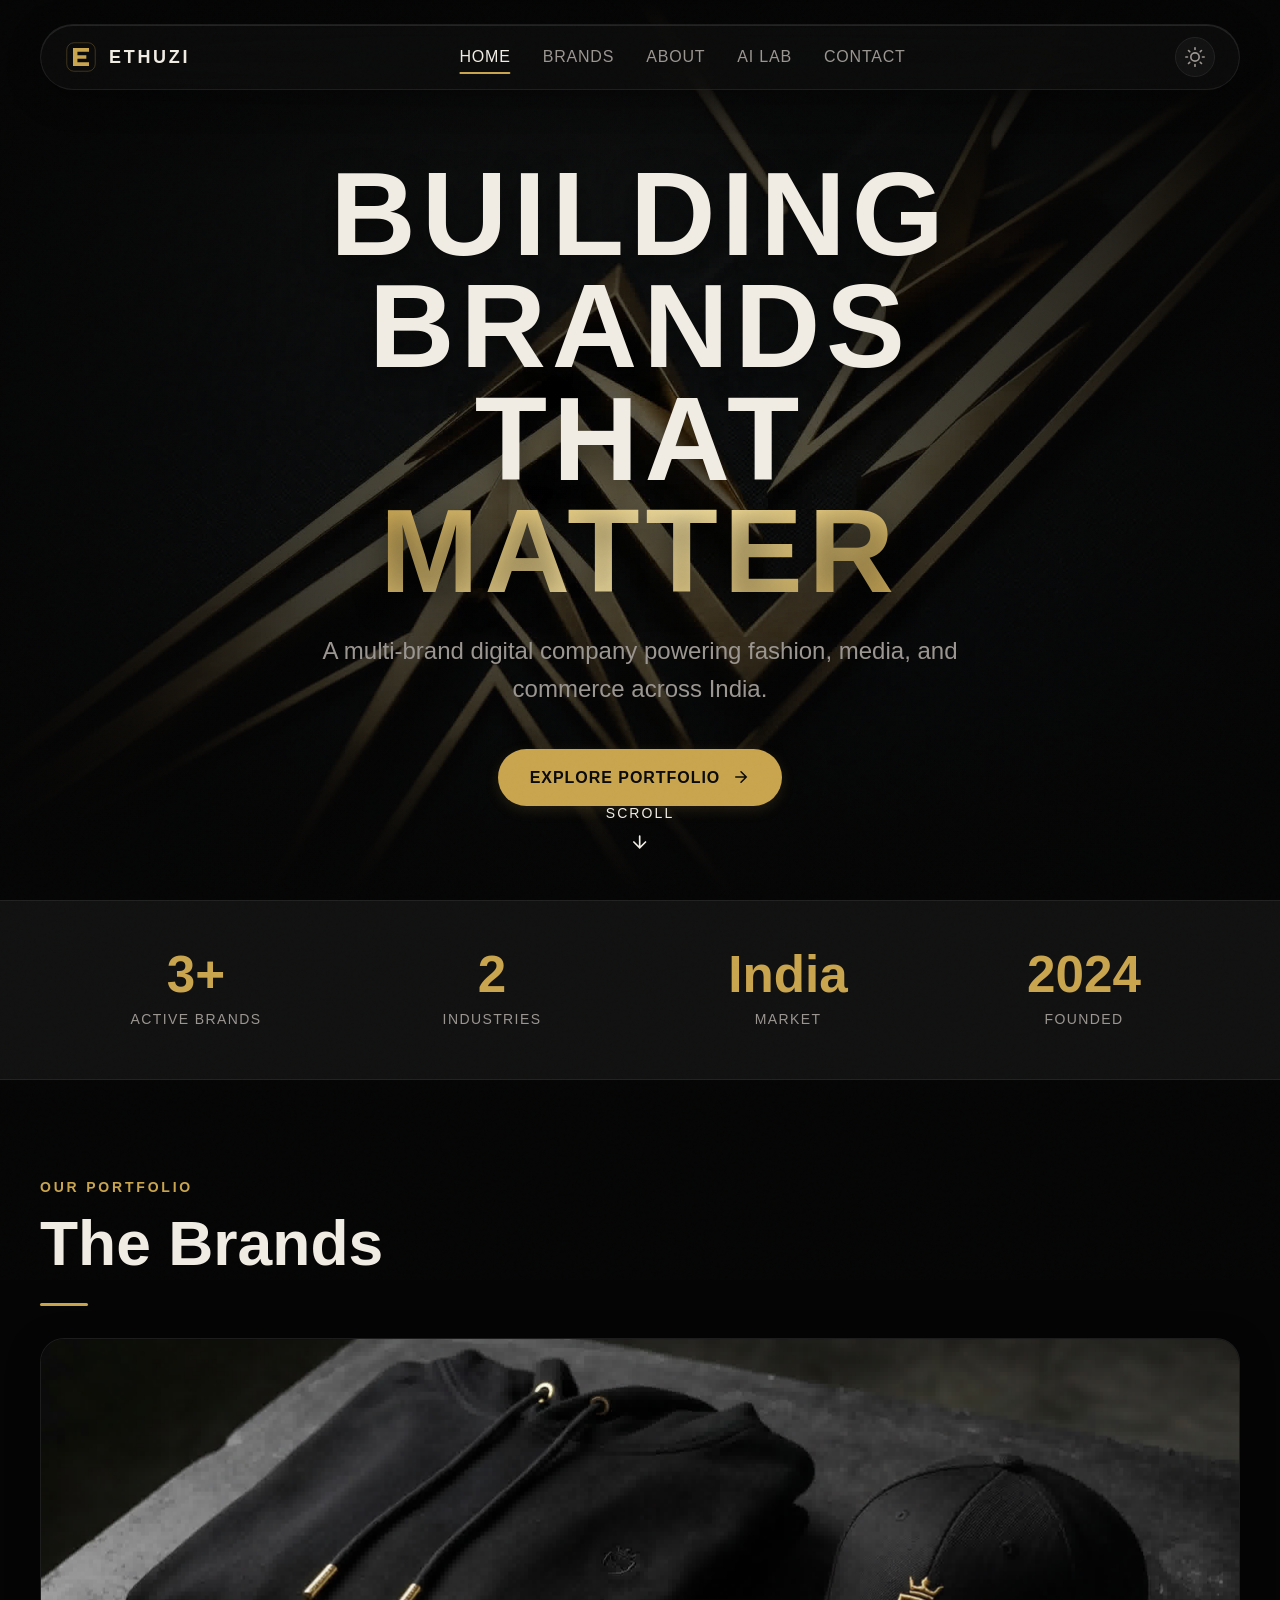
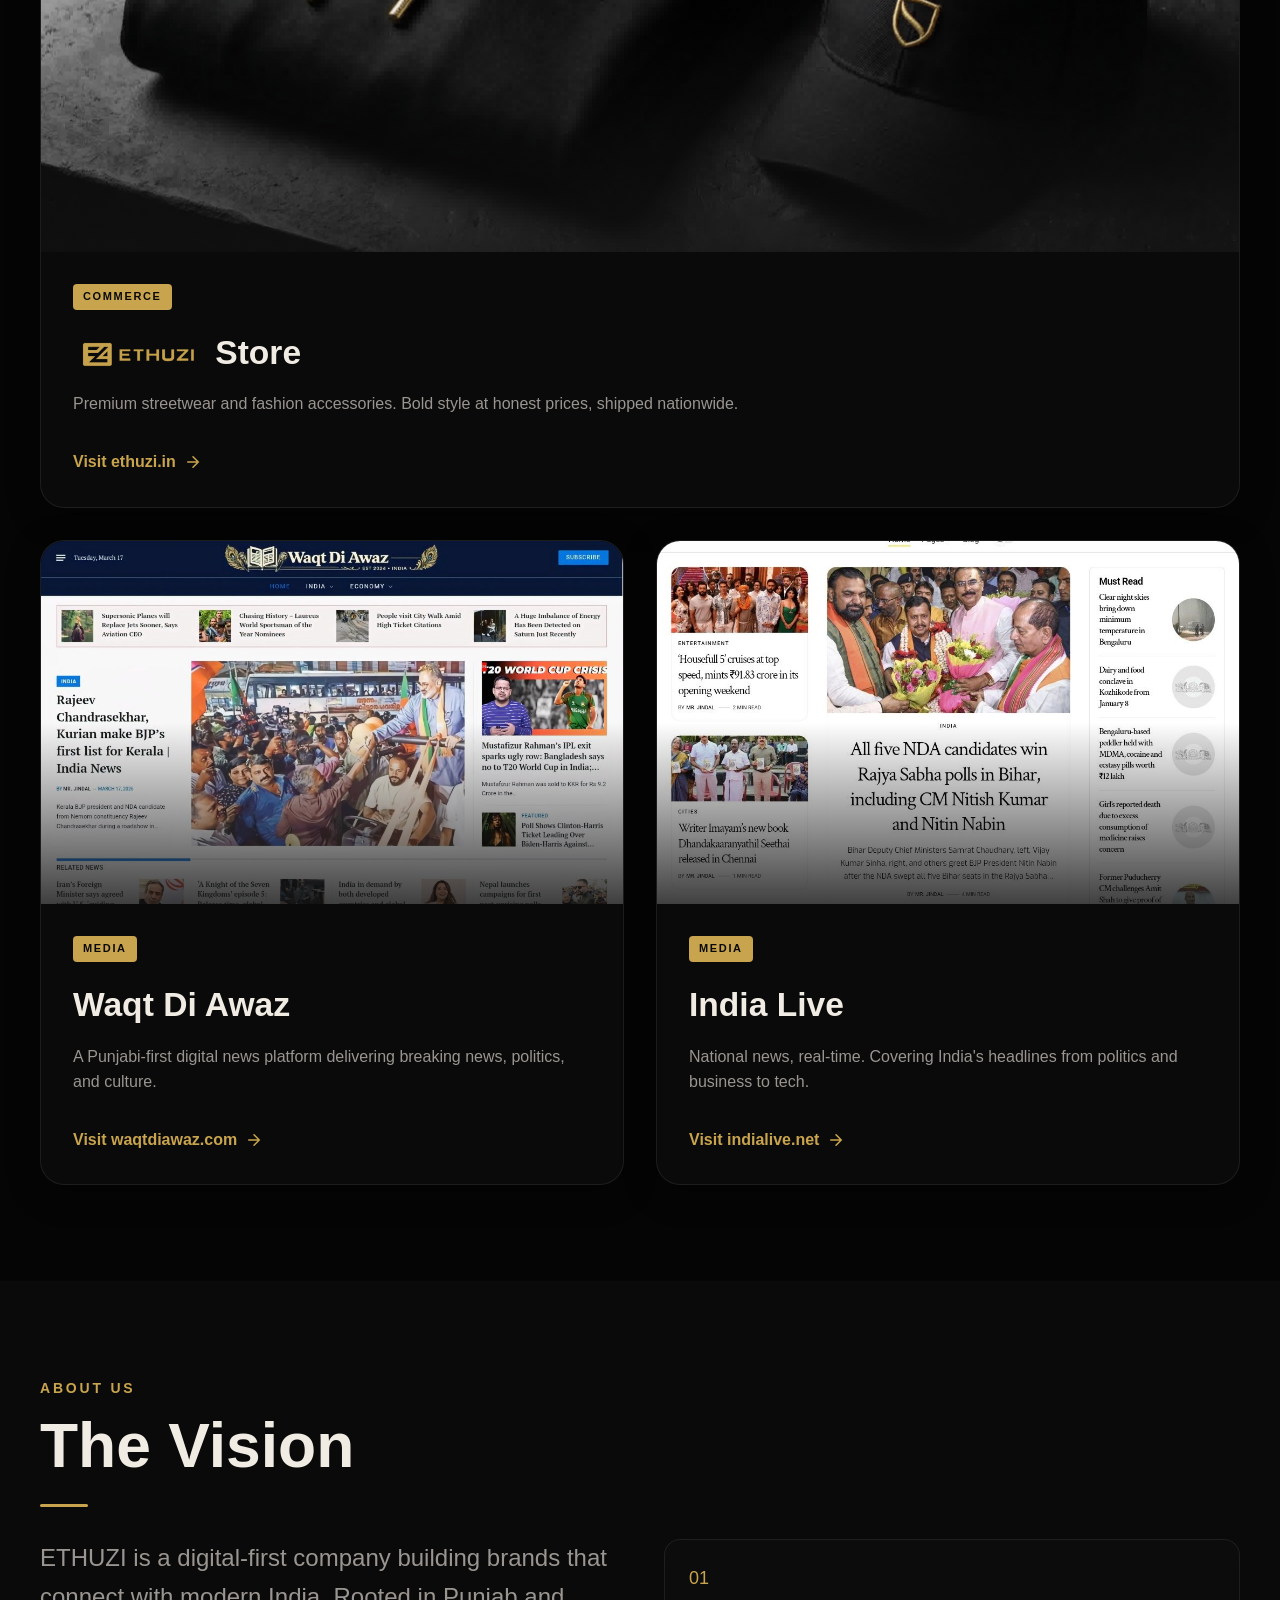
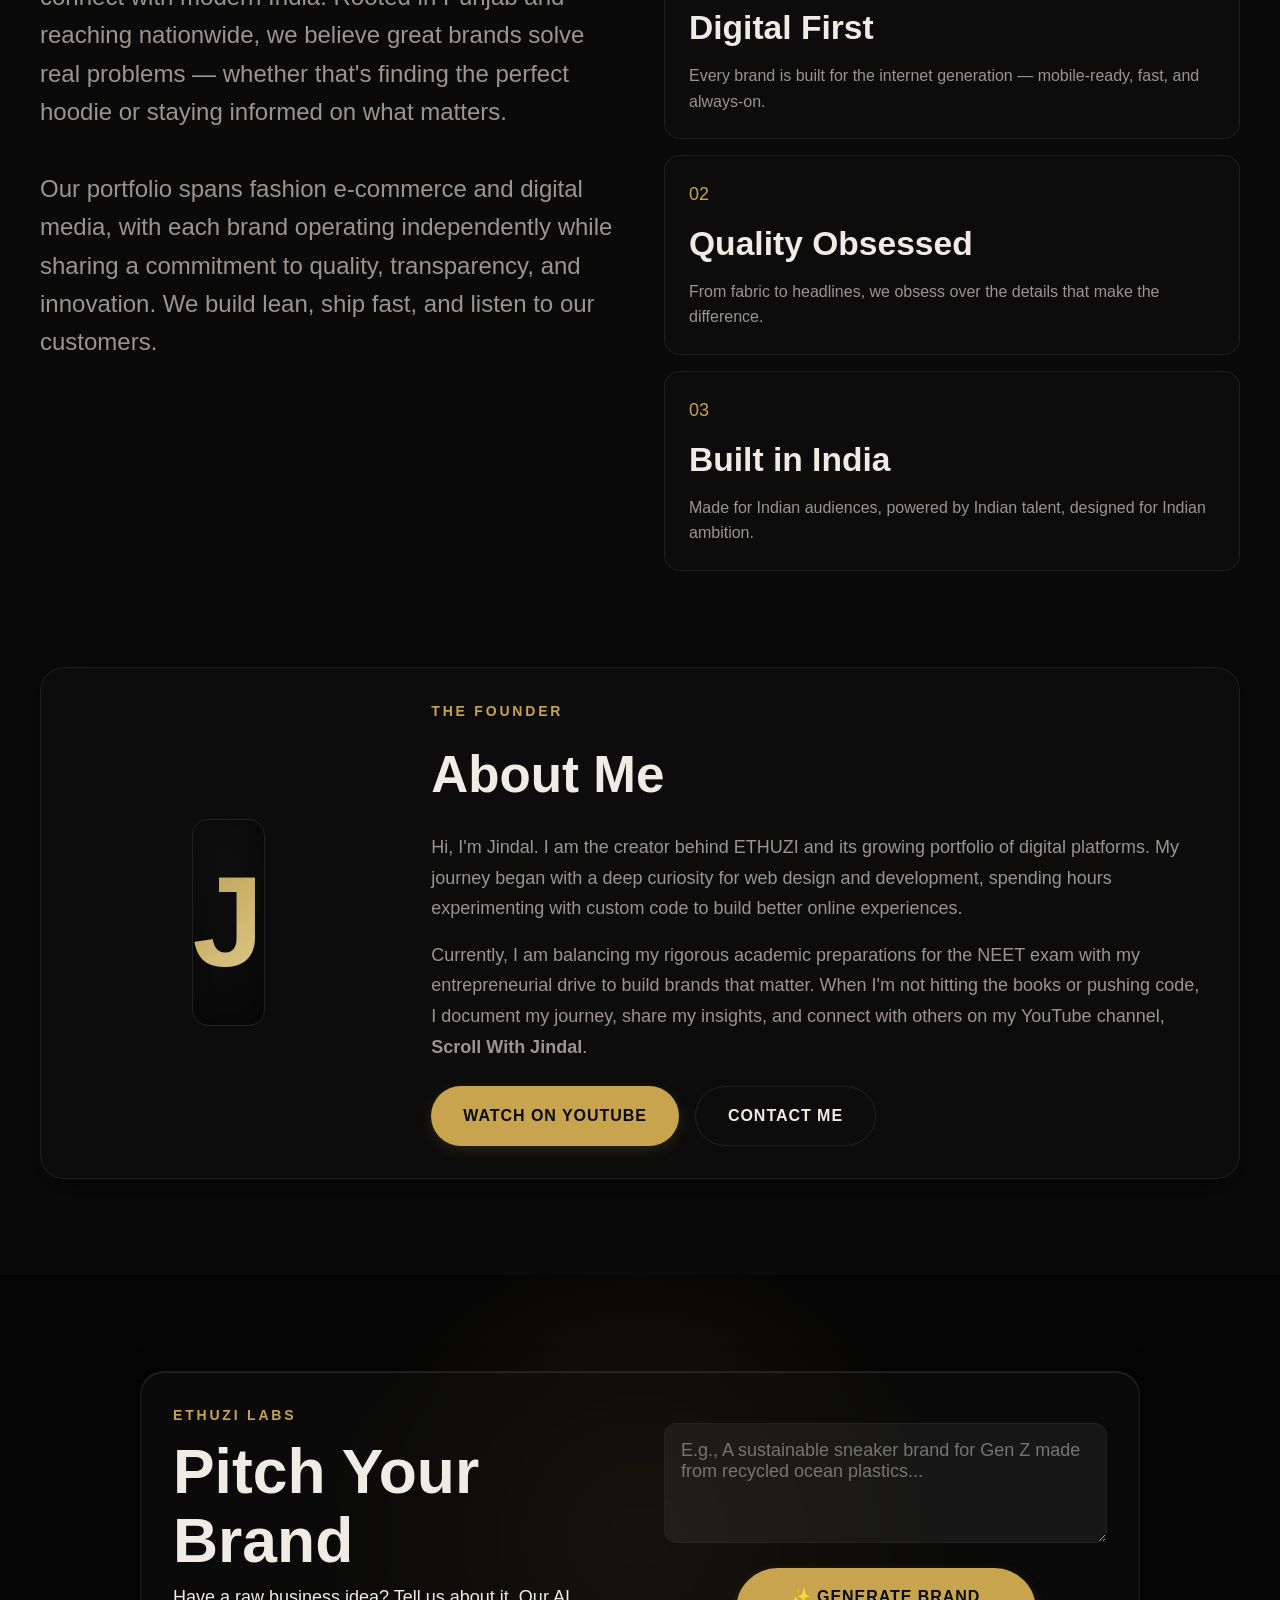
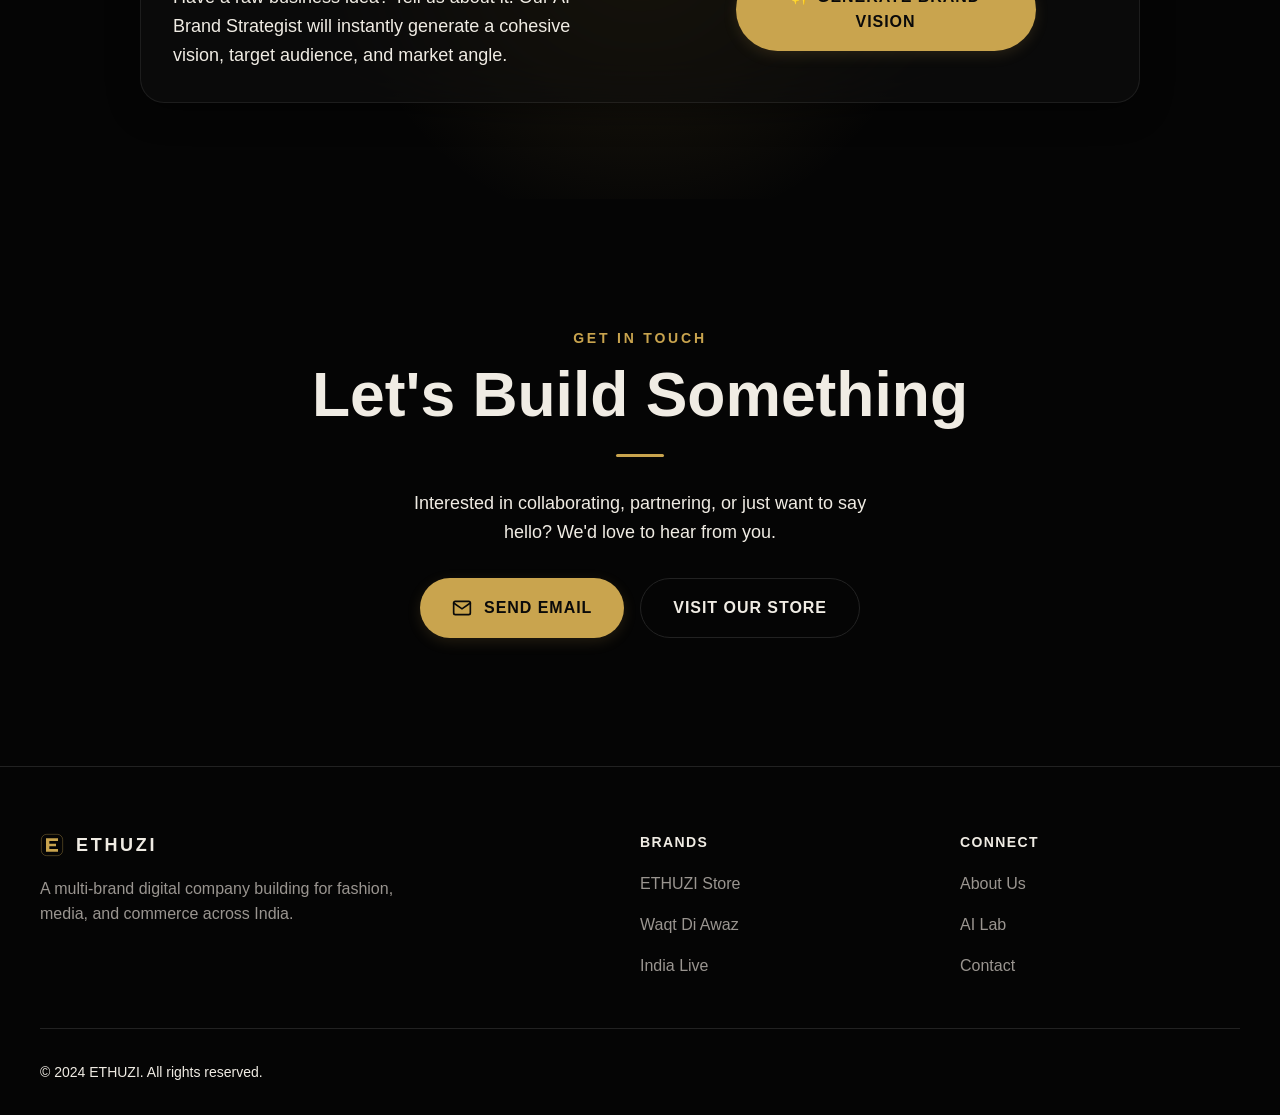
<file: index.html>
<!DOCTYPE html>
<html lang="en" data-theme="dark">
<head>
<meta charset="UTF-8">
<meta name="viewport" content="width=device-width, initial-scale=1.0, maximum-scale=1.0, user-scalable=no">
<title>ETHUZI — Building Brands That Matter</title>
<meta name="description" content="ETHUZI is a multi-brand digital company powering fashion, media, and commerce across India.">

<link href="https://api.fontshare.com/v2/css?f[]=clash-display@400,500,600,700&f[]=satoshi@300,400,500,600,700&display=swap" rel="stylesheet">
<link rel="icon" href="data:image/svg+xml,<svg xmlns='http://www.w3.org/2000/svg' viewBox='0 0 32 32'><rect width='32' height='32' rx='4' fill='%23c9a44e'/><text x='16' y='22' font-family='sans-serif' font-size='18' font-weight='700' fill='%230a0a0a' text-anchor='middle'>E</text></svg>">

<style>
/* ============================================================
   BASE & RESET
   ============================================================ */
*, *::before, *::after { box-sizing: border-box; margin: 0; padding: 0; }
html {
  -moz-text-size-adjust: none; -webkit-text-size-adjust: none; text-size-adjust: none;
  -webkit-font-smoothing: antialiased; -moz-osx-font-smoothing: grayscale;
  text-rendering: optimizeLegibility; scroll-behavior: smooth;
  scroll-padding-top: 120px; /* Offset for floating header */
}
body {
  min-height: 100dvh; line-height: 1.6;
  font-family: var(--font-body, sans-serif); font-size: var(--text-base);
  color: var(--color-text); background-color: var(--color-bg);
  overflow-x: hidden;
  /* Prevent bottom nav from overlapping footer on mobile */
  padding-bottom: 80px; 
}
@media (min-width: 769px) { body { padding-bottom: 0; } }

img, svg { display: block; max-width: 100%; height: auto; }
ul[role="list"] { list-style: none; }
button { cursor: pointer; background: none; border: none; font: inherit; color: inherit; }
a { color: inherit; transition: all var(--transition-interactive); }

::selection { background: var(--color-accent-highlight); color: var(--color-text); }
:focus-visible { outline: 2px solid var(--color-accent); outline-offset: 3px; border-radius: var(--radius-sm); }

/* ============================================================
   DESIGN TOKENS & VARIABLES
   ============================================================ */
:root {
  /* Type Scale - Adjusted clamps for better mobile view */
  --text-xs: clamp(0.75rem, 0.7rem + 0.25vw, 0.875rem);
  --text-sm: clamp(0.875rem, 0.8rem + 0.35vw, 1rem);
  --text-base: clamp(1rem, 0.95rem + 0.25vw, 1.125rem);
  --text-lg: clamp(1.125rem, 1rem + 0.75vw, 1.5rem);
  --text-xl: clamp(1.25rem, 1.1rem + 1.25vw, 2.25rem);
  --text-2xl: clamp(1.75rem, 1.2rem + 2.5vw, 3.5rem);
  --text-3xl: clamp(2rem, 1.5rem + 3vw, 4rem);
  --text-hero: clamp(2.5rem, 1rem + 8vw, 8.5rem); /* Scaled down minimum for mobile */

  /* Spacing */
  --space-1: 0.25rem; --space-2: 0.5rem; --space-3: 0.75rem; --space-4: 1rem;
  --space-6: 1.5rem; --space-8: 2rem; --space-10: 2.5rem; --space-12: 3rem;
  --space-16: 4rem; --space-24: 6rem; --space-32: 8rem;

  /* Layout */
  --content-wide: 1200px;
  
  /* Radii */
  --radius-sm: 0.375rem; --radius-md: 0.5rem; --radius-lg: 0.75rem;
  --radius-xl: 1rem; --radius-2xl: 1.5rem; --radius-full: 9999px;

  /* Transitions */
  --transition-fast: 150ms cubic-bezier(0.16, 1, 0.3, 1);
  --transition-interactive: 300ms cubic-bezier(0.16, 1, 0.3, 1);
  --transition-smooth: 500ms cubic-bezier(0.16, 1, 0.3, 1);
  --ease-out: cubic-bezier(0.16, 1, 0.3, 1);

  /* Fonts */
  --font-display: 'Clash Display', sans-serif;
  --font-body: 'Satoshi', sans-serif;
}

/* Dark Theme (Default) */
:root, [data-theme="dark"] {
  --color-bg: #050505;
  --color-surface: #111111;
  --color-surface-offset: #0a0a0a;
  --color-border: #222;
  --color-text: #f0ece4;
  --color-text-muted: #9a9590;
  --color-text-inverse: #0a0a0a;
  
  --color-accent: #c9a44e;
  --color-accent-hover: #e0bb62;
  --color-accent-highlight: rgba(201, 164, 78, 0.15);
  
  /* Liquid Glass Dark */
  --glass-bg: rgba(15, 15, 15, 0.65);
  --glass-border: rgba(255, 255, 255, 0.08);
  --glass-shadow: 0 8px 32px rgba(0, 0, 0, 0.4);
  --glass-inset: inset 0 1px 0 rgba(255, 255, 255, 0.1);
  
  --input-bg: rgba(255, 255, 255, 0.05);
}

/* Light Theme */
[data-theme="light"] {
  --color-bg: #f5f2ed;
  --color-surface: #ffffff;
  --color-surface-offset: #ece8e1;
  --color-border: #dcd7ce;
  --color-text: #1a1715;
  --color-text-muted: #6b6560;
  --color-text-inverse: #ffffff;
  
  --color-accent: #9e7c2e;
  --color-accent-hover: #8a6b25;
  --color-accent-highlight: rgba(158, 124, 46, 0.1);

  /* Liquid Glass Light */
  --glass-bg: rgba(255, 255, 255, 0.7);
  --glass-border: rgba(0, 0, 0, 0.06);
  --glass-shadow: 0 8px 32px rgba(0, 0, 0, 0.05);
  --glass-inset: inset 0 1px 0 rgba(255, 255, 255, 0.6);
  
  --input-bg: rgba(0, 0, 0, 0.03);
}

/* ============================================================
   LIQUID GLASS UTILITY
   ============================================================ */
.glass-panel {
  background: var(--glass-bg);
  backdrop-filter: blur(24px) saturate(180%);
  -webkit-backdrop-filter: blur(24px) saturate(180%);
  border: 1px solid var(--glass-border);
  box-shadow: var(--glass-shadow), var(--glass-inset);
}

/* ============================================================
   GLOBAL COMPONENTS
   ============================================================ */
.grain-overlay {
  position: fixed; inset: 0; pointer-events: none; z-index: 9999;
  opacity: 0.03; mix-blend-mode: overlay;
}
[data-theme="light"] .grain-overlay { opacity: 0.05; mix-blend-mode: multiply; }

.divider-line {
  width: 48px; height: 3px; background: var(--color-accent);
  margin-bottom: var(--space-8); border-radius: var(--radius-full);
}

.btn {
  display: inline-flex; align-items: center; justify-content: center; gap: var(--space-3);
  padding: var(--space-4) var(--space-8); border-radius: var(--radius-full);
  font-size: var(--text-sm); font-weight: 600; letter-spacing: 0.06em; text-transform: uppercase;
  text-decoration: none; transition: all var(--transition-interactive);
}
.btn:disabled {
  opacity: 0.6;
  cursor: not-allowed;
}
.btn--primary {
  background: var(--color-accent); color: var(--color-text-inverse);
  box-shadow: 0 4px 14px var(--color-accent-highlight);
}
.btn--primary:hover:not(:disabled) {
  background: var(--color-accent-hover); transform: translateY(-2px);
  box-shadow: 0 8px 24px var(--color-accent-highlight);
}
.btn--outline {
  background: transparent; color: var(--color-text);
  border: 1px solid var(--color-border);
}
.btn--outline:hover:not(:disabled) {
  border-color: var(--color-accent); color: var(--color-accent); transform: translateY(-2px);
}

/* ============================================================
   HEADER (DESKTOP)
   ============================================================ */
.header {
  position: fixed; top: var(--space-6); left: 50%; transform: translateX(-50%);
  width: calc(100% - var(--space-8)); max-width: var(--content-wide);
  border-radius: var(--radius-full); z-index: 100;
  padding: var(--space-3) var(--space-6);
  display: flex; align-items: center; justify-content: space-between;
  transition: all 0.4s var(--ease-out);
}
.header--scrolled {
  padding: var(--space-2) var(--space-5);
  width: calc(100% - var(--space-4));
}

.header__logo {
  display: flex; align-items: center; gap: var(--space-3); text-decoration: none;
}
.header__logo svg { width: 32px; height: 32px; color: var(--color-accent); }
.header__brand-name {
  font-family: var(--font-display); font-size: var(--text-base);
  font-weight: 600; letter-spacing: 0.15em; text-transform: uppercase;
}

.header__nav { display: flex; align-items: center; gap: var(--space-8); }
.header__nav a {
  font-size: var(--text-sm); font-weight: 500; letter-spacing: 0.05em; text-transform: uppercase;
  color: var(--color-text-muted); text-decoration: none; position: relative;
  padding: var(--space-1) 0;
}
.header__nav a::after {
  content: ''; position: absolute; bottom: 0; left: 50%; transform: translateX(-50%);
  width: 0; height: 2px; background: var(--color-accent); border-radius: 2px;
  transition: width var(--transition-interactive);
}
.header__nav a:hover, .header__nav a.active { color: var(--color-text); }
.header__nav a:hover::after, .header__nav a.active::after { width: 100%; }

.theme-toggle {
  width: 40px; height: 40px; border-radius: var(--radius-full);
  display: flex; align-items: center; justify-content: center;
  color: var(--color-text-muted); background: rgba(255,255,255,0.03);
  border: 1px solid var(--color-border);
  transition: all var(--transition-fast);
}
.theme-toggle:hover { color: var(--color-accent); background: var(--color-accent-highlight); border-color: transparent;}

/* ============================================================
   MOBILE HEADER & LIQUID NAV (DOCK)
   ============================================================ */
.mobile-liquid-nav { display: none; }

@media (max-width: 768px) {
  .header {
    top: var(--space-3); width: calc(100% - var(--space-4));
    padding: var(--space-2) var(--space-4);
  }
  .header__nav { display: none; } 
  .header__brand-name { font-size: 14px; }
  .header__logo svg { width: 28px; height: 28px; }
  .theme-toggle { width: 36px; height: 36px; }
  
  .mobile-liquid-nav {
    display: flex; position: fixed; bottom: var(--space-4); left: 50%; transform: translateX(-50%);
    width: max-content; max-width: 90%; z-index: 100;
    padding: var(--space-2); gap: var(--space-2);
    border-radius: var(--radius-full);
    justify-content: space-between;
    box-shadow: 0 10px 40px rgba(0,0,0,0.6), inset 0 1px 0 rgba(255,255,255,0.1);
  }
  [data-theme="light"] .mobile-liquid-nav {
    box-shadow: 0 10px 40px rgba(0,0,0,0.15), inset 0 1px 0 rgba(255,255,255,0.6);
  }

  .mobile-liquid-nav a {
    display: flex; align-items: center; justify-content: center;
    width: 44px; height: 44px; /* Larger circular touch target */
    border-radius: 50%;
    color: var(--color-text-muted); text-decoration: none;
    transition: all 0.3s cubic-bezier(0.4, 0, 0.2, 1);
  }
  .mobile-liquid-nav a svg { width: 20px; height: 20px; opacity: 0.8; }
  
  .mobile-liquid-nav a.active {
    color: var(--color-text-inverse);
    background: var(--color-accent);
    box-shadow: 0 4px 12px var(--color-accent-highlight);
    transform: translateY(-2px);
  }
  .mobile-liquid-nav a.active svg { opacity: 1; color: var(--color-text-inverse); }
}

/* ============================================================
   HERO SECTION
   ============================================================ */
.hero {
  position: relative; min-height: 100dvh; display: flex; align-items: center; justify-content: center;
  overflow: hidden; padding-top: var(--space-16);
}
.hero__bg { position: absolute; inset: 0; z-index: 0; }
.hero__bg img {
  width: 100%; height: 100%; object-fit: cover; opacity: 0.4;
  transform: scale(1.05); animation: subtleZoom 20s infinite alternate linear;
}
@keyframes subtleZoom { from { transform: scale(1.02); } to { transform: scale(1.08); } }

.hero__overlay {
  position: absolute; inset: 0; z-index: 1;
  background: radial-gradient(circle at center, transparent 0%, var(--color-bg) 100%),
              linear-gradient(to bottom, var(--color-bg) 0%, transparent 20%, transparent 80%, var(--color-bg) 100%);
}

.hero__content { position: relative; z-index: 2; text-align: center; max-width: 900px; padding: 0 var(--space-4); }
.hero__title {
  font-family: var(--font-display); font-size: var(--text-hero); font-weight: 700;
  letter-spacing: 0.05em; text-transform: uppercase; line-height: 0.95;
  margin-bottom: var(--space-6); text-shadow: 0 10px 30px rgba(0,0,0,0.5);
}
.hero__accent {
  background: linear-gradient(135deg, var(--color-accent) 0%, #ffeaa7 50%, var(--color-accent) 100%);
  -webkit-background-clip: text; -webkit-text-fill-color: transparent;
}
[data-theme="light"] .hero__accent {
  background: linear-gradient(135deg, var(--color-accent) 0%, #634b17 100%);
  -webkit-background-clip: text; -webkit-text-fill-color: transparent;
}
.hero__subtitle {
  font-size: var(--text-lg); color: var(--color-text-muted); max-width: 50ch;
  margin: 0 auto var(--space-8); font-weight: 400;
}
@media (min-width: 768px) { .hero__subtitle { margin-bottom: var(--space-10); } }

.hero__scroll-hint {
  position: absolute; bottom: calc(var(--space-12) + 60px); left: 50%; transform: translateX(-50%); z-index: 2;
  display: flex; flex-direction: column; align-items: center; gap: var(--space-2);
  font-size: var(--text-xs); letter-spacing: 0.15em; text-transform: uppercase; color: var(--color-text-faint);
}
@media (min-width: 768px) { .hero__scroll-hint { bottom: var(--space-12); } }
.hero__scroll-hint svg { animation: bounce 2s infinite; }
@keyframes bounce { 0%, 100% { transform: translateY(0); } 50% { transform: translateY(10px); } }

/* ============================================================
   SECTIONS & GRIDS
   ============================================================ */
.section { padding: var(--space-16) var(--space-4); }
@media (min-width: 768px) { .section { padding: var(--space-24) var(--space-6); } }

.section__inner { max-width: var(--content-wide); margin: 0 auto; }
.section__label {
  font-size: var(--text-xs); font-weight: 600; letter-spacing: 0.2em; text-transform: uppercase;
  color: var(--color-accent); margin-bottom: var(--space-3); display: block;
}
.section__heading {
  font-family: var(--font-display); font-size: var(--text-3xl); font-weight: 600;
  margin-bottom: var(--space-6); line-height: 1.1;
}

/* Stats */
.stats {
  border-top: 1px solid var(--color-border); border-bottom: 1px solid var(--color-border);
  background: var(--color-surface);
}
.stats__inner {
  max-width: var(--content-wide); margin: 0 auto; display: grid; grid-template-columns: repeat(2, 1fr);
  gap: var(--space-6); padding: var(--space-8) var(--space-4);
}
@media (min-width: 768px) { 
  .stats__inner { grid-template-columns: repeat(4, 1fr); gap: var(--space-8); padding: var(--space-12) var(--space-6); } 
}
.stat { text-align: center; }
.stat__number { font-family: var(--font-display); font-size: var(--text-2xl); font-weight: 700; color: var(--color-accent); line-height: 1; }
.stat__label { font-size: var(--text-xs); color: var(--color-text-muted); letter-spacing: 0.1em; text-transform: uppercase; margin-top: var(--space-2); display: block; }

/* Brands Portfolio */
.brands-grid { display: grid; gap: var(--space-4); }
@media (min-width: 768px) {
  .brands-grid { grid-template-columns: 1fr 1fr; gap: var(--space-8); }
  .brands-grid .brand-card:first-child { grid-column: 1 / -1; }
}

.brand-card {
  display: flex; flex-direction: column; border-radius: var(--radius-xl); overflow: hidden;
  text-decoration: none; position: relative;
  transition: all var(--transition-smooth);
}
@media (min-width: 768px) { .brand-card { border-radius: var(--radius-2xl); } }

.brand-card {
  background: var(--glass-bg); backdrop-filter: blur(12px); -webkit-backdrop-filter: blur(12px);
  border: 1px solid var(--glass-border); box-shadow: var(--glass-shadow);
}
.brand-card:hover {
  transform: translateY(-4px); border-color: rgba(201, 164, 78, 0.4);
  box-shadow: 0 20px 40px rgba(0,0,0,0.5), 0 0 40px var(--color-accent-highlight);
}
@media (min-width: 768px) { .brand-card:hover { transform: translateY(-8px); } }
[data-theme="light"] .brand-card:hover {
  box-shadow: 0 20px 40px rgba(0,0,0,0.1), 0 0 40px var(--color-accent-highlight);
}

.brand-card__image { aspect-ratio: 16/10; overflow: hidden; position: relative; }
.brand-card:first-child .brand-card__image { aspect-ratio: 21/9; }
@media (max-width: 768px) { .brand-card:first-child .brand-card__image { aspect-ratio: 16/10; } }

.brand-card__image::after {
  content: ''; position: absolute; inset: 0;
  background: linear-gradient(to top, var(--color-surface) 0%, transparent 50%); opacity: 0.8;
}
.brand-card__image img { width: 100%; height: 100%; object-fit: cover; transition: transform 0.8s var(--ease-out); }
.brand-card:hover .brand-card__image img { transform: scale(1.05); }

.brand-card__body { padding: var(--space-6); flex: 1; display: flex; flex-direction: column; position: relative; z-index: 2; }
@media (min-width: 768px) { .brand-card__body { padding: var(--space-8); } }

.brand-card__tag {
  align-self: flex-start; font-size: 11px; font-weight: 700; letter-spacing: 0.15em; text-transform: uppercase;
  color: var(--color-text-inverse); background: var(--color-accent); padding: 4px 10px; border-radius: 4px;
  margin-bottom: var(--space-4);
}
.brand-card__name {
  font-family: var(--font-display); font-size: var(--text-xl); font-weight: 600; margin-bottom: var(--space-3);
  display: flex; align-items: center; gap: var(--space-3);
}
.brand-card__logo-img { height: 28px; width: auto; object-fit: contain; }
@media (min-width: 768px) { .brand-card__logo-img { height: 32px; } }
.brand-card__logo-img--light { display: none; }
[data-theme="dark"] .brand-card__logo-img--dark { display: inline-block; }
[data-theme="light"] .brand-card__logo-img--light { display: inline-block; }
[data-theme="light"] .brand-card__logo-img--dark { display: none; }

.brand-card__desc { font-size: var(--text-sm); color: var(--color-text-muted); margin-bottom: var(--space-6); flex: 1; }
@media (min-width: 768px) { .brand-card__desc { margin-bottom: var(--space-8); } }

.brand-card__link {
  display: inline-flex; align-items: center; gap: var(--space-2); font-size: var(--text-sm); font-weight: 600;
  color: var(--color-accent); transition: gap var(--transition-interactive);
}
.brand-card:hover .brand-card__link { gap: var(--space-4); }

/* About & Founder Block */
.about-section { background: var(--color-surface-offset); }
.about-grid { display: grid; gap: var(--space-8); }
@media (min-width: 768px) { .about-grid { grid-template-columns: 1fr 1fr; gap: var(--space-12); } }
.about__text { font-size: var(--text-base); color: var(--color-text-muted); line-height: 1.6; }
@media (min-width: 768px) { .about__text { font-size: var(--text-lg); } }

.values-list { display: grid; gap: var(--space-4); }
.value-item {
  padding: var(--space-6); border-radius: var(--radius-xl); transition: all var(--transition-interactive);
}
.value-item {
  background: var(--glass-bg); backdrop-filter: blur(12px); border: 1px solid var(--glass-border);
}
.value-item:hover { border-color: var(--color-accent); transform: translateX(8px); }
.value-item__number { font-family: var(--font-display); font-size: var(--text-base); color: var(--color-accent); margin-bottom: var(--space-2); }
.value-item__title { font-family: var(--font-display); font-size: var(--text-lg); font-weight: 600; margin-bottom: var(--space-2); }
@media (min-width: 768px) { .value-item__title { font-size: var(--text-xl); } }
.value-item__desc { color: var(--color-text-muted); font-size: var(--text-sm); }

/* Founder Layout Enhancements */
.founder-block {
  margin-top: var(--space-12); padding: var(--space-6); border-radius: var(--radius-xl); 
  border: 1px solid var(--glass-border); background: var(--glass-bg); 
  backdrop-filter: blur(12px); box-shadow: var(--glass-shadow);
}
@media (min-width: 768px) {
  .founder-block { margin-top: var(--space-24); padding: var(--space-8); border-radius: var(--radius-2xl); }
}

.founder-grid { display: grid; gap: var(--space-6); align-items: center; text-align: center; }
@media (min-width: 768px) {
  .founder-grid { grid-template-columns: 1fr 2.5fr; gap: var(--space-12); text-align: left; }
}
.founder-monogram {
  aspect-ratio: 1; border-radius: var(--radius-xl);
  background: linear-gradient(135deg, var(--color-surface), var(--color-surface-offset));
  border: 1px solid var(--color-border);
  display: flex; align-items: center; justify-content: center;
  box-shadow: inset 0 0 40px rgba(0,0,0,0.5);
  max-width: 160px; margin: 0 auto; width: 100%;
}
@media (min-width: 768px) {
  .founder-monogram { max-width: none; width: auto; }
}
.founder-monogram span {
  font-family: var(--font-display); font-size: 5rem; font-weight: 700;
  background: linear-gradient(135deg, var(--color-accent) 0%, #ffeaa7 100%);
  -webkit-background-clip: text; -webkit-text-fill-color: transparent;
  opacity: 0.9;
}
@media (min-width: 768px) {
  .founder-monogram span { font-size: 8rem; }
}
[data-theme="light"] .founder-monogram {
  background: linear-gradient(135deg, var(--color-surface), var(--color-bg));
  box-shadow: inset 0 0 40px rgba(0,0,0,0.05);
}
.founder-content-wrapper { flex: 1; max-width: 800px; margin: 0 auto; }
.founder-btns { display: flex; gap: var(--space-3); flex-wrap: wrap; justify-content: center; margin-top: var(--space-6); }
@media (min-width: 768px) {
  .founder-btns { justify-content: flex-start; gap: var(--space-4); }
}

/* ============================================================
   AI BRAND SIMULATOR
   ============================================================ */
.ai-section {
  position: relative;
  overflow: hidden;
}
.ai-section::before {
  content: '';
  position: absolute;
  top: 50%;
  left: 50%;
  width: 600px;
  height: 600px;
  transform: translate(-50%, -50%);
  background: radial-gradient(circle, var(--color-accent-highlight) 0%, transparent 70%);
  z-index: 0;
  pointer-events: none;
}
.ai-container {
  position: relative;
  z-index: 2;
  max-width: 800px;
  margin: 0 auto;
  padding: var(--space-6);
  border-radius: var(--radius-xl);
}
@media (min-width: 768px) { .ai-container { padding: var(--space-8); border-radius: var(--radius-2xl); } }

.ai-header-content { text-align: center; margin-bottom: var(--space-6); }
@media (min-width: 768px) { .ai-header-content { margin-bottom: var(--space-8); } }
.ai-header-content .section__label { text-align: center; }
.ai-header-content .section__heading { text-align: center; margin-bottom: var(--space-2); }
.ai-header-content .section__description { margin: 0 auto; max-width: 60ch; }
.ai-interactive-content { text-align: center; }

@media (min-width: 992px) {
  .ai-container { 
    max-width: 1000px; display: grid; grid-template-columns: 1fr 1fr; 
    gap: var(--space-12); align-items: center;
  }
  .ai-header-content { text-align: left; margin-bottom: 0; }
  .ai-header-content .section__label { text-align: left; }
  .ai-header-content .section__heading { text-align: left; }
  .ai-header-content .section__description { margin: 0; }
  .ai-interactive-content { text-align: left; }
  .ai-btn-wrapper { display: flex; justify-content: flex-start; }
}

.ai-textarea {
  width: 100%;
  min-height: 100px;
  padding: var(--space-3);
  border-radius: var(--radius-md);
  background: var(--input-bg);
  border: 1px solid var(--color-border);
  color: var(--color-text);
  font-family: var(--font-body);
  font-size: var(--text-sm);
  resize: vertical;
  margin-bottom: var(--space-4);
  transition: border-color var(--transition-interactive);
}
@media (min-width: 768px) {
  .ai-textarea { min-height: 120px; padding: var(--space-4); border-radius: var(--radius-lg); font-size: var(--text-base); }
}
.ai-textarea:focus {
  outline: none;
  border-color: var(--color-accent);
}
.ai-output-container {
  margin-top: var(--space-6);
  text-align: left;
  display: none;
  animation: slideUp 0.5s var(--ease-out) forwards;
}
@keyframes slideUp {
  from { opacity: 0; transform: translateY(20px); }
  to { opacity: 1; transform: translateY(0); }
}
.ai-card {
  padding: var(--space-4);
  border-radius: var(--radius-lg);
  background: var(--input-bg);
  border: 1px solid var(--color-border);
  border-left: 4px solid var(--color-accent);
}
@media (min-width: 768px) { .ai-card { padding: var(--space-6); border-radius: var(--radius-xl); } }

.ai-card-title {
  font-family: var(--font-display);
  font-size: var(--text-base);
  font-weight: 600;
  color: var(--color-accent);
  margin-bottom: var(--space-2);
}
@media (min-width: 768px) { .ai-card-title { font-size: var(--text-lg); } }

.ai-card-text {
  font-size: var(--text-sm);
  color: var(--color-text);
  margin-bottom: var(--space-3);
  line-height: 1.5;
}
@media (min-width: 768px) { .ai-card-text { font-size: var(--text-base); margin-bottom: var(--space-4); } }

.ai-card-label {
  font-size: var(--text-xs);
  font-weight: 700;
  letter-spacing: 0.1em;
  text-transform: uppercase;
  color: var(--color-text-muted);
  margin-bottom: var(--space-1);
}

.spinner {
  display: none;
  width: 20px;
  height: 20px;
  border: 3px solid rgba(255,255,255,0.3);
  border-radius: 50%;
  border-top-color: #fff;
  animation: spin 1s ease-in-out infinite;
  margin: 0 auto;
}
@media (min-width: 768px) { .spinner { width: 24px; height: 24px; } }
@keyframes spin { to { transform: rotate(360deg); } }

/* Contact */
.cta-section { text-align: center; padding: var(--space-24) var(--space-4); }
@media (min-width: 768px) { .cta-section { padding: var(--space-32) var(--space-6); } }
.cta-section .divider-line { margin-inline: auto; }
.cta-section .section__description { margin: 0 auto var(--space-6); max-width: 50ch; }
@media (min-width: 768px) { .cta-section .section__description { margin-bottom: var(--space-8); } }
.cta-buttons { display: flex; justify-content: center; gap: var(--space-3); flex-wrap: wrap; }
@media (min-width: 768px) { .cta-buttons { gap: var(--space-4); } }

/* Footer */
.footer { padding: var(--space-10) var(--space-4) var(--space-6); border-top: 1px solid var(--color-border); }
@media (min-width: 768px) { .footer { padding: var(--space-16) var(--space-6) var(--space-8); } }

.footer__inner { max-width: var(--content-wide); margin: 0 auto; }
.footer__top { display: grid; gap: var(--space-8); margin-bottom: var(--space-8); text-align: center; }
@media (min-width: 768px) { .footer__top { grid-template-columns: 2fr 1fr 1fr; gap: var(--space-10); margin-bottom: var(--space-12); text-align: left; } }

.footer__top > div:first-child p { margin: 0 auto; }
@media (min-width: 768px) { .footer__top > div:first-child p { margin: 0; } }
.header__logo { justify-content: center; }
@media (min-width: 768px) { .header__logo { justify-content: flex-start; } }

.footer__col-title { font-size: var(--text-xs); font-weight: 600; letter-spacing: 0.1em; text-transform: uppercase; color: var(--color-text-faint); margin-bottom: var(--space-3); }
@media (min-width: 768px) { .footer__col-title { margin-bottom: var(--space-4); } }

.footer__links { display: flex; flex-direction: column; gap: var(--space-2); }
@media (min-width: 768px) { .footer__links { gap: var(--space-3); } }
.footer__links a { color: var(--color-text-muted); text-decoration: none; transition: color var(--transition-fast); font-size: var(--text-sm); }
.footer__links a:hover { color: var(--color-accent); }

.footer__bottom { display: flex; flex-direction: column; align-items: center; justify-content: center; gap: var(--space-3); padding-top: var(--space-6); border-top: 1px solid var(--color-border); font-size: var(--text-xs); color: var(--color-text-faint); }
@media (min-width: 768px) { .footer__bottom { flex-direction: row; justify-content: space-between; padding-top: var(--space-8); gap: var(--space-4); } }

/* Animation Utils */
.reveal { opacity: 0; transform: translateY(30px); transition: all 0.8s var(--ease-out); }
.reveal.visible { opacity: 1; transform: translateY(0); }
.reveal-stagger > .reveal:nth-child(2) { transition-delay: 100ms; }
.reveal-stagger > .reveal:nth-child(3) { transition-delay: 200ms; }
.reveal-stagger > .reveal:nth-child(4) { transition-delay: 300ms; }
</style>
</head>
<body>

<svg class="grain-overlay" viewBox="0 0 400 400" preserveAspectRatio="none" aria-hidden="true">
  <filter id="grain"><feTurbulence type="fractalNoise" baseFrequency="0.9" numOctaves="4" stitchTiles="stitch"/></filter>
  <rect width="100%" height="100%" filter="url(#grain)"/>
</svg>

<header class="header glass-panel" id="header">
  <a href="#home" class="header__logo" aria-label="ETHUZI Home">
    <svg viewBox="0 0 72 72" fill="none" xmlns="http://www.w3.org/2000/svg">
      <rect x="4" y="4" width="64" height="64" rx="16" stroke="currentColor" stroke-width="2" fill="none" opacity="0.3"/>
      <path d="M18 16 L54 16 L54 24 L28 24 L28 32 L48 32 L48 40 L28 40 L28 48 L54 48 L54 56 L18 56 Z" fill="currentColor"/>
    </svg>
    <span class="header__brand-name">Ethuzi</span>
  </a>

  <nav class="header__nav" aria-label="Main navigation">
    <a href="#home" class="nav-link">Home</a>
    <a href="#brands" class="nav-link">Brands</a>
    <a href="#about" class="nav-link">About</a>
    <a href="#ailab" class="nav-link">AI Lab</a>
    <a href="#contact" class="nav-link">Contact</a>
  </nav>

  <button class="theme-toggle" data-theme-toggle aria-label="Toggle Theme">
    <svg width="20" height="20" viewBox="0 0 24 24" fill="none" stroke="currentColor" stroke-width="2" stroke-linecap="round" stroke-linejoin="round">
      <circle cx="12" cy="12" r="5"/><path d="M12 1v2M12 21v2M4.22 4.22l1.42 1.42M18.36 18.36l1.42 1.42M1 12h2M21 12h2M4.22 19.78l1.42-1.42M18.36 5.64l1.42-1.42"/>
    </svg>
  </button>
</header>

<main>
  <section class="hero" id="home">
    <div class="hero__bg">
      <img src="./assets/hero-bg.jpg" alt="Abstract dark geometric background" loading="eager" decoding="async">
    </div>
    <div class="hero__overlay"></div>
    <div class="hero__content reveal visible">
      <h1 class="hero__title">Building<br>Brands That<br><span class="hero__accent">Matter</span></h1>
      <p class="hero__subtitle">A multi-brand digital company powering fashion, media, and commerce across India.</p>
      <a href="#brands" class="btn btn--primary">
        Explore Portfolio
        <svg width="18" height="18" viewBox="0 0 24 24" fill="none" stroke="currentColor" stroke-width="2" stroke-linecap="round"><path d="M5 12h14M12 5l7 7-7 7"/></svg>
      </a>
    </div>
    <div class="hero__scroll-hint" aria-hidden="true">
      <span>Scroll</span>
      <svg width="20" height="20" viewBox="0 0 24 24" fill="none" stroke="currentColor" stroke-width="2" stroke-linecap="round"><path d="M12 5v14M19 12l-7 7-7-7"/></svg>
    </div>
  </section>

  <section class="stats">
    <div class="stats__inner reveal-stagger">
      <div class="stat reveal"><div class="stat__number">3+</div><div class="stat__label">Active Brands</div></div>
      <div class="stat reveal"><div class="stat__number">2</div><div class="stat__label">Industries</div></div>
      <div class="stat reveal"><div class="stat__number">India</div><div class="stat__label">Market</div></div>
      <div class="stat reveal"><div class="stat__number">2024</div><div class="stat__label">Founded</div></div>
    </div>
  </section>

  <section class="section" id="brands">
    <div class="section__inner">
      <div class="reveal">
        <span class="section__label">Our Portfolio</span>
        <h2 class="section__heading">The Brands</h2>
        <div class="divider-line"></div>
      </div>

      <div class="brands-grid reveal-stagger">
        <a href="https://ethuzi.in" target="_blank" rel="noopener" class="brand-card reveal">
          <div class="brand-card__image">
            <img src="./assets/brand-ecommerce.jpg" alt="ETHUZI hoodie and cap" loading="lazy">
          </div>
          <div class="brand-card__body">
            <span class="brand-card__tag">Commerce</span>
            <h3 class="brand-card__name">
              <img src="./assets/logo-clothing-gold.png" alt="ETHUZI Store" class="brand-card__logo-img brand-card__logo-img--dark" loading="lazy">
              <img src="./assets/logo-clothing-black.png" alt="ETHUZI Store" class="brand-card__logo-img brand-card__logo-img--light" loading="lazy">
              Store
            </h3>
            <p class="brand-card__desc">Premium streetwear and fashion accessories. Bold style at honest prices, shipped nationwide.</p>
            <span class="brand-card__link">Visit ethuzi.in <svg width="18" height="18" viewBox="0 0 24 24" fill="none" stroke="currentColor" stroke-width="2" stroke-linecap="round"><path d="M5 12h14M12 5l7 7-7 7"/></svg></span>
          </div>
        </a>

        <a href="https://waqtdiawaz.com" target="_blank" rel="noopener" class="brand-card reveal">
          <div class="brand-card__image">
            <img src="./assets/brand-waqtdiawaz.jpg" alt="Waqt Di Awaz screenshot" loading="lazy">
          </div>
          <div class="brand-card__body">
            <span class="brand-card__tag">Media</span>
            <h3 class="brand-card__name">Waqt Di Awaz</h3>
            <p class="brand-card__desc">A Punjabi-first digital news platform delivering breaking news, politics, and culture.</p>
            <span class="brand-card__link">Visit waqtdiawaz.com <svg width="18" height="18" viewBox="0 0 24 24" fill="none" stroke="currentColor" stroke-width="2" stroke-linecap="round"><path d="M5 12h14M12 5l7 7-7 7"/></svg></span>
          </div>
        </a>

        <a href="https://indialive.net" target="_blank" rel="noopener" class="brand-card reveal">
          <div class="brand-card__image">
            <img src="./assets/brand-indialive.jpg" alt="India Live screenshot" loading="lazy">
          </div>
          <div class="brand-card__body">
            <span class="brand-card__tag">Media</span>
            <h3 class="brand-card__name">India Live</h3>
            <p class="brand-card__desc">National news, real-time. Covering India's headlines from politics and business to tech.</p>
            <span class="brand-card__link">Visit indialive.net <svg width="18" height="18" viewBox="0 0 24 24" fill="none" stroke="currentColor" stroke-width="2" stroke-linecap="round"><path d="M5 12h14M12 5l7 7-7 7"/></svg></span>
          </div>
        </a>
      </div>
    </div>
  </section>

  <section class="section about-section" id="about">
    <div class="section__inner">
      <div class="reveal">
        <span class="section__label">About Us</span>
        <h2 class="section__heading">The Vision</h2>
        <div class="divider-line"></div>
      </div>

      <div class="about-grid">
        <div class="about__text reveal">
          <p>ETHUZI is a digital-first company building brands that connect with modern India. Rooted in Punjab and reaching nationwide, we believe great brands solve real problems — whether that's finding the perfect hoodie or staying informed on what matters.</p>
          <br>
          <p>Our portfolio spans fashion e-commerce and digital media, with each brand operating independently while sharing a commitment to quality, transparency, and innovation. We build lean, ship fast, and listen to our customers.</p>
        </div>

        <div class="values-list reveal-stagger">
          <div class="value-item reveal">
            <div class="value-item__number">01</div>
            <h3 class="value-item__title">Digital First</h3>
            <p class="value-item__desc">Every brand is built for the internet generation — mobile-ready, fast, and always-on.</p>
          </div>
          <div class="value-item reveal">
            <div class="value-item__number">02</div>
            <h3 class="value-item__title">Quality Obsessed</h3>
            <p class="value-item__desc">From fabric to headlines, we obsess over the details that make the difference.</p>
          </div>
          <div class="value-item reveal">
            <div class="value-item__number">03</div>
            <h3 class="value-item__title">Built in India</h3>
            <p class="value-item__desc">Made for Indian audiences, powered by Indian talent, designed for Indian ambition.</p>
          </div>
        </div>
      </div>

      <div class="founder-block reveal">
        <div class="founder-grid">
          <div class="founder-monogram">
            <span>J</span>
          </div>
          <div class="founder-content-wrapper">
            <span class="section__label">The Founder</span>
            <h3 style="font-family: var(--font-display); font-size: var(--text-2xl); font-weight: 600; margin-bottom: var(--space-4); color: var(--color-text);">About Me</h3>
            <p style="font-size: var(--text-base); color: var(--color-text-muted); line-height: 1.7; margin-bottom: var(--space-4);">
              Hi, I'm Jindal. I am the creator behind ETHUZI and its growing portfolio of digital platforms. My journey began with a deep curiosity for web design and development, spending hours experimenting with custom code to build better online experiences.
            </p>
            <p style="font-size: var(--text-base); color: var(--color-text-muted); line-height: 1.7; margin-bottom: var(--space-2);">
              Currently, I am balancing my rigorous academic preparations for the NEET exam with my entrepreneurial drive to build brands that matter. When I'm not hitting the books or pushing code, I document my journey, share my insights, and connect with others on my YouTube channel, <strong>Scroll With Jindal</strong>. 
            </p>
            <div class="founder-btns">
                <a href="https://youtube.com/@ScrollWithJindal" target="_blank" class="btn btn--primary">Watch on YouTube</a>
                <a href="mailto:jindalsaab.bhd@gmail.com" class="btn btn--outline">Contact Me</a>
            </div>
          </div>
        </div>
      </div>
    </div>
  </section>
  
  <section class="section ai-section" id="ailab">
    <div class="section__inner">
      <div class="ai-container glass-panel reveal">
        <div class="ai-header-content">
          <span class="section__label">ETHUZI Labs</span>
          <h2 class="section__heading">Pitch Your Brand</h2>
          <p class="section__description">
            Have a raw business idea? Tell us about it. Our AI Brand Strategist will instantly generate a cohesive vision, target audience, and market angle.
          </p>
        </div>
        
        <div class="ai-interactive-content">
          <textarea id="ai-input" class="ai-textarea" placeholder="E.g., A sustainable sneaker brand for Gen Z made from recycled ocean plastics..."></textarea>
          
          <div class="ai-btn-wrapper" style="display: flex; justify-content: center;">
            <button id="ai-btn" class="btn btn--primary" style="width: 100%; max-width: 300px;">
              <span id="ai-btn-text">✨ Generate Brand Vision</span>
              <div id="ai-spinner" class="spinner"></div>
            </button>
          </div>
          <p id="ai-error" style="color: #ff5e5e; font-size: var(--text-sm); margin-top: var(--space-3); display: none; text-align: center;"></p>

          <div id="ai-output" class="ai-output-container">
            <div class="ai-card">
              <div class="ai-card-label">Tagline / Hook</div>
              <div id="ai-tagline" class="ai-card-title"></div>
              
              <div class="ai-card-label" style="margin-top: var(--space-4);">Target Audience</div>
              <div id="ai-audience" class="ai-card-text"></div>
              
              <div class="ai-card-label">Market Strategy</div>
              <div id="ai-strategy" class="ai-card-text" style="margin-bottom: 0;"></div>
            </div>
          </div>
        </div>
      </div>
    </div>
  </section>

  <section class="section cta-section" id="contact">
    <div class="section__inner reveal">
      <span class="section__label">Get In Touch</span>
      <h2 class="section__heading">Let's Build Something</h2>
      <div class="divider-line"></div>
      <p class="section__description">Interested in collaborating, partnering, or just want to say hello? We'd love to hear from you.</p>
      <div class="cta-buttons">
        <a href="mailto:jindalsaab.bhd@gmail.com" class="btn btn--primary">
          <svg width="20" height="20" viewBox="0 0 24 24" fill="none" stroke="currentColor" stroke-width="2" stroke-linecap="round"><path d="M4 4h16c1.1 0 2 .9 2 2v12c0 1.1-.9 2-2 2H4c-1.1 0-2-.9-2-2V6c0-1.1.9-2 2-2z"/><polyline points="22,6 12,13 2,6"/></svg>
          Send Email
        </a>
        <a href="https://ethuzi.in" target="_blank" rel="noopener" class="btn btn--outline">Visit Our Store</a>
      </div>
    </div>
  </section>
</main>

<footer class="footer">
  <div class="footer__inner">
    <div class="footer__top">
      <div>
        <a href="#home" class="header__logo" style="margin-bottom: var(--space-4)">
          <svg viewBox="0 0 72 72" fill="none" xmlns="http://www.w3.org/2000/svg" style="width:24px; height:24px;">
            <rect x="4" y="4" width="64" height="64" rx="16" stroke="var(--color-accent)" stroke-width="2" fill="none" opacity="0.5"/>
            <path d="M18 16 L54 16 L54 24 L28 24 L28 32 L48 32 L48 40 L28 40 L28 48 L54 48 L54 56 L18 56 Z" fill="var(--color-accent)"/>
          </svg>
          <span class="header__brand-name">Ethuzi</span>
        </a>
        <p style="font-size: var(--text-sm); color: var(--color-text-muted); max-width: 40ch;">A multi-brand digital company building for fashion, media, and commerce across India.</p>
      </div>
      <div>
        <h3 class="footer__col-title">Brands</h3>
        <ul class="footer__links" role="list">
          <li><a href="https://ethuzi.in" target="_blank">ETHUZI Store</a></li>
          <li><a href="https://waqtdiawaz.com" target="_blank">Waqt Di Awaz</a></li>
          <li><a href="https://indialive.net" target="_blank">India Live</a></li>
        </ul>
      </div>
      <div>
        <h3 class="footer__col-title">Connect</h3>
        <ul class="footer__links" role="list">
          <li><a href="#about">About Us</a></li>
          <li><a href="#ailab">AI Lab</a></li>
          <li><a href="mailto:jindalsaab.bhd@gmail.com">Contact</a></li>
        </ul>
      </div>
    </div>
    <div class="footer__bottom">
      <span>&copy; 2024 ETHUZI. All rights reserved.</span>
    </div>
  </div>
</footer>

<nav class="mobile-liquid-nav glass-panel" aria-label="Mobile Navigation">
  <a href="#home" class="nav-link">
    <svg viewBox="0 0 24 24" fill="none" stroke="currentColor" stroke-width="2" stroke-linecap="round" stroke-linejoin="round"><path d="M3 9l9-7 9 7v11a2 2 0 0 1-2 2H5a2 2 0 0 1-2-2z"/><polyline points="9 22 9 12 15 12 15 22"/></svg>
  </a>
  <a href="#brands" class="nav-link">
    <svg viewBox="0 0 24 24" fill="none" stroke="currentColor" stroke-width="2" stroke-linecap="round" stroke-linejoin="round"><rect x="3" y="3" width="7" height="7"/><rect x="14" y="3" width="7" height="7"/><rect x="14" y="14" width="7" height="7"/><rect x="3" y="14" width="7" height="7"/></svg>
  </a>
  <a href="#about" class="nav-link">
    <svg viewBox="0 0 24 24" fill="none" stroke="currentColor" stroke-width="2" stroke-linecap="round" stroke-linejoin="round"><circle cx="12" cy="12" r="10"/><line x1="12" y1="16" x2="12" y2="12"/><line x1="12" y1="8" x2="12.01" y2="8"/></svg>
  </a>
  <a href="#ailab" class="nav-link">
    <svg viewBox="0 0 24 24" fill="none" stroke="currentColor" stroke-width="2" stroke-linecap="round" stroke-linejoin="round"><path d="M12 2l3.09 6.26L22 9.27l-5 4.87 1.18 6.88L12 17.77l-6.18 3.25L7 14.14 2 9.27l6.91-1.01L12 2z"/></svg>
  </a>
  <a href="#contact" class="nav-link">
    <svg viewBox="0 0 24 24" fill="none" stroke="currentColor" stroke-width="2" stroke-linecap="round" stroke-linejoin="round"><path d="M4 4h16c1.1 0 2 .9 2 2v12c0 1.1-.9 2-2 2H4c-1.1 0-2-.9-2-2V6c0-1.1.9-2 2-2z"/><polyline points="22,6 12,13 2,6"/></svg>
  </a>
</nav>

<script>
  // Intersection Observer for scroll animations
  const observer = new IntersectionObserver((entries) => {
    entries.forEach(entry => {
      if (entry.isIntersecting) {
        entry.target.classList.add('visible');
        observer.unobserve(entry.target);
      }
    });
  }, { threshold: 0.1, rootMargin: '0px 0px -50px 0px' });
  
  document.querySelectorAll('.reveal').forEach(el => observer.observe(el));

  // Theme Toggler
  const themeToggle = document.querySelector('[data-theme-toggle]');
  const html = document.documentElement;
  const darkIcon = '<svg width="20" height="20" viewBox="0 0 24 24" fill="none" stroke="currentColor" stroke-width="2" stroke-linecap="round" stroke-linejoin="round"><circle cx="12" cy="12" r="5"/><path d="M12 1v2M12 21v2M4.22 4.22l1.42 1.42M18.36 18.36l1.42 1.42M1 12h2M21 12h2M4.22 19.78l1.42-1.42M18.36 5.64l1.42-1.42"/></svg>';
  const lightIcon = '<svg width="20" height="20" viewBox="0 0 24 24" fill="none" stroke="currentColor" stroke-width="2" stroke-linecap="round" stroke-linejoin="round"><path d="M21 12.79A9 9 0 1 1 11.21 3 7 7 0 0 0 21 12.79z"/></svg>';

  themeToggle.addEventListener('click', () => {
    const isDark = html.getAttribute('data-theme') === 'dark';
    html.setAttribute('data-theme', isDark ? 'light' : 'dark');
    themeToggle.innerHTML = isDark ? lightIcon : darkIcon;
  });

  // Desktop Header Scroll Shrink
  const header = document.getElementById('header');
  window.addEventListener('scroll', () => {
    if (window.scrollY > 50) header.classList.add('header--scrolled');
    else header.classList.remove('header--scrolled');
  });

  // Scroll Spy for Navigation Links (Updates Desktop and Mobile Dock)
  const sections = document.querySelectorAll('section');
  const navLinks = document.querySelectorAll('.nav-link');

  window.addEventListener('scroll', () => {
    let current = '';
    sections.forEach(section => {
      const sectionTop = section.offsetTop;
      const sectionHeight = section.clientHeight;
      if (scrollY >= (sectionTop - sectionHeight / 3)) {
        current = section.getAttribute('id');
      }
    });

    navLinks.forEach(link => {
      link.classList.remove('active');
      if (link.getAttribute('href') === `#${current}`) {
        link.classList.add('active');
      }
    });
  });

  // ==========================================
  // GEMINI API INTEGRATION: AI BRAND EVALUATOR
  // ==========================================
  const apiKey = ""; // API key is populated by the environment

  const aiInput = document.getElementById('ai-input');
  const aiBtn = document.getElementById('ai-btn');
  const aiBtnText = document.getElementById('ai-btn-text');
  const aiSpinner = document.getElementById('ai-spinner');
  const aiError = document.getElementById('ai-error');
  const aiOutput = document.getElementById('ai-output');
  const aiTagline = document.getElementById('ai-tagline');
  const aiAudience = document.getElementById('ai-audience');
  const aiStrategy = document.getElementById('ai-strategy');

  const systemInstruction = `You are a world-class brand strategist and VC evaluator working for ETHUZI. The user will provide a raw idea for a brand or business. Your job is to analyze the idea and instantly generate a cohesive brand vision. Return the response in strictly structured JSON format with three fields:
  1. "tagline": A catchy, punchy, 3-7 word tagline or hook for the brand.
  2. "audience": A specific 1-sentence description of the ideal target demographic.
  3. "strategy": A brief 2-sentence market angle or go-to-market strategy.
  Be creative, professional, and slightly edgy/fashion-forward.`;

  const fetchWithExponentialBackoff = async (url, options, maxRetries = 5) => {
    const baseDelay = 1000;
    for (let i = 0; i < maxRetries; i++) {
      try {
        const response = await fetch(url, options);
        if (!response.ok) {
           if (response.status === 429 || response.status >= 500) {
              throw new Error(`HTTP error! status: ${response.status}`);
           } else {
              // Client error, don't retry
              const errText = await response.text();
              throw new Error(`Client error: ${response.status} - ${errText}`);
           }
        }
        return await response.json();
      } catch (error) {
        if (i === maxRetries - 1) throw error;
        const delay = baseDelay * Math.pow(2, i);
        await new Promise(resolve => setTimeout(resolve, delay));
      }
    }
  };

  aiBtn.addEventListener('click', async () => {
    const userIdea = aiInput.value.trim();
    if (!userIdea) {
      aiError.innerText = "Please pitch an idea first!";
      aiError.style.display = "block";
      return;
    }

    // Set Loading State
    aiError.style.display = "none";
    aiOutput.style.display = "none";
    aiBtn.disabled = true;
    aiBtnText.style.display = "none";
    aiSpinner.style.display = "block";

    const payload = {
      contents: [{ parts: [{ text: userIdea }] }],
      systemInstruction: { parts: [{ text: systemInstruction }] },
      generationConfig: {
        responseMimeType: "application/json",
        responseSchema: {
          type: "OBJECT",
          properties: {
            tagline: { type: "STRING" },
            audience: { type: "STRING" },
            strategy: { type: "STRING" }
          }
        }
      }
    };

    try {
      const url = `https://generativelanguage.googleapis.com/v1beta/models/gemini-2.5-flash-preview-09-2025:generateContent?key=${apiKey}`;
      const data = await fetchWithExponentialBackoff(url, {
        method: 'POST',
        headers: { 'Content-Type': 'application/json' },
        body: JSON.stringify(payload)
      });

      const responseText = data.candidates?.[0]?.content?.parts?.[0]?.text;
      if (!responseText) throw new Error("Invalid response format from API.");

      const result = JSON.parse(responseText);

      // Populate output
      aiTagline.innerText = `"${result.tagline}"`;
      aiAudience.innerText = result.audience;
      aiStrategy.innerText = result.strategy;

      // Show output
      aiOutput.style.display = "block";

    } catch (err) {
      aiError.innerText = "Sorry, our AI strategist is busy right now. Please try again later.";
      aiError.style.display = "block";
    } finally {
      // Reset button state
      aiBtn.disabled = false;
      aiBtnText.style.display = "inline";
      aiSpinner.style.display = "none";
    }
  });
</script>
</body>
</html>
</file>
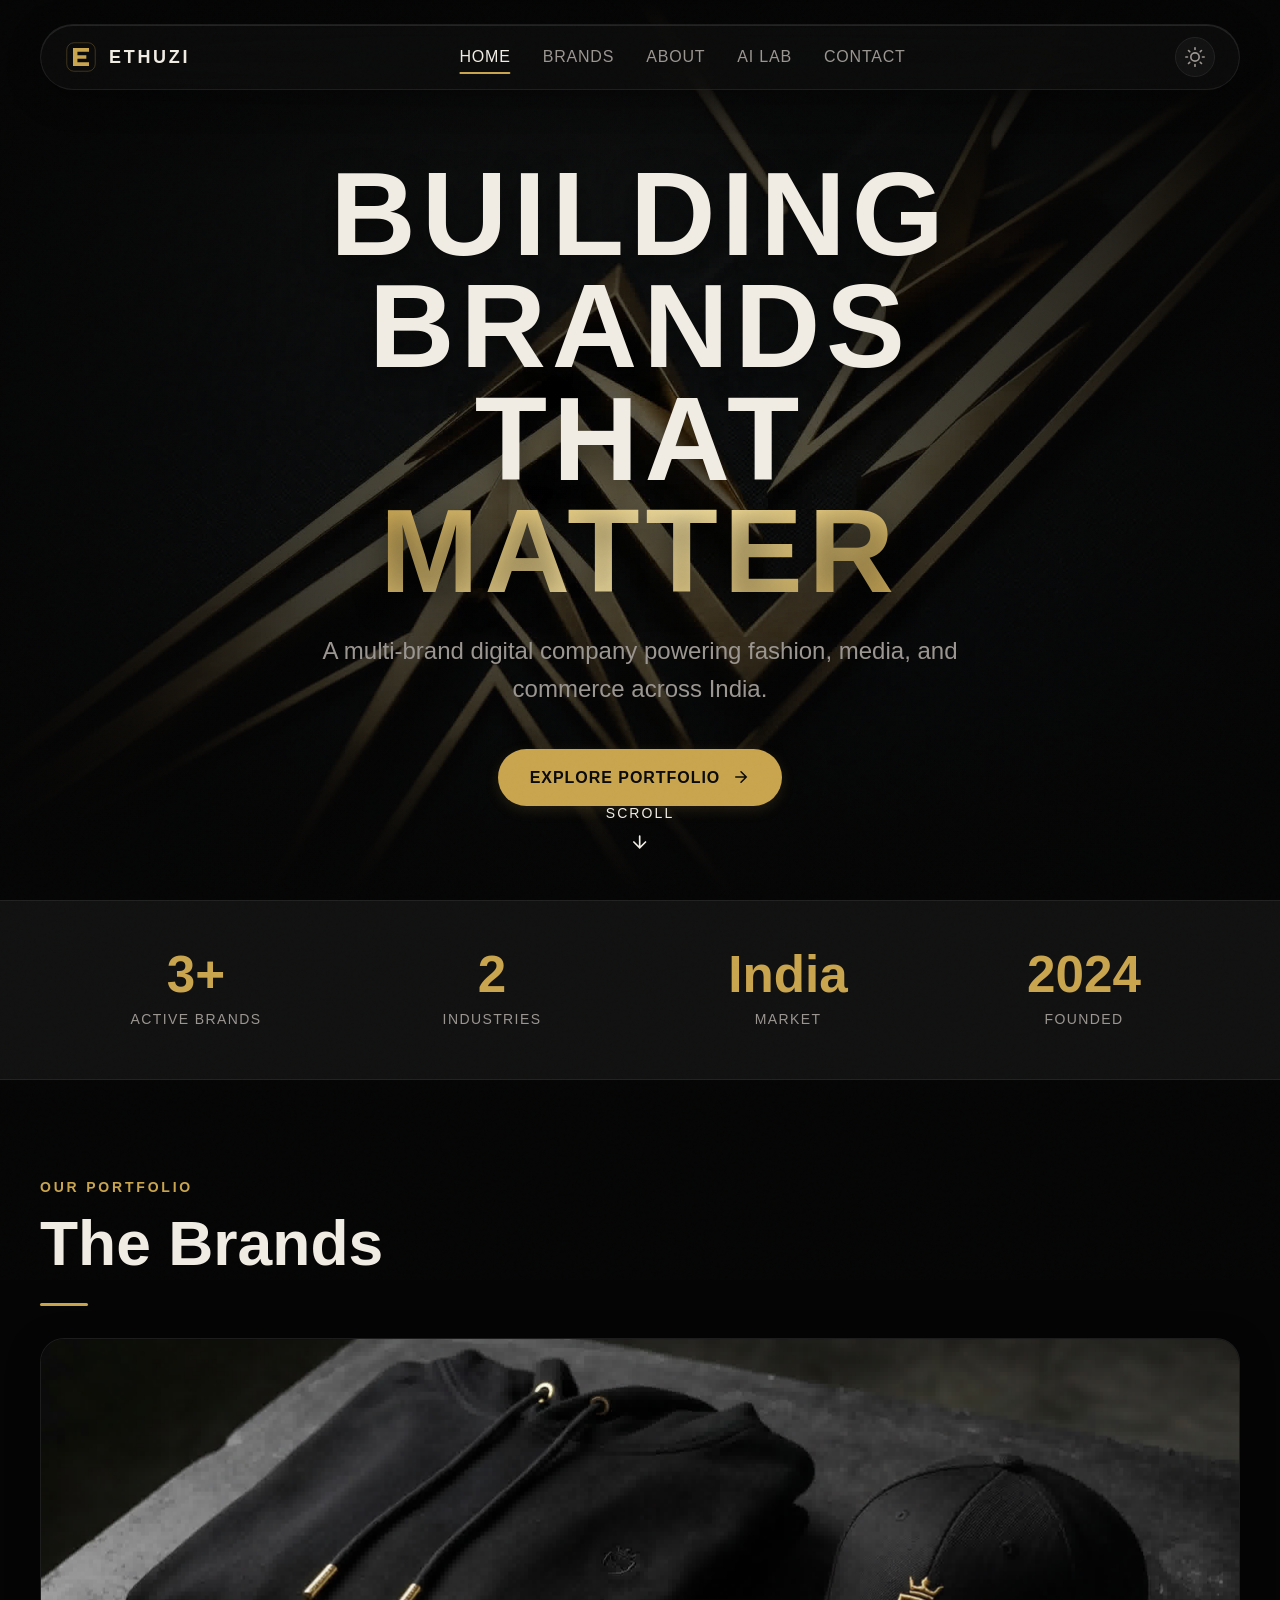
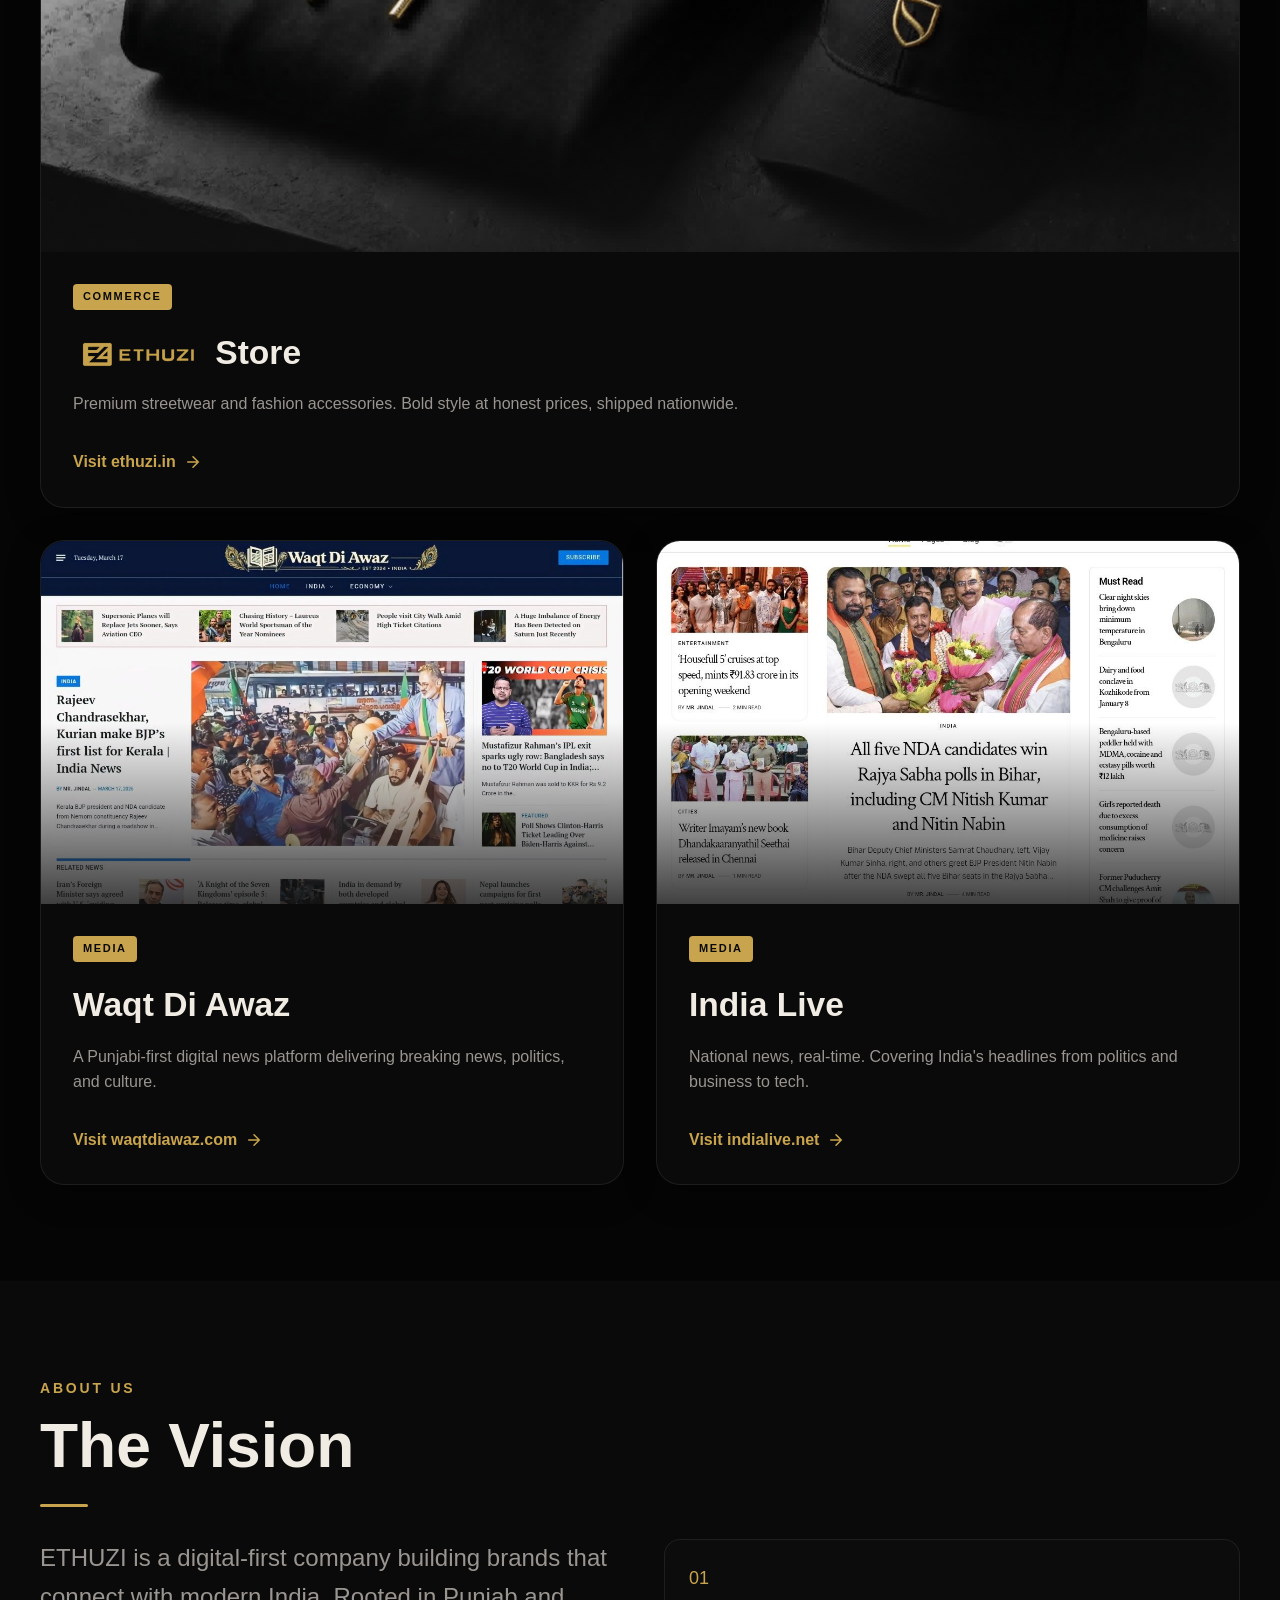
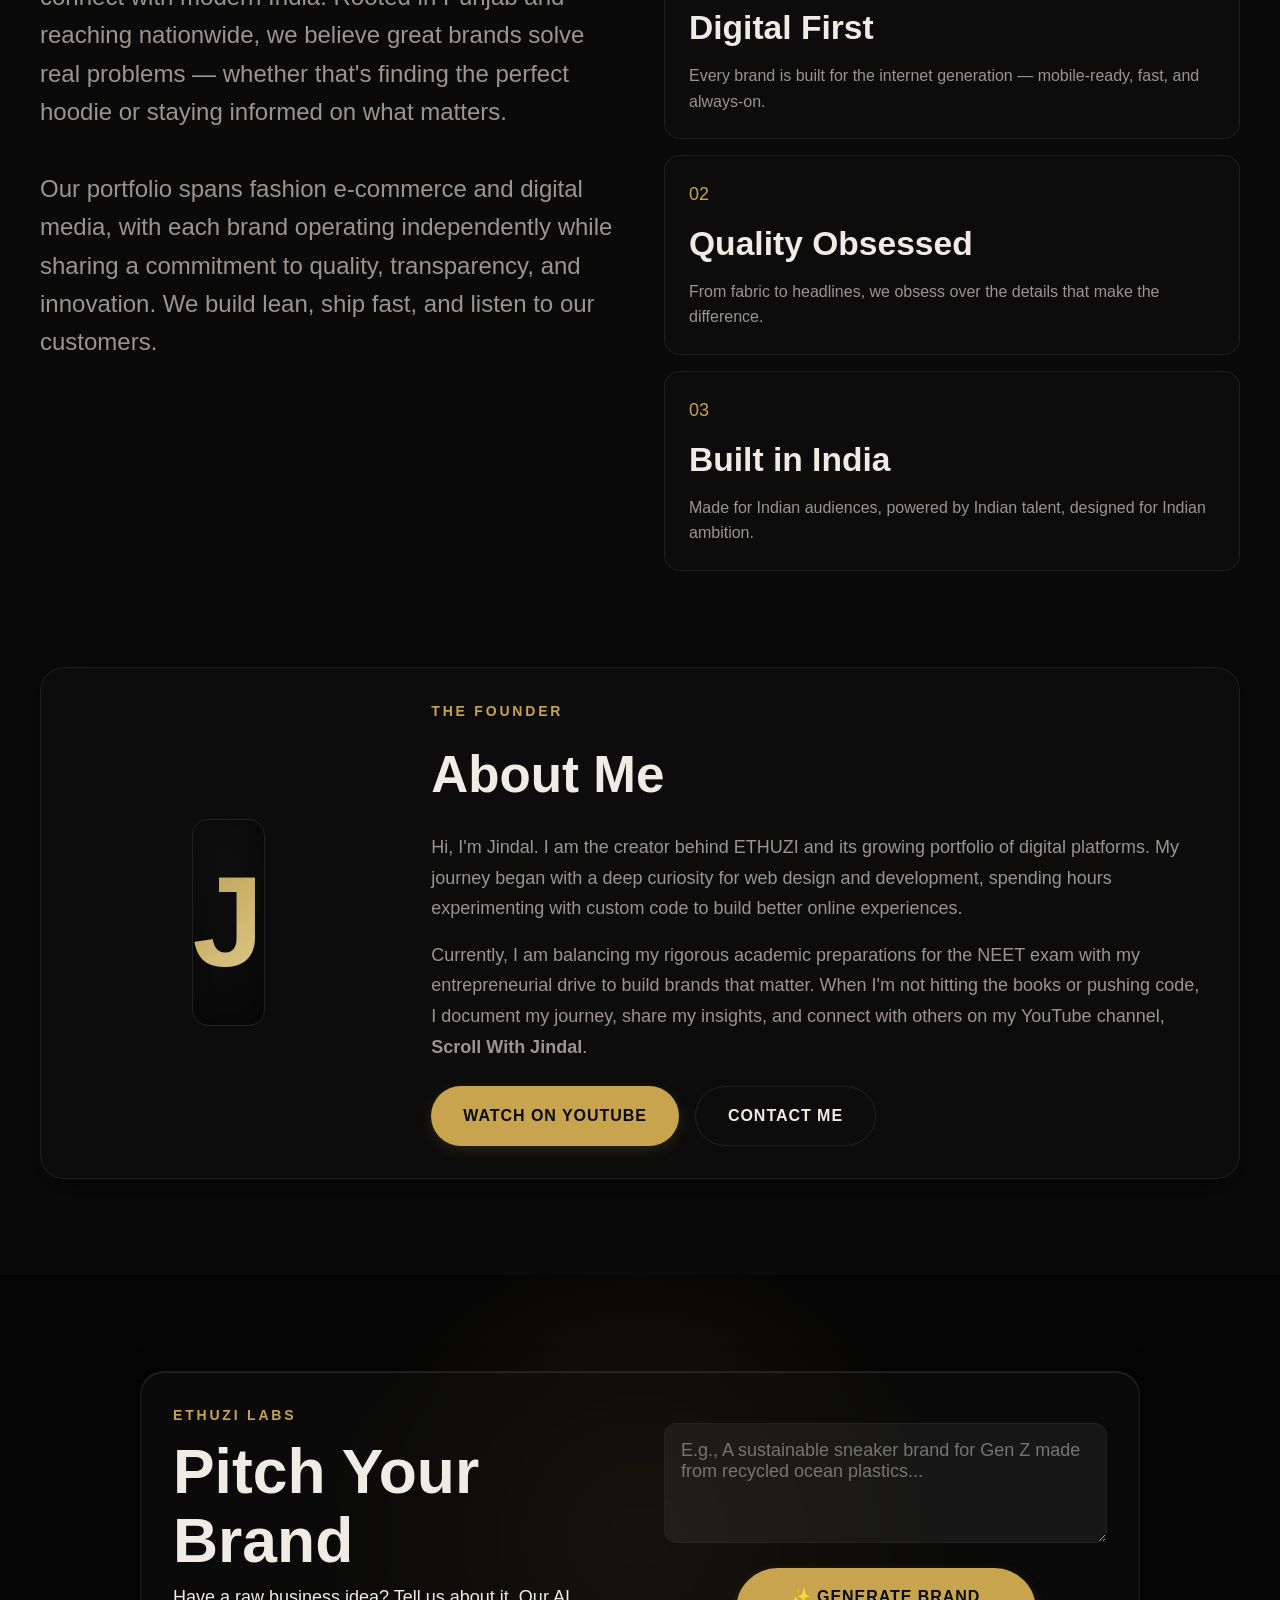
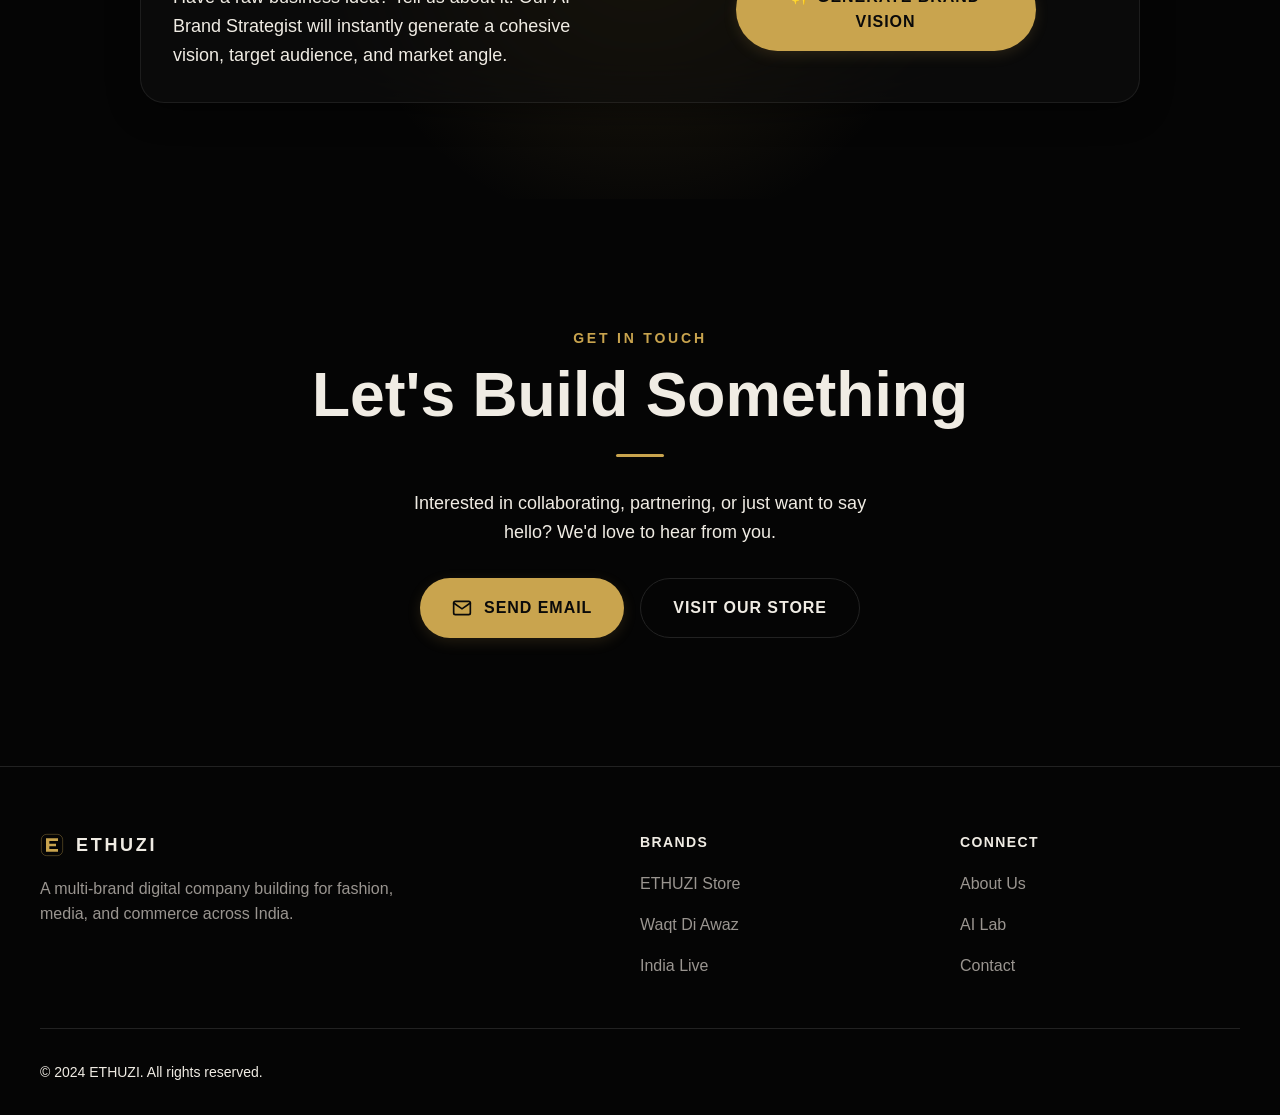
<file: ETHUZI Portfolio.html>
<!DOCTYPE html>
<html lang="en" data-theme="dark">
<head>
<meta charset="UTF-8">
<meta name="viewport" content="width=device-width, initial-scale=1.0, maximum-scale=1.0, user-scalable=no">
<title>ETHUZI — Building Brands That Matter</title>
<meta name="description" content="ETHUZI is a multi-brand digital company powering fashion, media, and commerce across India.">

<link href="https://api.fontshare.com/v2/css?f[]=clash-display@400,500,600,700&f[]=satoshi@300,400,500,600,700&display=swap" rel="stylesheet">
<link rel="icon" href="data:image/svg+xml,<svg xmlns='http://www.w3.org/2000/svg' viewBox='0 0 32 32'><rect width='32' height='32' rx='4' fill='%23c9a44e'/><text x='16' y='22' font-family='sans-serif' font-size='18' font-weight='700' fill='%230a0a0a' text-anchor='middle'>E</text></svg>">

<style>
/* ============================================================
   BASE & RESET
   ============================================================ */
*, *::before, *::after { box-sizing: border-box; margin: 0; padding: 0; }
html {
  -moz-text-size-adjust: none; -webkit-text-size-adjust: none; text-size-adjust: none;
  -webkit-font-smoothing: antialiased; -moz-osx-font-smoothing: grayscale;
  text-rendering: optimizeLegibility; scroll-behavior: smooth;
  scroll-padding-top: 120px; /* Offset for floating header */
}
body {
  min-height: 100dvh; line-height: 1.6;
  font-family: var(--font-body, sans-serif); font-size: var(--text-base);
  color: var(--color-text); background-color: var(--color-bg);
  overflow-x: hidden;
  /* Prevent bottom nav from overlapping footer on mobile */
  padding-bottom: 80px; 
}
@media (min-width: 769px) { body { padding-bottom: 0; } }

img, svg { display: block; max-width: 100%; height: auto; }
ul[role="list"] { list-style: none; }
button { cursor: pointer; background: none; border: none; font: inherit; color: inherit; }
a { color: inherit; transition: all var(--transition-interactive); }

::selection { background: var(--color-accent-highlight); color: var(--color-text); }
:focus-visible { outline: 2px solid var(--color-accent); outline-offset: 3px; border-radius: var(--radius-sm); }

/* ============================================================
   DESIGN TOKENS & VARIABLES
   ============================================================ */
:root {
  /* Type Scale - Adjusted clamps for better mobile view */
  --text-xs: clamp(0.75rem, 0.7rem + 0.25vw, 0.875rem);
  --text-sm: clamp(0.875rem, 0.8rem + 0.35vw, 1rem);
  --text-base: clamp(1rem, 0.95rem + 0.25vw, 1.125rem);
  --text-lg: clamp(1.125rem, 1rem + 0.75vw, 1.5rem);
  --text-xl: clamp(1.25rem, 1.1rem + 1.25vw, 2.25rem);
  --text-2xl: clamp(1.75rem, 1.2rem + 2.5vw, 3.5rem);
  --text-3xl: clamp(2rem, 1.5rem + 3vw, 4rem);
  --text-hero: clamp(2.5rem, 1rem + 8vw, 8.5rem); /* Scaled down minimum for mobile */

  /* Spacing */
  --space-1: 0.25rem; --space-2: 0.5rem; --space-3: 0.75rem; --space-4: 1rem;
  --space-6: 1.5rem; --space-8: 2rem; --space-10: 2.5rem; --space-12: 3rem;
  --space-16: 4rem; --space-24: 6rem; --space-32: 8rem;

  /* Layout */
  --content-wide: 1200px;
  
  /* Radii */
  --radius-sm: 0.375rem; --radius-md: 0.5rem; --radius-lg: 0.75rem;
  --radius-xl: 1rem; --radius-2xl: 1.5rem; --radius-full: 9999px;

  /* Transitions */
  --transition-fast: 150ms cubic-bezier(0.16, 1, 0.3, 1);
  --transition-interactive: 300ms cubic-bezier(0.16, 1, 0.3, 1);
  --transition-smooth: 500ms cubic-bezier(0.16, 1, 0.3, 1);
  --ease-out: cubic-bezier(0.16, 1, 0.3, 1);

  /* Fonts */
  --font-display: 'Clash Display', sans-serif;
  --font-body: 'Satoshi', sans-serif;
}

/* Dark Theme (Default) */
:root, [data-theme="dark"] {
  --color-bg: #050505;
  --color-surface: #111111;
  --color-surface-offset: #0a0a0a;
  --color-border: #222;
  --color-text: #f0ece4;
  --color-text-muted: #9a9590;
  --color-text-inverse: #0a0a0a;
  
  --color-accent: #c9a44e;
  --color-accent-hover: #e0bb62;
  --color-accent-highlight: rgba(201, 164, 78, 0.15);
  
  /* Liquid Glass Dark */
  --glass-bg: rgba(15, 15, 15, 0.65);
  --glass-border: rgba(255, 255, 255, 0.08);
  --glass-shadow: 0 8px 32px rgba(0, 0, 0, 0.4);
  --glass-inset: inset 0 1px 0 rgba(255, 255, 255, 0.1);
  
  --input-bg: rgba(255, 255, 255, 0.05);
}

/* Light Theme */
[data-theme="light"] {
  --color-bg: #f5f2ed;
  --color-surface: #ffffff;
  --color-surface-offset: #ece8e1;
  --color-border: #dcd7ce;
  --color-text: #1a1715;
  --color-text-muted: #6b6560;
  --color-text-inverse: #ffffff;
  
  --color-accent: #9e7c2e;
  --color-accent-hover: #8a6b25;
  --color-accent-highlight: rgba(158, 124, 46, 0.1);

  /* Liquid Glass Light */
  --glass-bg: rgba(255, 255, 255, 0.7);
  --glass-border: rgba(0, 0, 0, 0.06);
  --glass-shadow: 0 8px 32px rgba(0, 0, 0, 0.05);
  --glass-inset: inset 0 1px 0 rgba(255, 255, 255, 0.6);
  
  --input-bg: rgba(0, 0, 0, 0.03);
}

/* ============================================================
   LIQUID GLASS UTILITY
   ============================================================ */
.glass-panel {
  background: var(--glass-bg);
  backdrop-filter: blur(24px) saturate(180%);
  -webkit-backdrop-filter: blur(24px) saturate(180%);
  border: 1px solid var(--glass-border);
  box-shadow: var(--glass-shadow), var(--glass-inset);
}

/* ============================================================
   GLOBAL COMPONENTS
   ============================================================ */
.grain-overlay {
  position: fixed; inset: 0; pointer-events: none; z-index: 9999;
  opacity: 0.03; mix-blend-mode: overlay;
}
[data-theme="light"] .grain-overlay { opacity: 0.05; mix-blend-mode: multiply; }

.divider-line {
  width: 48px; height: 3px; background: var(--color-accent);
  margin-bottom: var(--space-8); border-radius: var(--radius-full);
}

.btn {
  display: inline-flex; align-items: center; justify-content: center; gap: var(--space-3);
  padding: var(--space-4) var(--space-8); border-radius: var(--radius-full);
  font-size: var(--text-sm); font-weight: 600; letter-spacing: 0.06em; text-transform: uppercase;
  text-decoration: none; transition: all var(--transition-interactive);
}
.btn:disabled {
  opacity: 0.6;
  cursor: not-allowed;
}
.btn--primary {
  background: var(--color-accent); color: var(--color-text-inverse);
  box-shadow: 0 4px 14px var(--color-accent-highlight);
}
.btn--primary:hover:not(:disabled) {
  background: var(--color-accent-hover); transform: translateY(-2px);
  box-shadow: 0 8px 24px var(--color-accent-highlight);
}
.btn--outline {
  background: transparent; color: var(--color-text);
  border: 1px solid var(--color-border);
}
.btn--outline:hover:not(:disabled) {
  border-color: var(--color-accent); color: var(--color-accent); transform: translateY(-2px);
}

/* ============================================================
   HEADER (DESKTOP)
   ============================================================ */
.header {
  position: fixed; top: var(--space-6); left: 50%; transform: translateX(-50%);
  width: calc(100% - var(--space-8)); max-width: var(--content-wide);
  border-radius: var(--radius-full); z-index: 100;
  padding: var(--space-3) var(--space-6);
  display: flex; align-items: center; justify-content: space-between;
  transition: all 0.4s var(--ease-out);
}
.header--scrolled {
  padding: var(--space-2) var(--space-5);
  width: calc(100% - var(--space-4));
}

.header__logo {
  display: flex; align-items: center; gap: var(--space-3); text-decoration: none;
}
.header__logo svg { width: 32px; height: 32px; color: var(--color-accent); }
.header__brand-name {
  font-family: var(--font-display); font-size: var(--text-base);
  font-weight: 600; letter-spacing: 0.15em; text-transform: uppercase;
}

.header__nav { display: flex; align-items: center; gap: var(--space-8); }
.header__nav a {
  font-size: var(--text-sm); font-weight: 500; letter-spacing: 0.05em; text-transform: uppercase;
  color: var(--color-text-muted); text-decoration: none; position: relative;
  padding: var(--space-1) 0;
}
.header__nav a::after {
  content: ''; position: absolute; bottom: 0; left: 50%; transform: translateX(-50%);
  width: 0; height: 2px; background: var(--color-accent); border-radius: 2px;
  transition: width var(--transition-interactive);
}
.header__nav a:hover, .header__nav a.active { color: var(--color-text); }
.header__nav a:hover::after, .header__nav a.active::after { width: 100%; }

.theme-toggle {
  width: 40px; height: 40px; border-radius: var(--radius-full);
  display: flex; align-items: center; justify-content: center;
  color: var(--color-text-muted); background: rgba(255,255,255,0.03);
  border: 1px solid var(--color-border);
  transition: all var(--transition-fast);
}
.theme-toggle:hover { color: var(--color-accent); background: var(--color-accent-highlight); border-color: transparent;}

/* ============================================================
   MOBILE HEADER & LIQUID NAV (DOCK)
   ============================================================ */
.mobile-liquid-nav { display: none; }

@media (max-width: 768px) {
  .header {
    top: var(--space-3); width: calc(100% - var(--space-4));
    padding: var(--space-2) var(--space-4);
  }
  .header__nav { display: none; } 
  .header__brand-name { font-size: 14px; }
  .header__logo svg { width: 28px; height: 28px; }
  .theme-toggle { width: 36px; height: 36px; }
  
  .mobile-liquid-nav {
    display: flex; position: fixed; bottom: var(--space-4); left: 50%; transform: translateX(-50%);
    width: max-content; max-width: 90%; z-index: 100;
    padding: var(--space-2); gap: var(--space-2);
    border-radius: var(--radius-full);
    justify-content: space-between;
    box-shadow: 0 10px 40px rgba(0,0,0,0.6), inset 0 1px 0 rgba(255,255,255,0.1);
  }
  [data-theme="light"] .mobile-liquid-nav {
    box-shadow: 0 10px 40px rgba(0,0,0,0.15), inset 0 1px 0 rgba(255,255,255,0.6);
  }

  .mobile-liquid-nav a {
    display: flex; align-items: center; justify-content: center;
    width: 44px; height: 44px; /* Larger circular touch target */
    border-radius: 50%;
    color: var(--color-text-muted); text-decoration: none;
    transition: all 0.3s cubic-bezier(0.4, 0, 0.2, 1);
  }
  .mobile-liquid-nav a svg { width: 20px; height: 20px; opacity: 0.8; }
  
  .mobile-liquid-nav a.active {
    color: var(--color-text-inverse);
    background: var(--color-accent);
    box-shadow: 0 4px 12px var(--color-accent-highlight);
    transform: translateY(-2px);
  }
  .mobile-liquid-nav a.active svg { opacity: 1; color: var(--color-text-inverse); }
}

/* ============================================================
   HERO SECTION
   ============================================================ */
.hero {
  position: relative; min-height: 100dvh; display: flex; align-items: center; justify-content: center;
  overflow: hidden; padding-top: var(--space-16);
}
.hero__bg { position: absolute; inset: 0; z-index: 0; }
.hero__bg img {
  width: 100%; height: 100%; object-fit: cover; opacity: 0.4;
  transform: scale(1.05); animation: subtleZoom 20s infinite alternate linear;
}
@keyframes subtleZoom { from { transform: scale(1.02); } to { transform: scale(1.08); } }

.hero__overlay {
  position: absolute; inset: 0; z-index: 1;
  background: radial-gradient(circle at center, transparent 0%, var(--color-bg) 100%),
              linear-gradient(to bottom, var(--color-bg) 0%, transparent 20%, transparent 80%, var(--color-bg) 100%);
}

.hero__content { position: relative; z-index: 2; text-align: center; max-width: 900px; padding: 0 var(--space-4); }
.hero__title {
  font-family: var(--font-display); font-size: var(--text-hero); font-weight: 700;
  letter-spacing: 0.05em; text-transform: uppercase; line-height: 0.95;
  margin-bottom: var(--space-6); text-shadow: 0 10px 30px rgba(0,0,0,0.5);
}
.hero__accent {
  background: linear-gradient(135deg, var(--color-accent) 0%, #ffeaa7 50%, var(--color-accent) 100%);
  -webkit-background-clip: text; -webkit-text-fill-color: transparent;
}
[data-theme="light"] .hero__accent {
  background: linear-gradient(135deg, var(--color-accent) 0%, #634b17 100%);
  -webkit-background-clip: text; -webkit-text-fill-color: transparent;
}
.hero__subtitle {
  font-size: var(--text-lg); color: var(--color-text-muted); max-width: 50ch;
  margin: 0 auto var(--space-8); font-weight: 400;
}
@media (min-width: 768px) { .hero__subtitle { margin-bottom: var(--space-10); } }

.hero__scroll-hint {
  position: absolute; bottom: calc(var(--space-12) + 60px); left: 50%; transform: translateX(-50%); z-index: 2;
  display: flex; flex-direction: column; align-items: center; gap: var(--space-2);
  font-size: var(--text-xs); letter-spacing: 0.15em; text-transform: uppercase; color: var(--color-text-faint);
}
@media (min-width: 768px) { .hero__scroll-hint { bottom: var(--space-12); } }
.hero__scroll-hint svg { animation: bounce 2s infinite; }
@keyframes bounce { 0%, 100% { transform: translateY(0); } 50% { transform: translateY(10px); } }

/* ============================================================
   SECTIONS & GRIDS
   ============================================================ */
.section { padding: var(--space-16) var(--space-4); }
@media (min-width: 768px) { .section { padding: var(--space-24) var(--space-6); } }

.section__inner { max-width: var(--content-wide); margin: 0 auto; }
.section__label {
  font-size: var(--text-xs); font-weight: 600; letter-spacing: 0.2em; text-transform: uppercase;
  color: var(--color-accent); margin-bottom: var(--space-3); display: block;
}
.section__heading {
  font-family: var(--font-display); font-size: var(--text-3xl); font-weight: 600;
  margin-bottom: var(--space-6); line-height: 1.1;
}

/* Stats */
.stats {
  border-top: 1px solid var(--color-border); border-bottom: 1px solid var(--color-border);
  background: var(--color-surface);
}
.stats__inner {
  max-width: var(--content-wide); margin: 0 auto; display: grid; grid-template-columns: repeat(2, 1fr);
  gap: var(--space-6); padding: var(--space-8) var(--space-4);
}
@media (min-width: 768px) { 
  .stats__inner { grid-template-columns: repeat(4, 1fr); gap: var(--space-8); padding: var(--space-12) var(--space-6); } 
}
.stat { text-align: center; }
.stat__number { font-family: var(--font-display); font-size: var(--text-2xl); font-weight: 700; color: var(--color-accent); line-height: 1; }
.stat__label { font-size: var(--text-xs); color: var(--color-text-muted); letter-spacing: 0.1em; text-transform: uppercase; margin-top: var(--space-2); display: block; }

/* Brands Portfolio */
.brands-grid { display: grid; gap: var(--space-4); }
@media (min-width: 768px) {
  .brands-grid { grid-template-columns: 1fr 1fr; gap: var(--space-8); }
  .brands-grid .brand-card:first-child { grid-column: 1 / -1; }
}

.brand-card {
  display: flex; flex-direction: column; border-radius: var(--radius-xl); overflow: hidden;
  text-decoration: none; position: relative;
  transition: all var(--transition-smooth);
}
@media (min-width: 768px) { .brand-card { border-radius: var(--radius-2xl); } }

.brand-card {
  background: var(--glass-bg); backdrop-filter: blur(12px); -webkit-backdrop-filter: blur(12px);
  border: 1px solid var(--glass-border); box-shadow: var(--glass-shadow);
}
.brand-card:hover {
  transform: translateY(-4px); border-color: rgba(201, 164, 78, 0.4);
  box-shadow: 0 20px 40px rgba(0,0,0,0.5), 0 0 40px var(--color-accent-highlight);
}
@media (min-width: 768px) { .brand-card:hover { transform: translateY(-8px); } }
[data-theme="light"] .brand-card:hover {
  box-shadow: 0 20px 40px rgba(0,0,0,0.1), 0 0 40px var(--color-accent-highlight);
}

.brand-card__image { aspect-ratio: 16/10; overflow: hidden; position: relative; }
.brand-card:first-child .brand-card__image { aspect-ratio: 21/9; }
@media (max-width: 768px) { .brand-card:first-child .brand-card__image { aspect-ratio: 16/10; } }

.brand-card__image::after {
  content: ''; position: absolute; inset: 0;
  background: linear-gradient(to top, var(--color-surface) 0%, transparent 50%); opacity: 0.8;
}
.brand-card__image img { width: 100%; height: 100%; object-fit: cover; transition: transform 0.8s var(--ease-out); }
.brand-card:hover .brand-card__image img { transform: scale(1.05); }

.brand-card__body { padding: var(--space-6); flex: 1; display: flex; flex-direction: column; position: relative; z-index: 2; }
@media (min-width: 768px) { .brand-card__body { padding: var(--space-8); } }

.brand-card__tag {
  align-self: flex-start; font-size: 11px; font-weight: 700; letter-spacing: 0.15em; text-transform: uppercase;
  color: var(--color-text-inverse); background: var(--color-accent); padding: 4px 10px; border-radius: 4px;
  margin-bottom: var(--space-4);
}
.brand-card__name {
  font-family: var(--font-display); font-size: var(--text-xl); font-weight: 600; margin-bottom: var(--space-3);
  display: flex; align-items: center; gap: var(--space-3);
}
.brand-card__logo-img { height: 28px; width: auto; object-fit: contain; }
@media (min-width: 768px) { .brand-card__logo-img { height: 32px; } }
.brand-card__logo-img--light { display: none; }
[data-theme="dark"] .brand-card__logo-img--dark { display: inline-block; }
[data-theme="light"] .brand-card__logo-img--light { display: inline-block; }
[data-theme="light"] .brand-card__logo-img--dark { display: none; }

.brand-card__desc { font-size: var(--text-sm); color: var(--color-text-muted); margin-bottom: var(--space-6); flex: 1; }
@media (min-width: 768px) { .brand-card__desc { margin-bottom: var(--space-8); } }

.brand-card__link {
  display: inline-flex; align-items: center; gap: var(--space-2); font-size: var(--text-sm); font-weight: 600;
  color: var(--color-accent); transition: gap var(--transition-interactive);
}
.brand-card:hover .brand-card__link { gap: var(--space-4); }

/* About & Founder Block */
.about-section { background: var(--color-surface-offset); }
.about-grid { display: grid; gap: var(--space-8); }
@media (min-width: 768px) { .about-grid { grid-template-columns: 1fr 1fr; gap: var(--space-12); } }
.about__text { font-size: var(--text-base); color: var(--color-text-muted); line-height: 1.6; }
@media (min-width: 768px) { .about__text { font-size: var(--text-lg); } }

.values-list { display: grid; gap: var(--space-4); }
.value-item {
  padding: var(--space-6); border-radius: var(--radius-xl); transition: all var(--transition-interactive);
}
.value-item {
  background: var(--glass-bg); backdrop-filter: blur(12px); border: 1px solid var(--glass-border);
}
.value-item:hover { border-color: var(--color-accent); transform: translateX(8px); }
.value-item__number { font-family: var(--font-display); font-size: var(--text-base); color: var(--color-accent); margin-bottom: var(--space-2); }
.value-item__title { font-family: var(--font-display); font-size: var(--text-lg); font-weight: 600; margin-bottom: var(--space-2); }
@media (min-width: 768px) { .value-item__title { font-size: var(--text-xl); } }
.value-item__desc { color: var(--color-text-muted); font-size: var(--text-sm); }

/* Founder Layout Enhancements */
.founder-block {
  margin-top: var(--space-12); padding: var(--space-6); border-radius: var(--radius-xl); 
  border: 1px solid var(--glass-border); background: var(--glass-bg); 
  backdrop-filter: blur(12px); box-shadow: var(--glass-shadow);
}
@media (min-width: 768px) {
  .founder-block { margin-top: var(--space-24); padding: var(--space-8); border-radius: var(--radius-2xl); }
}

.founder-grid { display: grid; gap: var(--space-6); align-items: center; text-align: center; }
@media (min-width: 768px) {
  .founder-grid { grid-template-columns: 1fr 2.5fr; gap: var(--space-12); text-align: left; }
}
.founder-monogram {
  aspect-ratio: 1; border-radius: var(--radius-xl);
  background: linear-gradient(135deg, var(--color-surface), var(--color-surface-offset));
  border: 1px solid var(--color-border);
  display: flex; align-items: center; justify-content: center;
  box-shadow: inset 0 0 40px rgba(0,0,0,0.5);
  max-width: 160px; margin: 0 auto; width: 100%;
}
@media (min-width: 768px) {
  .founder-monogram { max-width: none; width: auto; }
}
.founder-monogram span {
  font-family: var(--font-display); font-size: 5rem; font-weight: 700;
  background: linear-gradient(135deg, var(--color-accent) 0%, #ffeaa7 100%);
  -webkit-background-clip: text; -webkit-text-fill-color: transparent;
  opacity: 0.9;
}
@media (min-width: 768px) {
  .founder-monogram span { font-size: 8rem; }
}
[data-theme="light"] .founder-monogram {
  background: linear-gradient(135deg, var(--color-surface), var(--color-bg));
  box-shadow: inset 0 0 40px rgba(0,0,0,0.05);
}
.founder-content-wrapper { flex: 1; max-width: 800px; margin: 0 auto; }
.founder-btns { display: flex; gap: var(--space-3); flex-wrap: wrap; justify-content: center; margin-top: var(--space-6); }
@media (min-width: 768px) {
  .founder-btns { justify-content: flex-start; gap: var(--space-4); }
}

/* ============================================================
   AI BRAND SIMULATOR
   ============================================================ */
.ai-section {
  position: relative;
  overflow: hidden;
}
.ai-section::before {
  content: '';
  position: absolute;
  top: 50%;
  left: 50%;
  width: 600px;
  height: 600px;
  transform: translate(-50%, -50%);
  background: radial-gradient(circle, var(--color-accent-highlight) 0%, transparent 70%);
  z-index: 0;
  pointer-events: none;
}
.ai-container {
  position: relative;
  z-index: 2;
  max-width: 800px;
  margin: 0 auto;
  padding: var(--space-6);
  border-radius: var(--radius-xl);
}
@media (min-width: 768px) { .ai-container { padding: var(--space-8); border-radius: var(--radius-2xl); } }

.ai-header-content { text-align: center; margin-bottom: var(--space-6); }
@media (min-width: 768px) { .ai-header-content { margin-bottom: var(--space-8); } }
.ai-header-content .section__label { text-align: center; }
.ai-header-content .section__heading { text-align: center; margin-bottom: var(--space-2); }
.ai-header-content .section__description { margin: 0 auto; max-width: 60ch; }
.ai-interactive-content { text-align: center; }

@media (min-width: 992px) {
  .ai-container { 
    max-width: 1000px; display: grid; grid-template-columns: 1fr 1fr; 
    gap: var(--space-12); align-items: center;
  }
  .ai-header-content { text-align: left; margin-bottom: 0; }
  .ai-header-content .section__label { text-align: left; }
  .ai-header-content .section__heading { text-align: left; }
  .ai-header-content .section__description { margin: 0; }
  .ai-interactive-content { text-align: left; }
  .ai-btn-wrapper { display: flex; justify-content: flex-start; }
}

.ai-textarea {
  width: 100%;
  min-height: 100px;
  padding: var(--space-3);
  border-radius: var(--radius-md);
  background: var(--input-bg);
  border: 1px solid var(--color-border);
  color: var(--color-text);
  font-family: var(--font-body);
  font-size: var(--text-sm);
  resize: vertical;
  margin-bottom: var(--space-4);
  transition: border-color var(--transition-interactive);
}
@media (min-width: 768px) {
  .ai-textarea { min-height: 120px; padding: var(--space-4); border-radius: var(--radius-lg); font-size: var(--text-base); }
}
.ai-textarea:focus {
  outline: none;
  border-color: var(--color-accent);
}
.ai-output-container {
  margin-top: var(--space-6);
  text-align: left;
  display: none;
  animation: slideUp 0.5s var(--ease-out) forwards;
}
@keyframes slideUp {
  from { opacity: 0; transform: translateY(20px); }
  to { opacity: 1; transform: translateY(0); }
}
.ai-card {
  padding: var(--space-4);
  border-radius: var(--radius-lg);
  background: var(--input-bg);
  border: 1px solid var(--color-border);
  border-left: 4px solid var(--color-accent);
}
@media (min-width: 768px) { .ai-card { padding: var(--space-6); border-radius: var(--radius-xl); } }

.ai-card-title {
  font-family: var(--font-display);
  font-size: var(--text-base);
  font-weight: 600;
  color: var(--color-accent);
  margin-bottom: var(--space-2);
}
@media (min-width: 768px) { .ai-card-title { font-size: var(--text-lg); } }

.ai-card-text {
  font-size: var(--text-sm);
  color: var(--color-text);
  margin-bottom: var(--space-3);
  line-height: 1.5;
}
@media (min-width: 768px) { .ai-card-text { font-size: var(--text-base); margin-bottom: var(--space-4); } }

.ai-card-label {
  font-size: var(--text-xs);
  font-weight: 700;
  letter-spacing: 0.1em;
  text-transform: uppercase;
  color: var(--color-text-muted);
  margin-bottom: var(--space-1);
}

.spinner {
  display: none;
  width: 20px;
  height: 20px;
  border: 3px solid rgba(255,255,255,0.3);
  border-radius: 50%;
  border-top-color: #fff;
  animation: spin 1s ease-in-out infinite;
  margin: 0 auto;
}
@media (min-width: 768px) { .spinner { width: 24px; height: 24px; } }
@keyframes spin { to { transform: rotate(360deg); } }

/* Contact */
.cta-section { text-align: center; padding: var(--space-24) var(--space-4); }
@media (min-width: 768px) { .cta-section { padding: var(--space-32) var(--space-6); } }
.cta-section .divider-line { margin-inline: auto; }
.cta-section .section__description { margin: 0 auto var(--space-6); max-width: 50ch; }
@media (min-width: 768px) { .cta-section .section__description { margin-bottom: var(--space-8); } }
.cta-buttons { display: flex; justify-content: center; gap: var(--space-3); flex-wrap: wrap; }
@media (min-width: 768px) { .cta-buttons { gap: var(--space-4); } }

/* Footer */
.footer { padding: var(--space-10) var(--space-4) var(--space-6); border-top: 1px solid var(--color-border); }
@media (min-width: 768px) { .footer { padding: var(--space-16) var(--space-6) var(--space-8); } }

.footer__inner { max-width: var(--content-wide); margin: 0 auto; }
.footer__top { display: grid; gap: var(--space-8); margin-bottom: var(--space-8); text-align: center; }
@media (min-width: 768px) { .footer__top { grid-template-columns: 2fr 1fr 1fr; gap: var(--space-10); margin-bottom: var(--space-12); text-align: left; } }

.footer__top > div:first-child p { margin: 0 auto; }
@media (min-width: 768px) { .footer__top > div:first-child p { margin: 0; } }
.header__logo { justify-content: center; }
@media (min-width: 768px) { .header__logo { justify-content: flex-start; } }

.footer__col-title { font-size: var(--text-xs); font-weight: 600; letter-spacing: 0.1em; text-transform: uppercase; color: var(--color-text-faint); margin-bottom: var(--space-3); }
@media (min-width: 768px) { .footer__col-title { margin-bottom: var(--space-4); } }

.footer__links { display: flex; flex-direction: column; gap: var(--space-2); }
@media (min-width: 768px) { .footer__links { gap: var(--space-3); } }
.footer__links a { color: var(--color-text-muted); text-decoration: none; transition: color var(--transition-fast); font-size: var(--text-sm); }
.footer__links a:hover { color: var(--color-accent); }

.footer__bottom { display: flex; flex-direction: column; align-items: center; justify-content: center; gap: var(--space-3); padding-top: var(--space-6); border-top: 1px solid var(--color-border); font-size: var(--text-xs); color: var(--color-text-faint); }
@media (min-width: 768px) { .footer__bottom { flex-direction: row; justify-content: space-between; padding-top: var(--space-8); gap: var(--space-4); } }

/* Animation Utils */
.reveal { opacity: 0; transform: translateY(30px); transition: all 0.8s var(--ease-out); }
.reveal.visible { opacity: 1; transform: translateY(0); }
.reveal-stagger > .reveal:nth-child(2) { transition-delay: 100ms; }
.reveal-stagger > .reveal:nth-child(3) { transition-delay: 200ms; }
.reveal-stagger > .reveal:nth-child(4) { transition-delay: 300ms; }
</style>
</head>
<body>

<svg class="grain-overlay" viewBox="0 0 400 400" preserveAspectRatio="none" aria-hidden="true">
  <filter id="grain"><feTurbulence type="fractalNoise" baseFrequency="0.9" numOctaves="4" stitchTiles="stitch"/></filter>
  <rect width="100%" height="100%" filter="url(#grain)"/>
</svg>

<header class="header glass-panel" id="header">
  <a href="#home" class="header__logo" aria-label="ETHUZI Home">
    <svg viewBox="0 0 72 72" fill="none" xmlns="http://www.w3.org/2000/svg">
      <rect x="4" y="4" width="64" height="64" rx="16" stroke="currentColor" stroke-width="2" fill="none" opacity="0.3"/>
      <path d="M18 16 L54 16 L54 24 L28 24 L28 32 L48 32 L48 40 L28 40 L28 48 L54 48 L54 56 L18 56 Z" fill="currentColor"/>
    </svg>
    <span class="header__brand-name">Ethuzi</span>
  </a>

  <nav class="header__nav" aria-label="Main navigation">
    <a href="#home" class="nav-link">Home</a>
    <a href="#brands" class="nav-link">Brands</a>
    <a href="#about" class="nav-link">About</a>
    <a href="#ailab" class="nav-link">AI Lab</a>
    <a href="#contact" class="nav-link">Contact</a>
  </nav>

  <button class="theme-toggle" data-theme-toggle aria-label="Toggle Theme">
    <svg width="20" height="20" viewBox="0 0 24 24" fill="none" stroke="currentColor" stroke-width="2" stroke-linecap="round" stroke-linejoin="round">
      <circle cx="12" cy="12" r="5"/><path d="M12 1v2M12 21v2M4.22 4.22l1.42 1.42M18.36 18.36l1.42 1.42M1 12h2M21 12h2M4.22 19.78l1.42-1.42M18.36 5.64l1.42-1.42"/>
    </svg>
  </button>
</header>

<main>
  <section class="hero" id="home">
    <div class="hero__bg">
      <img src="./assets/hero-bg.jpg" alt="Abstract dark geometric background" loading="eager" decoding="async">
    </div>
    <div class="hero__overlay"></div>
    <div class="hero__content reveal visible">
      <h1 class="hero__title">Building<br>Brands That<br><span class="hero__accent">Matter</span></h1>
      <p class="hero__subtitle">A multi-brand digital company powering fashion, media, and commerce across India.</p>
      <a href="#brands" class="btn btn--primary">
        Explore Portfolio
        <svg width="18" height="18" viewBox="0 0 24 24" fill="none" stroke="currentColor" stroke-width="2" stroke-linecap="round"><path d="M5 12h14M12 5l7 7-7 7"/></svg>
      </a>
    </div>
    <div class="hero__scroll-hint" aria-hidden="true">
      <span>Scroll</span>
      <svg width="20" height="20" viewBox="0 0 24 24" fill="none" stroke="currentColor" stroke-width="2" stroke-linecap="round"><path d="M12 5v14M19 12l-7 7-7-7"/></svg>
    </div>
  </section>

  <section class="stats">
    <div class="stats__inner reveal-stagger">
      <div class="stat reveal"><div class="stat__number">3+</div><div class="stat__label">Active Brands</div></div>
      <div class="stat reveal"><div class="stat__number">2</div><div class="stat__label">Industries</div></div>
      <div class="stat reveal"><div class="stat__number">India</div><div class="stat__label">Market</div></div>
      <div class="stat reveal"><div class="stat__number">2024</div><div class="stat__label">Founded</div></div>
    </div>
  </section>

  <section class="section" id="brands">
    <div class="section__inner">
      <div class="reveal">
        <span class="section__label">Our Portfolio</span>
        <h2 class="section__heading">The Brands</h2>
        <div class="divider-line"></div>
      </div>

      <div class="brands-grid reveal-stagger">
        <a href="https://ethuzi.in" target="_blank" rel="noopener" class="brand-card reveal">
          <div class="brand-card__image">
            <img src="./assets/brand-ecommerce.jpg" alt="ETHUZI hoodie and cap" loading="lazy">
          </div>
          <div class="brand-card__body">
            <span class="brand-card__tag">Commerce</span>
            <h3 class="brand-card__name">
              <img src="./assets/logo-clothing-gold.png" alt="ETHUZI Store" class="brand-card__logo-img brand-card__logo-img--dark" loading="lazy">
              <img src="./assets/logo-clothing-black.png" alt="ETHUZI Store" class="brand-card__logo-img brand-card__logo-img--light" loading="lazy">
              Store
            </h3>
            <p class="brand-card__desc">Premium streetwear and fashion accessories. Bold style at honest prices, shipped nationwide.</p>
            <span class="brand-card__link">Visit ethuzi.in <svg width="18" height="18" viewBox="0 0 24 24" fill="none" stroke="currentColor" stroke-width="2" stroke-linecap="round"><path d="M5 12h14M12 5l7 7-7 7"/></svg></span>
          </div>
        </a>

        <a href="https://waqtdiawaz.com" target="_blank" rel="noopener" class="brand-card reveal">
          <div class="brand-card__image">
            <img src="./assets/brand-waqtdiawaz.jpg" alt="Waqt Di Awaz screenshot" loading="lazy">
          </div>
          <div class="brand-card__body">
            <span class="brand-card__tag">Media</span>
            <h3 class="brand-card__name">Waqt Di Awaz</h3>
            <p class="brand-card__desc">A Punjabi-first digital news platform delivering breaking news, politics, and culture.</p>
            <span class="brand-card__link">Visit waqtdiawaz.com <svg width="18" height="18" viewBox="0 0 24 24" fill="none" stroke="currentColor" stroke-width="2" stroke-linecap="round"><path d="M5 12h14M12 5l7 7-7 7"/></svg></span>
          </div>
        </a>

        <a href="https://indialive.net" target="_blank" rel="noopener" class="brand-card reveal">
          <div class="brand-card__image">
            <img src="./assets/brand-indialive.jpg" alt="India Live screenshot" loading="lazy">
          </div>
          <div class="brand-card__body">
            <span class="brand-card__tag">Media</span>
            <h3 class="brand-card__name">India Live</h3>
            <p class="brand-card__desc">National news, real-time. Covering India's headlines from politics and business to tech.</p>
            <span class="brand-card__link">Visit indialive.net <svg width="18" height="18" viewBox="0 0 24 24" fill="none" stroke="currentColor" stroke-width="2" stroke-linecap="round"><path d="M5 12h14M12 5l7 7-7 7"/></svg></span>
          </div>
        </a>
      </div>
    </div>
  </section>

  <section class="section about-section" id="about">
    <div class="section__inner">
      <div class="reveal">
        <span class="section__label">About Us</span>
        <h2 class="section__heading">The Vision</h2>
        <div class="divider-line"></div>
      </div>

      <div class="about-grid">
        <div class="about__text reveal">
          <p>ETHUZI is a digital-first company building brands that connect with modern India. Rooted in Punjab and reaching nationwide, we believe great brands solve real problems — whether that's finding the perfect hoodie or staying informed on what matters.</p>
          <br>
          <p>Our portfolio spans fashion e-commerce and digital media, with each brand operating independently while sharing a commitment to quality, transparency, and innovation. We build lean, ship fast, and listen to our customers.</p>
        </div>

        <div class="values-list reveal-stagger">
          <div class="value-item reveal">
            <div class="value-item__number">01</div>
            <h3 class="value-item__title">Digital First</h3>
            <p class="value-item__desc">Every brand is built for the internet generation — mobile-ready, fast, and always-on.</p>
          </div>
          <div class="value-item reveal">
            <div class="value-item__number">02</div>
            <h3 class="value-item__title">Quality Obsessed</h3>
            <p class="value-item__desc">From fabric to headlines, we obsess over the details that make the difference.</p>
          </div>
          <div class="value-item reveal">
            <div class="value-item__number">03</div>
            <h3 class="value-item__title">Built in India</h3>
            <p class="value-item__desc">Made for Indian audiences, powered by Indian talent, designed for Indian ambition.</p>
          </div>
        </div>
      </div>

      <div class="founder-block reveal">
        <div class="founder-grid">
          <div class="founder-monogram">
            <span>J</span>
          </div>
          <div class="founder-content-wrapper">
            <span class="section__label">The Founder</span>
            <h3 style="font-family: var(--font-display); font-size: var(--text-2xl); font-weight: 600; margin-bottom: var(--space-4); color: var(--color-text);">About Me</h3>
            <p style="font-size: var(--text-base); color: var(--color-text-muted); line-height: 1.7; margin-bottom: var(--space-4);">
              Hi, I'm Jindal. I am the creator behind ETHUZI and its growing portfolio of digital platforms. My journey began with a deep curiosity for web design and development, spending hours experimenting with custom code to build better online experiences.
            </p>
            <p style="font-size: var(--text-base); color: var(--color-text-muted); line-height: 1.7; margin-bottom: var(--space-2);">
              Currently, I am balancing my rigorous academic preparations for the NEET exam with my entrepreneurial drive to build brands that matter. When I'm not hitting the books or pushing code, I document my journey, share my insights, and connect with others on my YouTube channel, <strong>Scroll With Jindal</strong>. 
            </p>
            <div class="founder-btns">
                <a href="https://youtube.com/@ScrollWithJindal" target="_blank" class="btn btn--primary">Watch on YouTube</a>
                <a href="mailto:jindalsaab.bhd@gmail.com" class="btn btn--outline">Contact Me</a>
            </div>
          </div>
        </div>
      </div>
    </div>
  </section>
  
  <section class="section ai-section" id="ailab">
    <div class="section__inner">
      <div class="ai-container glass-panel reveal">
        <div class="ai-header-content">
          <span class="section__label">ETHUZI Labs</span>
          <h2 class="section__heading">Pitch Your Brand</h2>
          <p class="section__description">
            Have a raw business idea? Tell us about it. Our AI Brand Strategist will instantly generate a cohesive vision, target audience, and market angle.
          </p>
        </div>
        
        <div class="ai-interactive-content">
          <textarea id="ai-input" class="ai-textarea" placeholder="E.g., A sustainable sneaker brand for Gen Z made from recycled ocean plastics..."></textarea>
          
          <div class="ai-btn-wrapper" style="display: flex; justify-content: center;">
            <button id="ai-btn" class="btn btn--primary" style="width: 100%; max-width: 300px;">
              <span id="ai-btn-text">✨ Generate Brand Vision</span>
              <div id="ai-spinner" class="spinner"></div>
            </button>
          </div>
          <p id="ai-error" style="color: #ff5e5e; font-size: var(--text-sm); margin-top: var(--space-3); display: none; text-align: center;"></p>

          <div id="ai-output" class="ai-output-container">
            <div class="ai-card">
              <div class="ai-card-label">Tagline / Hook</div>
              <div id="ai-tagline" class="ai-card-title"></div>
              
              <div class="ai-card-label" style="margin-top: var(--space-4);">Target Audience</div>
              <div id="ai-audience" class="ai-card-text"></div>
              
              <div class="ai-card-label">Market Strategy</div>
              <div id="ai-strategy" class="ai-card-text" style="margin-bottom: 0;"></div>
            </div>
          </div>
        </div>
      </div>
    </div>
  </section>

  <section class="section cta-section" id="contact">
    <div class="section__inner reveal">
      <span class="section__label">Get In Touch</span>
      <h2 class="section__heading">Let's Build Something</h2>
      <div class="divider-line"></div>
      <p class="section__description">Interested in collaborating, partnering, or just want to say hello? We'd love to hear from you.</p>
      <div class="cta-buttons">
        <a href="mailto:jindalsaab.bhd@gmail.com" class="btn btn--primary">
          <svg width="20" height="20" viewBox="0 0 24 24" fill="none" stroke="currentColor" stroke-width="2" stroke-linecap="round"><path d="M4 4h16c1.1 0 2 .9 2 2v12c0 1.1-.9 2-2 2H4c-1.1 0-2-.9-2-2V6c0-1.1.9-2 2-2z"/><polyline points="22,6 12,13 2,6"/></svg>
          Send Email
        </a>
        <a href="https://ethuzi.in" target="_blank" rel="noopener" class="btn btn--outline">Visit Our Store</a>
      </div>
    </div>
  </section>
</main>

<footer class="footer">
  <div class="footer__inner">
    <div class="footer__top">
      <div>
        <a href="#home" class="header__logo" style="margin-bottom: var(--space-4)">
          <svg viewBox="0 0 72 72" fill="none" xmlns="http://www.w3.org/2000/svg" style="width:24px; height:24px;">
            <rect x="4" y="4" width="64" height="64" rx="16" stroke="var(--color-accent)" stroke-width="2" fill="none" opacity="0.5"/>
            <path d="M18 16 L54 16 L54 24 L28 24 L28 32 L48 32 L48 40 L28 40 L28 48 L54 48 L54 56 L18 56 Z" fill="var(--color-accent)"/>
          </svg>
          <span class="header__brand-name">Ethuzi</span>
        </a>
        <p style="font-size: var(--text-sm); color: var(--color-text-muted); max-width: 40ch;">A multi-brand digital company building for fashion, media, and commerce across India.</p>
      </div>
      <div>
        <h3 class="footer__col-title">Brands</h3>
        <ul class="footer__links" role="list">
          <li><a href="https://ethuzi.in" target="_blank">ETHUZI Store</a></li>
          <li><a href="https://waqtdiawaz.com" target="_blank">Waqt Di Awaz</a></li>
          <li><a href="https://indialive.net" target="_blank">India Live</a></li>
        </ul>
      </div>
      <div>
        <h3 class="footer__col-title">Connect</h3>
        <ul class="footer__links" role="list">
          <li><a href="#about">About Us</a></li>
          <li><a href="#ailab">AI Lab</a></li>
          <li><a href="mailto:jindalsaab.bhd@gmail.com">Contact</a></li>
        </ul>
      </div>
    </div>
    <div class="footer__bottom">
      <span>&copy; 2024 ETHUZI. All rights reserved.</span>
    </div>
  </div>
</footer>

<nav class="mobile-liquid-nav glass-panel" aria-label="Mobile Navigation">
  <a href="#home" class="nav-link">
    <svg viewBox="0 0 24 24" fill="none" stroke="currentColor" stroke-width="2" stroke-linecap="round" stroke-linejoin="round"><path d="M3 9l9-7 9 7v11a2 2 0 0 1-2 2H5a2 2 0 0 1-2-2z"/><polyline points="9 22 9 12 15 12 15 22"/></svg>
  </a>
  <a href="#brands" class="nav-link">
    <svg viewBox="0 0 24 24" fill="none" stroke="currentColor" stroke-width="2" stroke-linecap="round" stroke-linejoin="round"><rect x="3" y="3" width="7" height="7"/><rect x="14" y="3" width="7" height="7"/><rect x="14" y="14" width="7" height="7"/><rect x="3" y="14" width="7" height="7"/></svg>
  </a>
  <a href="#about" class="nav-link">
    <svg viewBox="0 0 24 24" fill="none" stroke="currentColor" stroke-width="2" stroke-linecap="round" stroke-linejoin="round"><circle cx="12" cy="12" r="10"/><line x1="12" y1="16" x2="12" y2="12"/><line x1="12" y1="8" x2="12.01" y2="8"/></svg>
  </a>
  <a href="#ailab" class="nav-link">
    <svg viewBox="0 0 24 24" fill="none" stroke="currentColor" stroke-width="2" stroke-linecap="round" stroke-linejoin="round"><path d="M12 2l3.09 6.26L22 9.27l-5 4.87 1.18 6.88L12 17.77l-6.18 3.25L7 14.14 2 9.27l6.91-1.01L12 2z"/></svg>
  </a>
  <a href="#contact" class="nav-link">
    <svg viewBox="0 0 24 24" fill="none" stroke="currentColor" stroke-width="2" stroke-linecap="round" stroke-linejoin="round"><path d="M4 4h16c1.1 0 2 .9 2 2v12c0 1.1-.9 2-2 2H4c-1.1 0-2-.9-2-2V6c0-1.1.9-2 2-2z"/><polyline points="22,6 12,13 2,6"/></svg>
  </a>
</nav>

<script>
  // Intersection Observer for scroll animations
  const observer = new IntersectionObserver((entries) => {
    entries.forEach(entry => {
      if (entry.isIntersecting) {
        entry.target.classList.add('visible');
        observer.unobserve(entry.target);
      }
    });
  }, { threshold: 0.1, rootMargin: '0px 0px -50px 0px' });
  
  document.querySelectorAll('.reveal').forEach(el => observer.observe(el));

  // Theme Toggler
  const themeToggle = document.querySelector('[data-theme-toggle]');
  const html = document.documentElement;
  const darkIcon = '<svg width="20" height="20" viewBox="0 0 24 24" fill="none" stroke="currentColor" stroke-width="2" stroke-linecap="round" stroke-linejoin="round"><circle cx="12" cy="12" r="5"/><path d="M12 1v2M12 21v2M4.22 4.22l1.42 1.42M18.36 18.36l1.42 1.42M1 12h2M21 12h2M4.22 19.78l1.42-1.42M18.36 5.64l1.42-1.42"/></svg>';
  const lightIcon = '<svg width="20" height="20" viewBox="0 0 24 24" fill="none" stroke="currentColor" stroke-width="2" stroke-linecap="round" stroke-linejoin="round"><path d="M21 12.79A9 9 0 1 1 11.21 3 7 7 0 0 0 21 12.79z"/></svg>';

  themeToggle.addEventListener('click', () => {
    const isDark = html.getAttribute('data-theme') === 'dark';
    html.setAttribute('data-theme', isDark ? 'light' : 'dark');
    themeToggle.innerHTML = isDark ? lightIcon : darkIcon;
  });

  // Desktop Header Scroll Shrink
  const header = document.getElementById('header');
  window.addEventListener('scroll', () => {
    if (window.scrollY > 50) header.classList.add('header--scrolled');
    else header.classList.remove('header--scrolled');
  });

  // Scroll Spy for Navigation Links (Updates Desktop and Mobile Dock)
  const sections = document.querySelectorAll('section');
  const navLinks = document.querySelectorAll('.nav-link');

  window.addEventListener('scroll', () => {
    let current = '';
    sections.forEach(section => {
      const sectionTop = section.offsetTop;
      const sectionHeight = section.clientHeight;
      if (scrollY >= (sectionTop - sectionHeight / 3)) {
        current = section.getAttribute('id');
      }
    });

    navLinks.forEach(link => {
      link.classList.remove('active');
      if (link.getAttribute('href') === `#${current}`) {
        link.classList.add('active');
      }
    });
  });

  // ==========================================
  // GEMINI API INTEGRATION: AI BRAND EVALUATOR
  // ==========================================
  const apiKey = ""; // API key is populated by the environment

  const aiInput = document.getElementById('ai-input');
  const aiBtn = document.getElementById('ai-btn');
  const aiBtnText = document.getElementById('ai-btn-text');
  const aiSpinner = document.getElementById('ai-spinner');
  const aiError = document.getElementById('ai-error');
  const aiOutput = document.getElementById('ai-output');
  const aiTagline = document.getElementById('ai-tagline');
  const aiAudience = document.getElementById('ai-audience');
  const aiStrategy = document.getElementById('ai-strategy');

  const systemInstruction = `You are a world-class brand strategist and VC evaluator working for ETHUZI. The user will provide a raw idea for a brand or business. Your job is to analyze the idea and instantly generate a cohesive brand vision. Return the response in strictly structured JSON format with three fields:
  1. "tagline": A catchy, punchy, 3-7 word tagline or hook for the brand.
  2. "audience": A specific 1-sentence description of the ideal target demographic.
  3. "strategy": A brief 2-sentence market angle or go-to-market strategy.
  Be creative, professional, and slightly edgy/fashion-forward.`;

  const fetchWithExponentialBackoff = async (url, options, maxRetries = 5) => {
    const baseDelay = 1000;
    for (let i = 0; i < maxRetries; i++) {
      try {
        const response = await fetch(url, options);
        if (!response.ok) {
           if (response.status === 429 || response.status >= 500) {
              throw new Error(`HTTP error! status: ${response.status}`);
           } else {
              // Client error, don't retry
              const errText = await response.text();
              throw new Error(`Client error: ${response.status} - ${errText}`);
           }
        }
        return await response.json();
      } catch (error) {
        if (i === maxRetries - 1) throw error;
        const delay = baseDelay * Math.pow(2, i);
        await new Promise(resolve => setTimeout(resolve, delay));
      }
    }
  };

  aiBtn.addEventListener('click', async () => {
    const userIdea = aiInput.value.trim();
    if (!userIdea) {
      aiError.innerText = "Please pitch an idea first!";
      aiError.style.display = "block";
      return;
    }

    // Set Loading State
    aiError.style.display = "none";
    aiOutput.style.display = "none";
    aiBtn.disabled = true;
    aiBtnText.style.display = "none";
    aiSpinner.style.display = "block";

    const payload = {
      contents: [{ parts: [{ text: userIdea }] }],
      systemInstruction: { parts: [{ text: systemInstruction }] },
      generationConfig: {
        responseMimeType: "application/json",
        responseSchema: {
          type: "OBJECT",
          properties: {
            tagline: { type: "STRING" },
            audience: { type: "STRING" },
            strategy: { type: "STRING" }
          }
        }
      }
    };

    try {
      const url = `https://generativelanguage.googleapis.com/v1beta/models/gemini-2.5-flash-preview-09-2025:generateContent?key=${apiKey}`;
      const data = await fetchWithExponentialBackoff(url, {
        method: 'POST',
        headers: { 'Content-Type': 'application/json' },
        body: JSON.stringify(payload)
      });

      const responseText = data.candidates?.[0]?.content?.parts?.[0]?.text;
      if (!responseText) throw new Error("Invalid response format from API.");

      const result = JSON.parse(responseText);

      // Populate output
      aiTagline.innerText = `"${result.tagline}"`;
      aiAudience.innerText = result.audience;
      aiStrategy.innerText = result.strategy;

      // Show output
      aiOutput.style.display = "block";

    } catch (err) {
      aiError.innerText = "Sorry, our AI strategist is busy right now. Please try again later.";
      aiError.style.display = "block";
    } finally {
      // Reset button state
      aiBtn.disabled = false;
      aiBtnText.style.display = "inline";
      aiSpinner.style.display = "none";
    }
  });
</script>
</body>
</html>
</file>
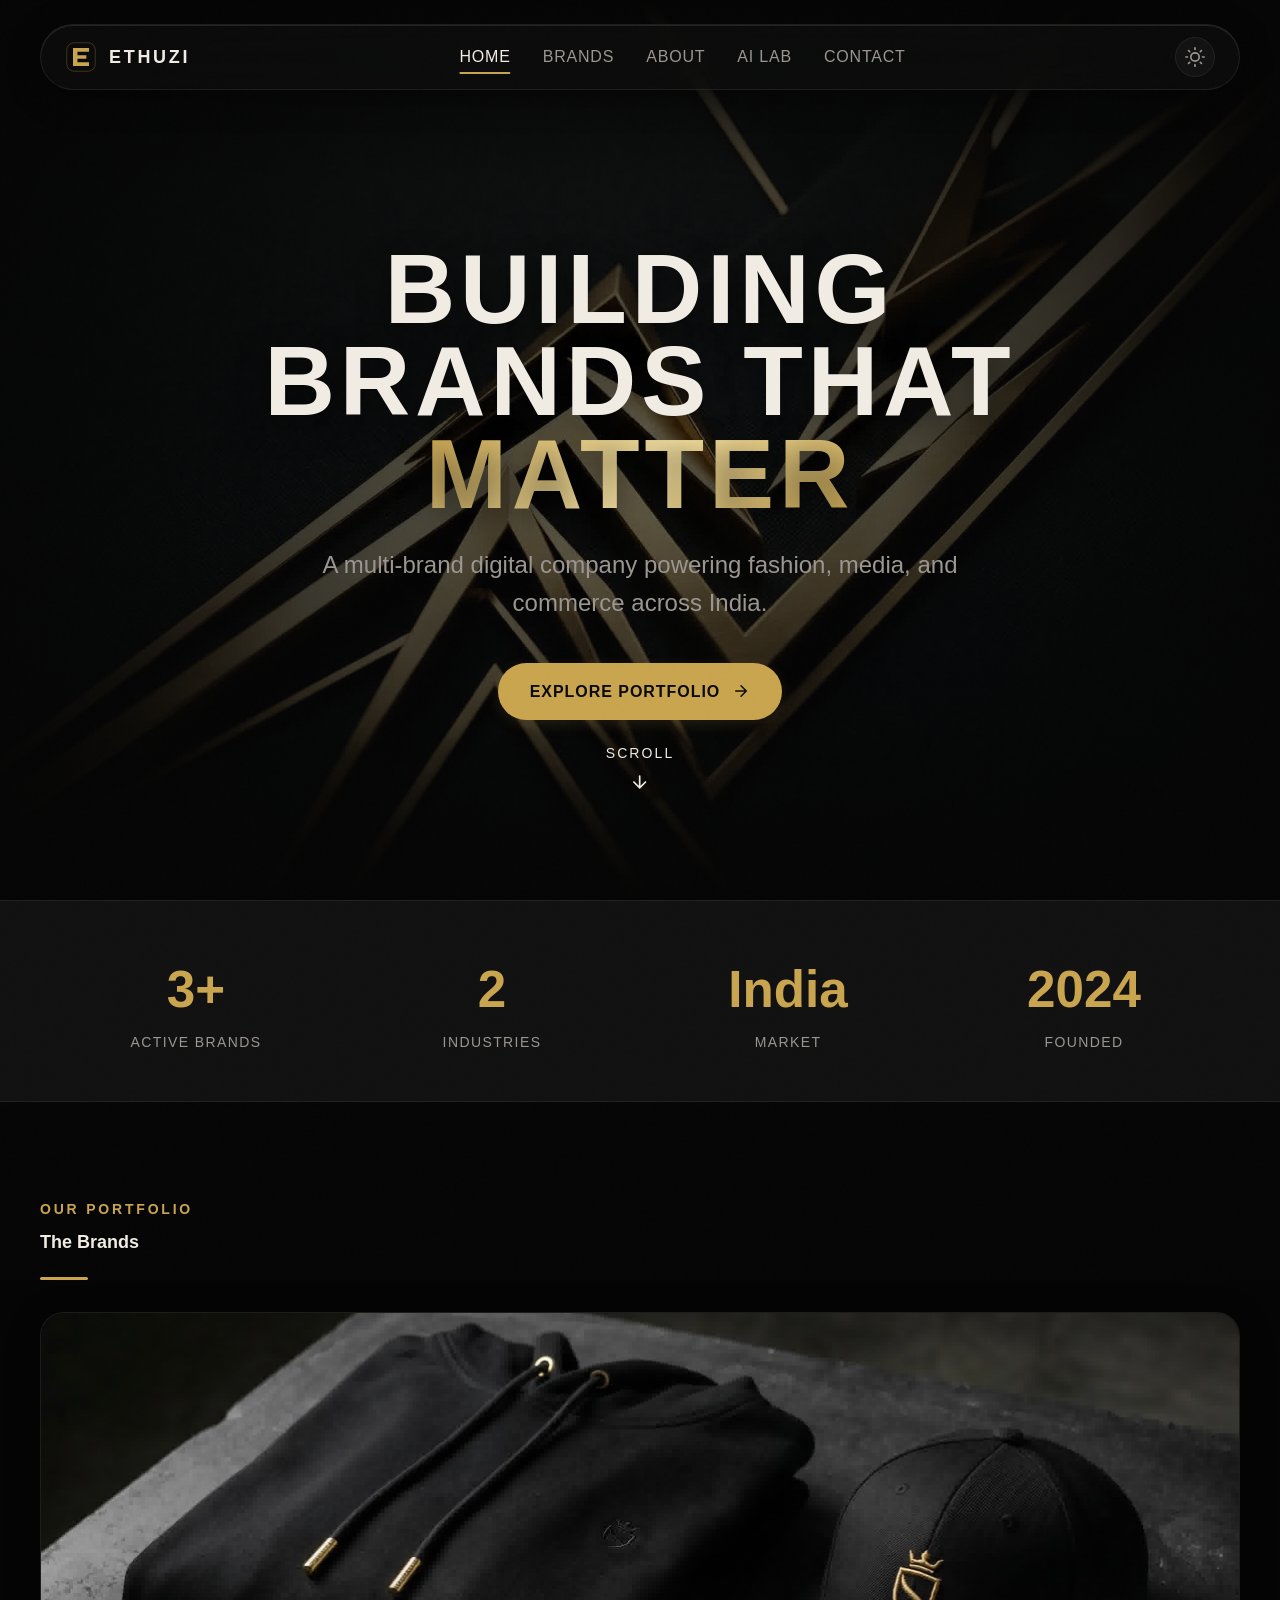
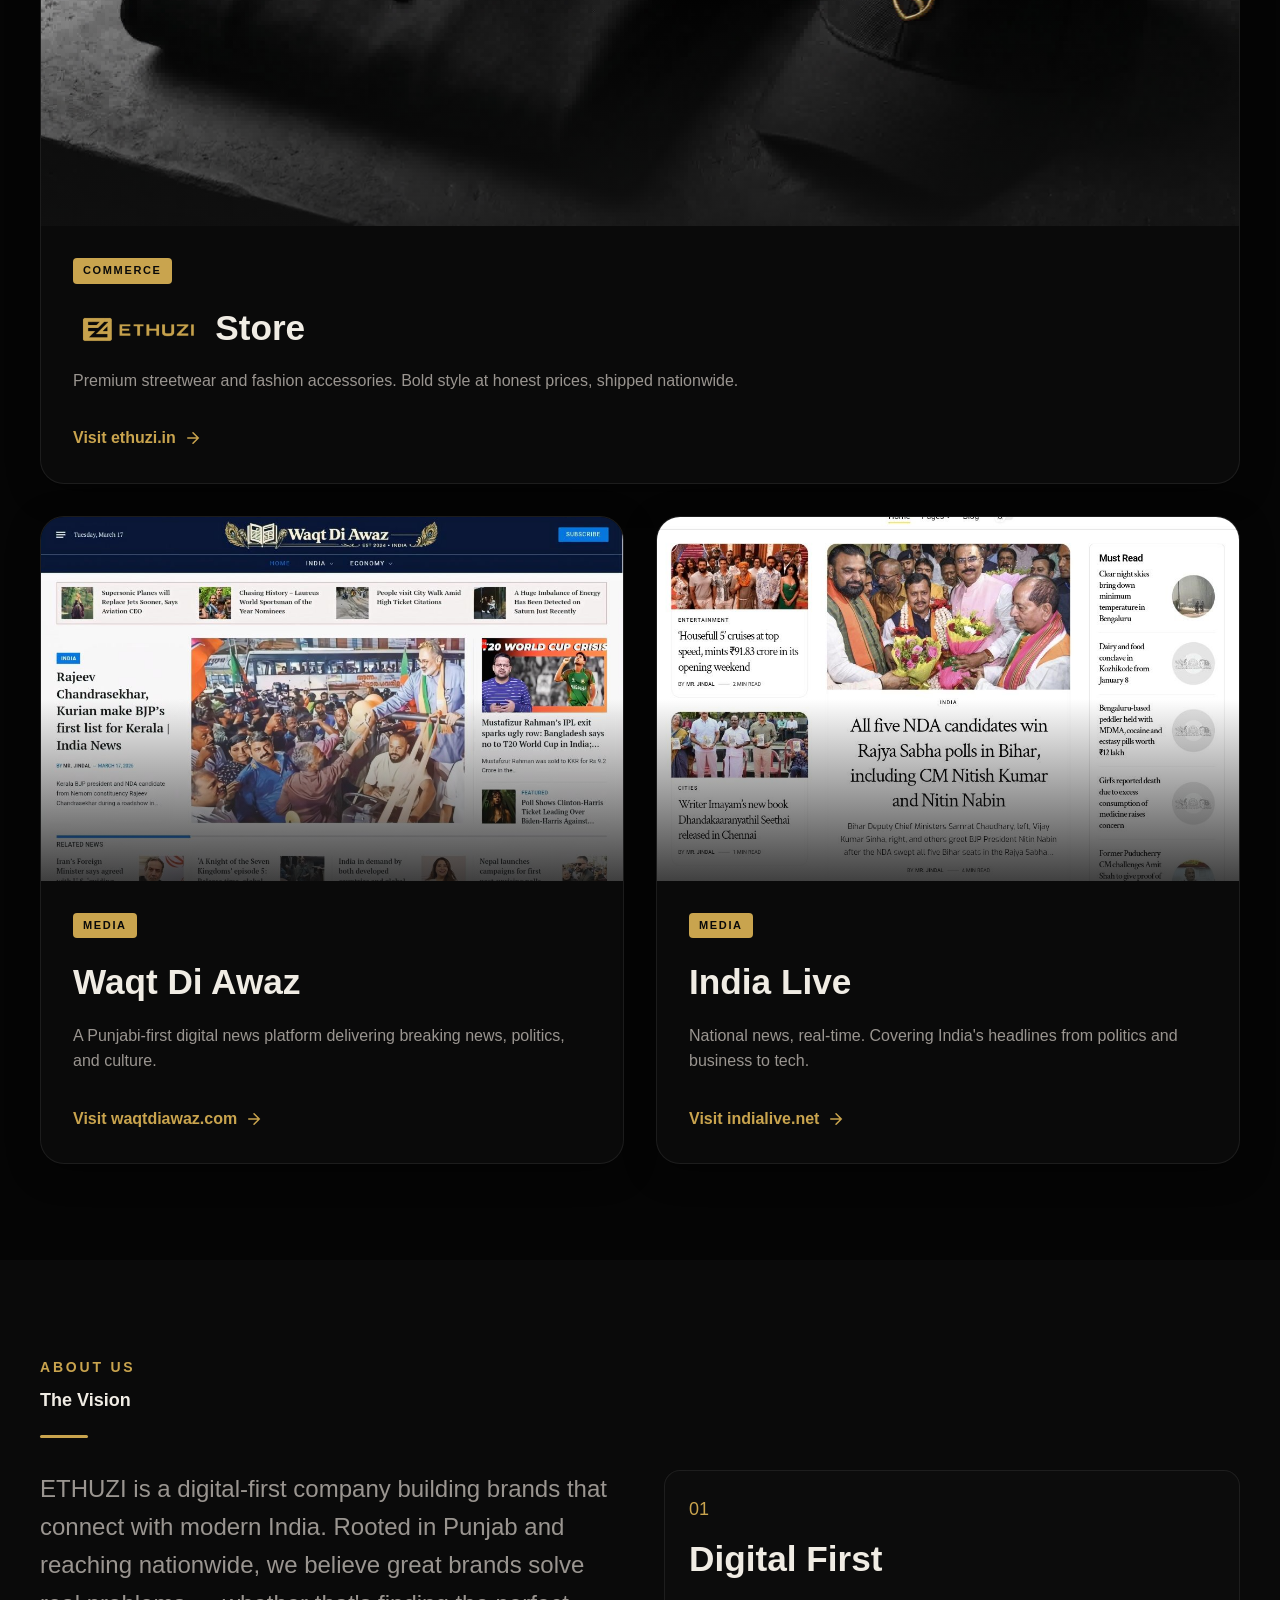
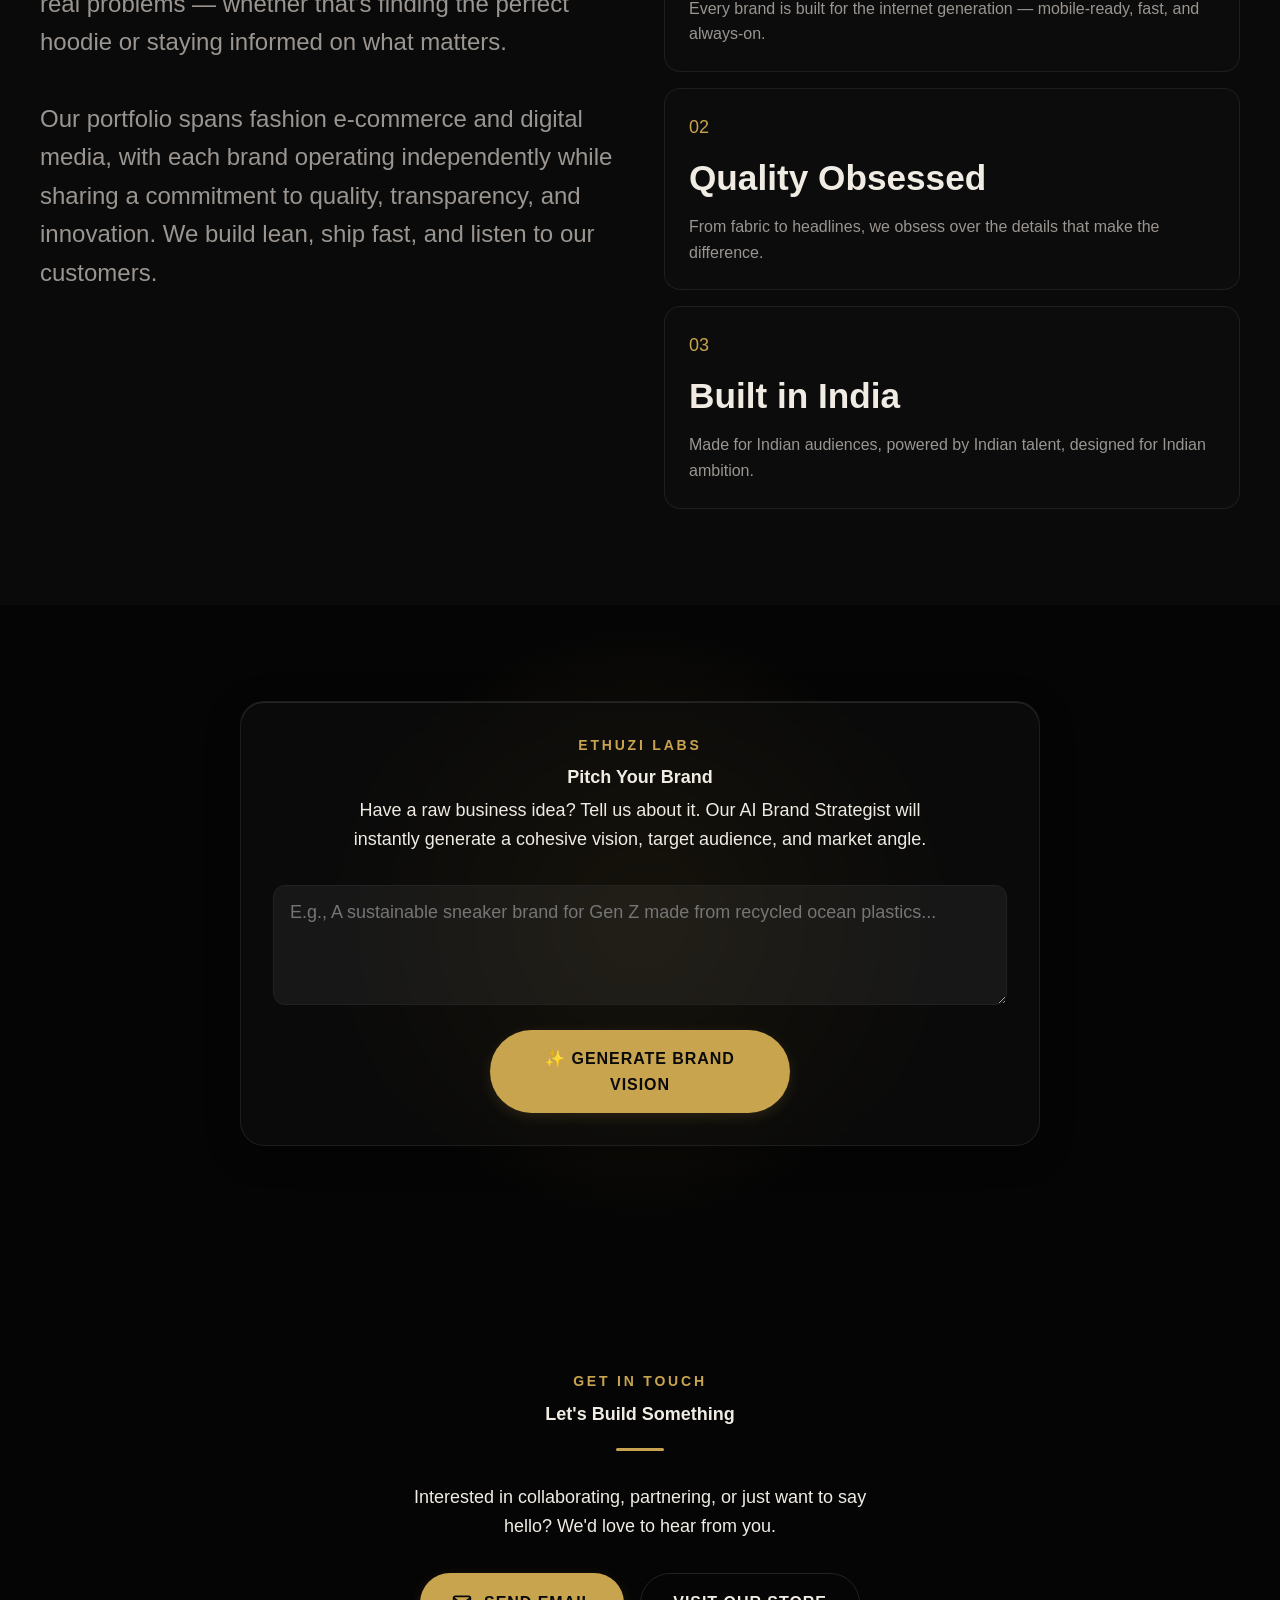
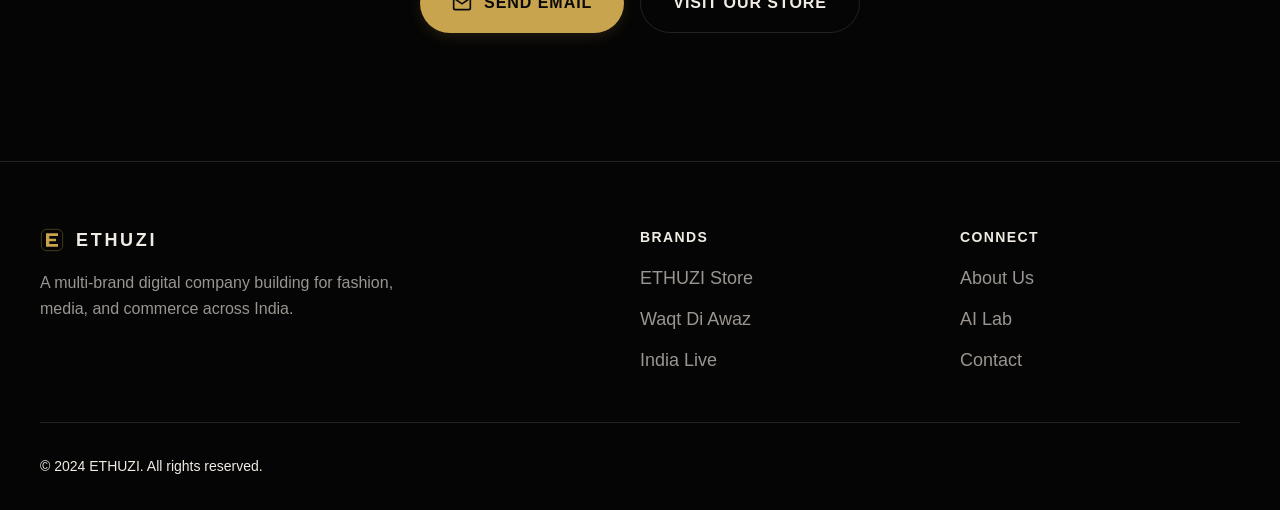
<file: ETHUZI Premium Website.html>
<!DOCTYPE html>
<html lang="en" data-theme="dark">
<head>
<meta charset="UTF-8">
<meta name="viewport" content="width=device-width, initial-scale=1.0, maximum-scale=1.0, user-scalable=no">
<title>ETHUZI — Building Brands That Matter</title>
<meta name="description" content="ETHUZI is a multi-brand digital company powering fashion, media, and commerce across India.">

<!-- Fonts -->
<link href="https://api.fontshare.com/v2/css?f[]=clash-display@400,500,600,700&f[]=satoshi@300,400,500,600,700&display=swap" rel="stylesheet">
<link rel="icon" href="data:image/svg+xml,<svg xmlns='http://www.w3.org/2000/svg' viewBox='0 0 32 32'><rect width='32' height='32' rx='4' fill='%23c9a44e'/><text x='16' y='22' font-family='sans-serif' font-size='18' font-weight='700' fill='%230a0a0a' text-anchor='middle'>E</text></svg>">

<style>
/* ============================================================
   BASE & RESET
   ============================================================ */
*, *::before, *::after { box-sizing: border-box; margin: 0; padding: 0; }
html {
  -moz-text-size-adjust: none; -webkit-text-size-adjust: none; text-size-adjust: none;
  -webkit-font-smoothing: antialiased; -moz-osx-font-smoothing: grayscale;
  text-rendering: optimizeLegibility; scroll-behavior: smooth;
  scroll-padding-top: 120px; /* Offset for floating header */
}
body {
  min-height: 100dvh; line-height: 1.6;
  font-family: var(--font-body, sans-serif); font-size: var(--text-base);
  color: var(--color-text); background-color: var(--color-bg);
  overflow-x: hidden;
}
img, svg { display: block; max-width: 100%; height: auto; }
ul[role="list"] { list-style: none; }
button { cursor: pointer; background: none; border: none; font: inherit; color: inherit; }
a { color: inherit; transition: all var(--transition-interactive); }

::selection { background: var(--color-accent-highlight); color: var(--color-text); }
:focus-visible { outline: 2px solid var(--color-accent); outline-offset: 3px; border-radius: var(--radius-sm); }

/* ============================================================
   DESIGN TOKENS & VARIABLES
   ============================================================ */
:root {
  /* Type Scale */
  --text-xs: clamp(0.75rem, 0.7rem + 0.25vw, 0.875rem);
  --text-sm: clamp(0.875rem, 0.8rem + 0.35vw, 1rem);
  --text-base: clamp(1rem, 0.95rem + 0.25vw, 1.125rem);
  --text-lg: clamp(1.125rem, 1rem + 0.75vw, 1.5rem);
  --text-xl: clamp(1.5rem, 1.2rem + 1.25vw, 2.25rem);
  --text-2xl: clamp(2rem, 1.2rem + 2.5vw, 3.5rem);
  --text-hero: clamp(3rem, 0.5rem + 7vw, 7.5rem);

  /* Spacing */
  --space-1: 0.25rem; --space-2: 0.5rem; --space-3: 0.75rem; --space-4: 1rem;
  --space-6: 1.5rem; --space-8: 2rem; --space-10: 2.5rem; --space-12: 3rem;
  --space-16: 4rem; --space-24: 6rem; --space-32: 8rem;

  /* Layout */
  --content-wide: 1200px;
  
  /* Radii */
  --radius-sm: 0.375rem; --radius-md: 0.5rem; --radius-lg: 0.75rem;
  --radius-xl: 1rem; --radius-2xl: 1.5rem; --radius-full: 9999px;

  /* Transitions */
  --transition-fast: 150ms cubic-bezier(0.16, 1, 0.3, 1);
  --transition-interactive: 300ms cubic-bezier(0.16, 1, 0.3, 1);
  --transition-smooth: 500ms cubic-bezier(0.16, 1, 0.3, 1);
  --ease-out: cubic-bezier(0.16, 1, 0.3, 1);

  /* Fonts */
  --font-display: 'Clash Display', sans-serif;
  --font-body: 'Satoshi', sans-serif;
}

/* Dark Theme (Default) */
:root, [data-theme="dark"] {
  --color-bg: #050505;
  --color-surface: #111111;
  --color-surface-offset: #0a0a0a;
  --color-border: #222;
  --color-text: #f0ece4;
  --color-text-muted: #9a9590;
  --color-text-inverse: #0a0a0a;
  
  --color-accent: #c9a44e;
  --color-accent-hover: #e0bb62;
  --color-accent-highlight: rgba(201, 164, 78, 0.15);
  
  /* Liquid Glass Dark */
  --glass-bg: rgba(15, 15, 15, 0.65);
  --glass-border: rgba(255, 255, 255, 0.08);
  --glass-shadow: 0 8px 32px rgba(0, 0, 0, 0.4);
  --glass-inset: inset 0 1px 0 rgba(255, 255, 255, 0.1);
  
  --input-bg: rgba(255, 255, 255, 0.05);
}

/* Light Theme */
[data-theme="light"] {
  --color-bg: #f5f2ed;
  --color-surface: #ffffff;
  --color-surface-offset: #ece8e1;
  --color-border: #dcd7ce;
  --color-text: #1a1715;
  --color-text-muted: #6b6560;
  --color-text-inverse: #ffffff;
  
  --color-accent: #9e7c2e;
  --color-accent-hover: #8a6b25;
  --color-accent-highlight: rgba(158, 124, 46, 0.1);

  /* Liquid Glass Light */
  --glass-bg: rgba(255, 255, 255, 0.7);
  --glass-border: rgba(0, 0, 0, 0.06);
  --glass-shadow: 0 8px 32px rgba(0, 0, 0, 0.05);
  --glass-inset: inset 0 1px 0 rgba(255, 255, 255, 0.6);
  
  --input-bg: rgba(0, 0, 0, 0.03);
}

/* ============================================================
   LIQUID GLASS UTILITY
   ============================================================ */
.glass-panel {
  background: var(--glass-bg);
  backdrop-filter: blur(24px) saturate(180%);
  -webkit-backdrop-filter: blur(24px) saturate(180%);
  border: 1px solid var(--glass-border);
  box-shadow: var(--glass-shadow), var(--glass-inset);
}

/* ============================================================
   GLOBAL COMPONENTS
   ============================================================ */
.grain-overlay {
  position: fixed; inset: 0; pointer-events: none; z-index: 9999;
  opacity: 0.03; mix-blend-mode: overlay;
}
[data-theme="light"] .grain-overlay { opacity: 0.05; mix-blend-mode: multiply; }

.divider-line {
  width: 48px; height: 3px; background: var(--color-accent);
  margin-bottom: var(--space-8); border-radius: var(--radius-full);
}

.btn {
  display: inline-flex; align-items: center; justify-content: center; gap: var(--space-3);
  padding: var(--space-4) var(--space-8); border-radius: var(--radius-full);
  font-size: var(--text-sm); font-weight: 600; letter-spacing: 0.06em; text-transform: uppercase;
  text-decoration: none; transition: all var(--transition-interactive);
}
.btn:disabled {
  opacity: 0.6;
  cursor: not-allowed;
}
.btn--primary {
  background: var(--color-accent); color: var(--color-text-inverse);
  box-shadow: 0 4px 14px var(--color-accent-highlight);
}
.btn--primary:hover:not(:disabled) {
  background: var(--color-accent-hover); transform: translateY(-2px);
  box-shadow: 0 8px 24px var(--color-accent-highlight);
}
.btn--outline {
  background: transparent; color: var(--color-text);
  border: 1px solid var(--color-border);
}
.btn--outline:hover:not(:disabled) {
  border-color: var(--color-accent); color: var(--color-accent); transform: translateY(-2px);
}

/* ============================================================
   HEADER (DESKTOP)
   ============================================================ */
.header {
  position: fixed; top: var(--space-6); left: 50%; transform: translateX(-50%);
  width: calc(100% - var(--space-8)); max-width: var(--content-wide);
  border-radius: var(--radius-full); z-index: 100;
  padding: var(--space-3) var(--space-6);
  display: flex; align-items: center; justify-content: space-between;
  transition: all 0.4s var(--ease-out);
}
.header--scrolled {
  padding: var(--space-2) var(--space-5);
  width: calc(100% - var(--space-4));
}

.header__logo {
  display: flex; align-items: center; gap: var(--space-3); text-decoration: none;
}
.header__logo svg { width: 32px; height: 32px; color: var(--color-accent); }
.header__brand-name {
  font-family: var(--font-display); font-size: var(--text-base);
  font-weight: 600; letter-spacing: 0.15em; text-transform: uppercase;
}

.header__nav { display: flex; align-items: center; gap: var(--space-8); }
.header__nav a {
  font-size: var(--text-sm); font-weight: 500; letter-spacing: 0.05em; text-transform: uppercase;
  color: var(--color-text-muted); text-decoration: none; position: relative;
  padding: var(--space-1) 0;
}
.header__nav a::after {
  content: ''; position: absolute; bottom: 0; left: 50%; transform: translateX(-50%);
  width: 0; height: 2px; background: var(--color-accent); border-radius: 2px;
  transition: width var(--transition-interactive);
}
.header__nav a:hover, .header__nav a.active { color: var(--color-text); }
.header__nav a:hover::after, .header__nav a.active::after { width: 100%; }

.theme-toggle {
  width: 40px; height: 40px; border-radius: var(--radius-full);
  display: flex; align-items: center; justify-content: center;
  color: var(--color-text-muted); background: rgba(255,255,255,0.03);
  border: 1px solid var(--color-border);
  transition: all var(--transition-fast);
}
.theme-toggle:hover { color: var(--color-accent); background: var(--color-accent-highlight); border-color: transparent;}

/* ============================================================
   MOBILE HEADER & LIQUID NAV (DOCK)
   ============================================================ */
.mobile-liquid-nav { display: none; }

@media (max-width: 768px) {
  .header {
    top: var(--space-3); width: calc(100% - var(--space-4));
    padding: var(--space-2) var(--space-4);
  }
  .header__nav { display: none; } 
  
  .mobile-liquid-nav {
    display: flex; position: fixed; bottom: var(--space-4); left: 50%; transform: translateX(-50%);
    width: max-content; max-width: 90%; z-index: 100;
    padding: var(--space-2); gap: var(--space-1);
    border-radius: var(--radius-full);
  }
  .mobile-liquid-nav a {
    display: flex; align-items: center; gap: 6px;
    padding: 10px 16px; border-radius: var(--radius-full);
    font-size: 13px; font-weight: 600; letter-spacing: 0.02em;
    color: var(--color-text-muted); text-decoration: none;
    transition: all 0.3s cubic-bezier(0.4, 0, 0.2, 1);
  }
  .mobile-liquid-nav a svg { width: 18px; height: 18px; opacity: 0.7; }
  
  .mobile-liquid-nav a.active {
    color: var(--color-text);
    background: rgba(255, 255, 255, 0.1);
    box-shadow: inset 0 1px 1px rgba(255,255,255,0.05);
  }
  [data-theme="light"] .mobile-liquid-nav a.active {
    background: rgba(0, 0, 0, 0.08);
    box-shadow: inset 0 1px 2px rgba(0,0,0,0.05);
  }
  .mobile-liquid-nav a.active svg { opacity: 1; color: var(--color-accent); }
}

/* ============================================================
   HERO SECTION
   ============================================================ */
.hero {
  position: relative; min-height: 100dvh; display: flex; align-items: center; justify-content: center;
  overflow: hidden; padding-top: var(--space-16);
}
.hero__bg { position: absolute; inset: 0; z-index: 0; }
.hero__bg img {
  width: 100%; height: 100%; object-fit: cover; opacity: 0.4;
  transform: scale(1.05); animation: subtleZoom 20s infinite alternate linear;
}
@keyframes subtleZoom { from { transform: scale(1.02); } to { transform: scale(1.08); } }

.hero__overlay {
  position: absolute; inset: 0; z-index: 1;
  background: radial-gradient(circle at center, transparent 0%, var(--color-bg) 100%),
              linear-gradient(to bottom, var(--color-bg) 0%, transparent 20%, transparent 80%, var(--color-bg) 100%);
}

.hero__content { position: relative; z-index: 2; text-align: center; max-width: 900px; padding: 0 var(--space-4); }
.hero__title {
  font-family: var(--font-display); font-size: var(--text-hero); font-weight: 700;
  letter-spacing: 0.05em; text-transform: uppercase; line-height: 0.95;
  margin-bottom: var(--space-6); text-shadow: 0 10px 30px rgba(0,0,0,0.5);
}
.hero__accent {
  background: linear-gradient(135deg, var(--color-accent) 0%, #ffeaa7 50%, var(--color-accent) 100%);
  -webkit-background-clip: text; -webkit-text-fill-color: transparent;
}
[data-theme="light"] .hero__accent {
  background: linear-gradient(135deg, var(--color-accent) 0%, #634b17 100%);
  -webkit-background-clip: text; -webkit-text-fill-color: transparent;
}
.hero__subtitle {
  font-size: var(--text-lg); color: var(--color-text-muted); max-width: 50ch;
  margin: 0 auto var(--space-10); font-weight: 400;
}
.hero__scroll-hint {
  position: absolute; bottom: calc(var(--space-12) + 60px); left: 50%; transform: translateX(-50%); z-index: 2;
  display: flex; flex-direction: column; align-items: center; gap: var(--space-2);
  font-size: var(--text-xs); letter-spacing: 0.15em; text-transform: uppercase; color: var(--color-text-faint);
}
.hero__scroll-hint svg { animation: bounce 2s infinite; }
@keyframes bounce { 0%, 100% { transform: translateY(0); } 50% { transform: translateY(10px); } }

/* ============================================================
   SECTIONS & GRIDS
   ============================================================ */
.section { padding: var(--space-24) var(--space-6); }
.section__inner { max-width: var(--content-wide); margin: 0 auto; }
.section__label {
  font-size: var(--text-xs); font-weight: 600; letter-spacing: 0.2em; text-transform: uppercase;
  color: var(--color-accent); margin-bottom: var(--space-3); display: block;
}
.section__heading {
  font-family: var(--font-display); font-size: var(--text-3xl); font-weight: 600;
  margin-bottom: var(--space-6); line-height: 1.1;
}

/* Stats */
.stats {
  border-top: 1px solid var(--color-border); border-bottom: 1px solid var(--color-border);
  background: var(--color-surface);
}
.stats__inner {
  max-width: var(--content-wide); margin: 0 auto; display: grid; grid-template-columns: repeat(2, 1fr);
  gap: var(--space-8); padding: var(--space-12) var(--space-6);
}
@media (min-width: 768px) { .stats__inner { grid-template-columns: repeat(4, 1fr); } }
.stat { text-align: center; }
.stat__number { font-family: var(--font-display); font-size: var(--text-2xl); font-weight: 700; color: var(--color-accent); }
.stat__label { font-size: var(--text-xs); color: var(--color-text-muted); letter-spacing: 0.1em; text-transform: uppercase; }

/* Brands Portfolio */
.brands-grid { display: grid; gap: var(--space-6); }
@media (min-width: 768px) {
  .brands-grid { grid-template-columns: 1fr 1fr; gap: var(--space-8); }
  .brands-grid .brand-card:first-child { grid-column: 1 / -1; }
}

.brand-card {
  display: flex; flex-direction: column; border-radius: var(--radius-2xl); overflow: hidden;
  text-decoration: none; position: relative;
  transition: all var(--transition-smooth);
}
.brand-card {
  background: var(--glass-bg); backdrop-filter: blur(12px); -webkit-backdrop-filter: blur(12px);
  border: 1px solid var(--glass-border); box-shadow: var(--glass-shadow);
}
.brand-card:hover {
  transform: translateY(-8px); border-color: rgba(201, 164, 78, 0.4);
  box-shadow: 0 20px 40px rgba(0,0,0,0.5), 0 0 40px var(--color-accent-highlight);
}
[data-theme="light"] .brand-card:hover {
  box-shadow: 0 20px 40px rgba(0,0,0,0.1), 0 0 40px var(--color-accent-highlight);
}

.brand-card__image { aspect-ratio: 16/10; overflow: hidden; position: relative; }
.brand-card:first-child .brand-card__image { aspect-ratio: 21/9; }
@media (max-width: 768px) { .brand-card:first-child .brand-card__image { aspect-ratio: 16/10; } }

.brand-card__image::after {
  content: ''; position: absolute; inset: 0;
  background: linear-gradient(to top, var(--color-surface) 0%, transparent 50%); opacity: 0.8;
}
.brand-card__image img { width: 100%; height: 100%; object-fit: cover; transition: transform 0.8s var(--ease-out); }
.brand-card:hover .brand-card__image img { transform: scale(1.05); }

.brand-card__body { padding: var(--space-8); flex: 1; display: flex; flex-direction: column; position: relative; z-index: 2; }
.brand-card__tag {
  align-self: flex-start; font-size: 11px; font-weight: 700; letter-spacing: 0.15em; text-transform: uppercase;
  color: var(--color-text-inverse); background: var(--color-accent); padding: 4px 10px; border-radius: 4px;
  margin-bottom: var(--space-4);
}
.brand-card__name {
  font-family: var(--font-display); font-size: var(--text-xl); font-weight: 600; margin-bottom: var(--space-3);
  display: flex; align-items: center; gap: var(--space-3);
}
.brand-card__logo-img { height: 32px; width: auto; object-fit: contain; }
.brand-card__logo-img--light { display: none; }
[data-theme="dark"] .brand-card__logo-img--dark { display: inline-block; }
[data-theme="light"] .brand-card__logo-img--light { display: inline-block; }
[data-theme="light"] .brand-card__logo-img--dark { display: none; }

.brand-card__desc { font-size: var(--text-sm); color: var(--color-text-muted); margin-bottom: var(--space-8); flex: 1; }
.brand-card__link {
  display: inline-flex; align-items: center; gap: var(--space-2); font-size: var(--text-sm); font-weight: 600;
  color: var(--color-accent); transition: gap var(--transition-interactive);
}
.brand-card:hover .brand-card__link { gap: var(--space-4); }

/* About */
.about-section { background: var(--color-surface-offset); }
.about-grid { display: grid; gap: var(--space-12); }
@media (min-width: 768px) { .about-grid { grid-template-columns: 1fr 1fr; } }
.about__text { font-size: var(--text-lg); color: var(--color-text-muted); line-height: 1.6; }
.values-list { display: grid; gap: var(--space-4); }
.value-item {
  padding: var(--space-6); border-radius: var(--radius-xl); transition: all var(--transition-interactive);
}
.value-item {
  background: var(--glass-bg); backdrop-filter: blur(12px); border: 1px solid var(--glass-border);
}
.value-item:hover { border-color: var(--color-accent); transform: translateX(8px); }
.value-item__number { font-family: var(--font-display); font-size: var(--text-base); color: var(--color-accent); margin-bottom: var(--space-2); }
.value-item__title { font-family: var(--font-display); font-size: var(--text-xl); font-weight: 600; margin-bottom: var(--space-2); }
.value-item__desc { color: var(--color-text-muted); font-size: var(--text-sm); }

/* ============================================================
   AI BRAND SIMULATOR
   ============================================================ */
.ai-section {
  position: relative;
  overflow: hidden;
}
.ai-section::before {
  content: '';
  position: absolute;
  top: 50%;
  left: 50%;
  width: 600px;
  height: 600px;
  transform: translate(-50%, -50%);
  background: radial-gradient(circle, var(--color-accent-highlight) 0%, transparent 70%);
  z-index: 0;
  pointer-events: none;
}
.ai-container {
  position: relative;
  z-index: 2;
  max-width: 800px;
  margin: 0 auto;
  padding: var(--space-8);
  border-radius: var(--radius-2xl);
  text-align: center;
}
.ai-textarea {
  width: 100%;
  min-height: 120px;
  padding: var(--space-4);
  border-radius: var(--radius-lg);
  background: var(--input-bg);
  border: 1px solid var(--color-border);
  color: var(--color-text);
  font-family: var(--font-body);
  font-size: var(--text-base);
  resize: vertical;
  margin-bottom: var(--space-4);
  transition: border-color var(--transition-interactive);
}
.ai-textarea:focus {
  outline: none;
  border-color: var(--color-accent);
}
.ai-output-container {
  margin-top: var(--space-6);
  text-align: left;
  display: none;
  animation: slideUp 0.5s var(--ease-out) forwards;
}
@keyframes slideUp {
  from { opacity: 0; transform: translateY(20px); }
  to { opacity: 1; transform: translateY(0); }
}
.ai-card {
  padding: var(--space-6);
  border-radius: var(--radius-xl);
  background: var(--input-bg);
  border: 1px solid var(--color-border);
  border-left: 4px solid var(--color-accent);
}
.ai-card-title {
  font-family: var(--font-display);
  font-size: var(--text-lg);
  font-weight: 600;
  color: var(--color-accent);
  margin-bottom: var(--space-2);
}
.ai-card-text {
  font-size: var(--text-base);
  color: var(--color-text);
  margin-bottom: var(--space-4);
  line-height: 1.5;
}
.ai-card-label {
  font-size: var(--text-xs);
  font-weight: 700;
  letter-spacing: 0.1em;
  text-transform: uppercase;
  color: var(--color-text-muted);
  margin-bottom: var(--space-1);
}

.spinner {
  display: none;
  width: 24px;
  height: 24px;
  border: 3px solid rgba(255,255,255,0.3);
  border-radius: 50%;
  border-top-color: #fff;
  animation: spin 1s ease-in-out infinite;
  margin: 0 auto;
}
@keyframes spin { to { transform: rotate(360deg); } }

/* Contact */
.cta-section { text-align: center; padding: var(--space-32) var(--space-6); }
.cta-section .divider-line { margin-inline: auto; }
.cta-section .section__description { margin: 0 auto var(--space-8); max-width: 50ch; }
.cta-buttons { display: flex; justify-content: center; gap: var(--space-4); flex-wrap: wrap; }

/* Footer */
.footer { padding: var(--space-16) var(--space-6) var(--space-8); border-top: 1px solid var(--color-border); }
.footer__inner { max-width: var(--content-wide); margin: 0 auto; }
.footer__top { display: grid; gap: var(--space-10); margin-bottom: var(--space-12); }
@media (min-width: 768px) { .footer__top { grid-template-columns: 2fr 1fr 1fr; } }
.footer__col-title { font-size: var(--text-xs); font-weight: 600; letter-spacing: 0.1em; text-transform: uppercase; color: var(--color-text-faint); margin-bottom: var(--space-4); }
.footer__links { display: flex; flex-direction: column; gap: var(--space-3); }
.footer__links a { color: var(--color-text-muted); text-decoration: none; transition: color var(--transition-fast); }
.footer__links a:hover { color: var(--color-accent); }
.footer__bottom { display: flex; justify-content: space-between; flex-wrap: wrap; gap: var(--space-4); padding-top: var(--space-8); border-top: 1px solid var(--color-border); font-size: var(--text-xs); color: var(--color-text-faint); }

/* Animation Utils */
.reveal { opacity: 0; transform: translateY(30px); transition: all 0.8s var(--ease-out); }
.reveal.visible { opacity: 1; transform: translateY(0); }
.reveal-stagger > .reveal:nth-child(2) { transition-delay: 100ms; }
.reveal-stagger > .reveal:nth-child(3) { transition-delay: 200ms; }
.reveal-stagger > .reveal:nth-child(4) { transition-delay: 300ms; }
</style>
</head>
<body>

<!-- Grain Texture -->
<svg class="grain-overlay" viewBox="0 0 400 400" preserveAspectRatio="none" aria-hidden="true">
  <filter id="grain"><feTurbulence type="fractalNoise" baseFrequency="0.9" numOctaves="4" stitchTiles="stitch"/></filter>
  <rect width="100%" height="100%" filter="url(#grain)"/>
</svg>

<!-- Desktop Floating Header -->
<header class="header glass-panel" id="header">
  <a href="#home" class="header__logo" aria-label="ETHUZI Home">
    <svg viewBox="0 0 72 72" fill="none" xmlns="http://www.w3.org/2000/svg">
      <rect x="4" y="4" width="64" height="64" rx="16" stroke="currentColor" stroke-width="2" fill="none" opacity="0.3"/>
      <path d="M18 16 L54 16 L54 24 L28 24 L28 32 L48 32 L48 40 L28 40 L28 48 L54 48 L54 56 L18 56 Z" fill="currentColor"/>
    </svg>
    <span class="header__brand-name">Ethuzi</span>
  </a>

  <nav class="header__nav" aria-label="Main navigation">
    <a href="#home" class="nav-link">Home</a>
    <a href="#brands" class="nav-link">Brands</a>
    <a href="#about" class="nav-link">About</a>
    <a href="#ailab" class="nav-link">AI Lab</a>
    <a href="#contact" class="nav-link">Contact</a>
  </nav>

  <button class="theme-toggle" data-theme-toggle aria-label="Toggle Theme">
    <svg width="20" height="20" viewBox="0 0 24 24" fill="none" stroke="currentColor" stroke-width="2" stroke-linecap="round" stroke-linejoin="round">
      <circle cx="12" cy="12" r="5"/><path d="M12 1v2M12 21v2M4.22 4.22l1.42 1.42M18.36 18.36l1.42 1.42M1 12h2M21 12h2M4.22 19.78l1.42-1.42M18.36 5.64l1.42-1.42"/>
    </svg>
  </button>
</header>

<main>
  <!-- Hero -->
  <section class="hero" id="home">
    <div class="hero__bg">
      <img src="./assets/hero-bg.jpg" alt="Abstract dark geometric background" loading="eager" decoding="async">
    </div>
    <div class="hero__overlay"></div>
    <div class="hero__content reveal visible">
      <h1 class="hero__title">Building<br>Brands That<br><span class="hero__accent">Matter</span></h1>
      <p class="hero__subtitle">A multi-brand digital company powering fashion, media, and commerce across India.</p>
      <a href="#brands" class="btn btn--primary">
        Explore Portfolio
        <svg width="18" height="18" viewBox="0 0 24 24" fill="none" stroke="currentColor" stroke-width="2" stroke-linecap="round"><path d="M5 12h14M12 5l7 7-7 7"/></svg>
      </a>
    </div>
    <div class="hero__scroll-hint" aria-hidden="true">
      <span>Scroll</span>
      <svg width="20" height="20" viewBox="0 0 24 24" fill="none" stroke="currentColor" stroke-width="2" stroke-linecap="round"><path d="M12 5v14M19 12l-7 7-7-7"/></svg>
    </div>
  </section>

  <!-- Stats -->
  <section class="stats">
    <div class="stats__inner reveal-stagger">
      <div class="stat reveal"><div class="stat__number">3+</div><div class="stat__label">Active Brands</div></div>
      <div class="stat reveal"><div class="stat__number">2</div><div class="stat__label">Industries</div></div>
      <div class="stat reveal"><div class="stat__number">India</div><div class="stat__label">Market</div></div>
      <div class="stat reveal"><div class="stat__number">2024</div><div class="stat__label">Founded</div></div>
    </div>
  </section>

  <!-- Brands -->
  <section class="section" id="brands">
    <div class="section__inner">
      <div class="reveal">
        <span class="section__label">Our Portfolio</span>
        <h2 class="section__heading">The Brands</h2>
        <div class="divider-line"></div>
      </div>

      <div class="brands-grid reveal-stagger">
        <!-- ETHUZI E-commerce -->
        <a href="https://ethuzi.in" target="_blank" rel="noopener" class="brand-card reveal">
          <div class="brand-card__image">
            <img src="./assets/brand-ecommerce.jpg" alt="ETHUZI hoodie and cap" loading="lazy">
          </div>
          <div class="brand-card__body">
            <span class="brand-card__tag">Commerce</span>
            <h3 class="brand-card__name">
              <img src="./assets/logo-clothing-gold.png" alt="ETHUZI Store" class="brand-card__logo-img brand-card__logo-img--dark" loading="lazy">
              <img src="./assets/logo-clothing-black.png" alt="ETHUZI Store" class="brand-card__logo-img brand-card__logo-img--light" loading="lazy">
              Store
            </h3>
            <p class="brand-card__desc">Premium streetwear and fashion accessories. Bold style at honest prices, shipped nationwide.</p>
            <span class="brand-card__link">Visit ethuzi.in <svg width="18" height="18" viewBox="0 0 24 24" fill="none" stroke="currentColor" stroke-width="2" stroke-linecap="round"><path d="M5 12h14M12 5l7 7-7 7"/></svg></span>
          </div>
        </a>

        <!-- Waqt Di Awaz -->
        <a href="https://waqtdiawaz.com" target="_blank" rel="noopener" class="brand-card reveal">
          <div class="brand-card__image">
            <img src="./assets/brand-waqtdiawaz.jpg" alt="Waqt Di Awaz screenshot" loading="lazy">
          </div>
          <div class="brand-card__body">
            <span class="brand-card__tag">Media</span>
            <h3 class="brand-card__name">Waqt Di Awaz</h3>
            <p class="brand-card__desc">A Punjabi-first digital news platform delivering breaking news, politics, and culture.</p>
            <span class="brand-card__link">Visit waqtdiawaz.com <svg width="18" height="18" viewBox="0 0 24 24" fill="none" stroke="currentColor" stroke-width="2" stroke-linecap="round"><path d="M5 12h14M12 5l7 7-7 7"/></svg></span>
          </div>
        </a>

        <!-- India Live -->
        <a href="https://indialive.net" target="_blank" rel="noopener" class="brand-card reveal">
          <div class="brand-card__image">
            <img src="./assets/brand-indialive.jpg" alt="India Live screenshot" loading="lazy">
          </div>
          <div class="brand-card__body">
            <span class="brand-card__tag">Media</span>
            <h3 class="brand-card__name">India Live</h3>
            <p class="brand-card__desc">National news, real-time. Covering India's headlines from politics and business to tech.</p>
            <span class="brand-card__link">Visit indialive.net <svg width="18" height="18" viewBox="0 0 24 24" fill="none" stroke="currentColor" stroke-width="2" stroke-linecap="round"><path d="M5 12h14M12 5l7 7-7 7"/></svg></span>
          </div>
        </a>
      </div>
    </div>
  </section>

  <!-- About -->
  <section class="section about-section" id="about">
    <div class="section__inner">
      <div class="reveal">
        <span class="section__label">About Us</span>
        <h2 class="section__heading">The Vision</h2>
        <div class="divider-line"></div>
      </div>

      <div class="about-grid">
        <div class="about__text reveal">
          <p>ETHUZI is a digital-first company building brands that connect with modern India. Rooted in Punjab and reaching nationwide, we believe great brands solve real problems — whether that's finding the perfect hoodie or staying informed on what matters.</p>
          <br>
          <p>Our portfolio spans fashion e-commerce and digital media, with each brand operating independently while sharing a commitment to quality, transparency, and innovation. We build lean, ship fast, and listen to our customers.</p>
        </div>

        <div class="values-list reveal-stagger">
          <div class="value-item reveal">
            <div class="value-item__number">01</div>
            <h3 class="value-item__title">Digital First</h3>
            <p class="value-item__desc">Every brand is built for the internet generation — mobile-ready, fast, and always-on.</p>
          </div>
          <div class="value-item reveal">
            <div class="value-item__number">02</div>
            <h3 class="value-item__title">Quality Obsessed</h3>
            <p class="value-item__desc">From fabric to headlines, we obsess over the details that make the difference.</p>
          </div>
          <div class="value-item reveal">
            <div class="value-item__number">03</div>
            <h3 class="value-item__title">Built in India</h3>
            <p class="value-item__desc">Made for Indian audiences, powered by Indian talent, designed for Indian ambition.</p>
          </div>
        </div>
      </div>
    </div>
  </section>
  
  <!-- AI Brand Evaluator -->
  <section class="section ai-section" id="ailab">
    <div class="section__inner">
      <div class="ai-container glass-panel reveal">
        <span class="section__label" style="text-align: center;">ETHUZI Labs</span>
        <h2 class="section__heading" style="text-align: center; margin-bottom: var(--space-2);">Pitch Your Brand</h2>
        <p class="section__description" style="margin: 0 auto var(--space-8); max-width: 60ch; text-align: center;">
          Have a raw business idea? Tell us about it. Our AI Brand Strategist will instantly generate a cohesive vision, target audience, and market angle.
        </p>
        
        <textarea id="ai-input" class="ai-textarea" placeholder="E.g., A sustainable sneaker brand for Gen Z made from recycled ocean plastics..."></textarea>
        
        <button id="ai-btn" class="btn btn--primary" style="width: 100%; max-width: 300px; margin: 0 auto;">
          <span id="ai-btn-text">✨ Generate Brand Vision</span>
          <div id="ai-spinner" class="spinner"></div>
        </button>
        <p id="ai-error" style="color: #ff5e5e; font-size: var(--text-sm); margin-top: var(--space-3); display: none;"></p>

        <div id="ai-output" class="ai-output-container">
          <div class="ai-card">
            <div class="ai-card-label">Tagline / Hook</div>
            <div id="ai-tagline" class="ai-card-title"></div>
            
            <div class="ai-card-label" style="margin-top: var(--space-4);">Target Audience</div>
            <div id="ai-audience" class="ai-card-text"></div>
            
            <div class="ai-card-label">Market Strategy</div>
            <div id="ai-strategy" class="ai-card-text" style="margin-bottom: 0;"></div>
          </div>
        </div>
      </div>
    </div>
  </section>

  <!-- Contact -->
  <section class="section cta-section" id="contact">
    <div class="section__inner reveal">
      <span class="section__label">Get In Touch</span>
      <h2 class="section__heading">Let's Build Something</h2>
      <div class="divider-line"></div>
      <p class="section__description">Interested in collaborating, partnering, or just want to say hello? We'd love to hear from you.</p>
      <div class="cta-buttons">
        <a href="mailto:jindalsaab.bhd@gmail.com" class="btn btn--primary">
          <svg width="20" height="20" viewBox="0 0 24 24" fill="none" stroke="currentColor" stroke-width="2" stroke-linecap="round"><path d="M4 4h16c1.1 0 2 .9 2 2v12c0 1.1-.9 2-2 2H4c-1.1 0-2-.9-2-2V6c0-1.1.9-2 2-2z"/><polyline points="22,6 12,13 2,6"/></svg>
          Send Email
        </a>
        <a href="https://ethuzi.in" target="_blank" rel="noopener" class="btn btn--outline">Visit Our Store</a>
      </div>
    </div>
  </section>
</main>

<!-- Footer -->
<footer class="footer">
  <div class="footer__inner">
    <div class="footer__top">
      <div>
        <a href="#home" class="header__logo" style="margin-bottom: var(--space-4)">
          <svg viewBox="0 0 72 72" fill="none" xmlns="http://www.w3.org/2000/svg" style="width:24px; height:24px;">
            <rect x="4" y="4" width="64" height="64" rx="16" stroke="var(--color-accent)" stroke-width="2" fill="none" opacity="0.5"/>
            <path d="M18 16 L54 16 L54 24 L28 24 L28 32 L48 32 L48 40 L28 40 L28 48 L54 48 L54 56 L18 56 Z" fill="var(--color-accent)"/>
          </svg>
          <span class="header__brand-name">Ethuzi</span>
        </a>
        <p style="font-size: var(--text-sm); color: var(--color-text-muted); max-width: 40ch;">A multi-brand digital company building for fashion, media, and commerce across India.</p>
      </div>
      <div>
        <h3 class="footer__col-title">Brands</h3>
        <ul class="footer__links" role="list">
          <li><a href="https://ethuzi.in" target="_blank">ETHUZI Store</a></li>
          <li><a href="https://waqtdiawaz.com" target="_blank">Waqt Di Awaz</a></li>
          <li><a href="https://indialive.net" target="_blank">India Live</a></li>
        </ul>
      </div>
      <div>
        <h3 class="footer__col-title">Connect</h3>
        <ul class="footer__links" role="list">
          <li><a href="#about">About Us</a></li>
          <li><a href="#ailab">AI Lab</a></li>
          <li><a href="mailto:jindalsaab.bhd@gmail.com">Contact</a></li>
        </ul>
      </div>
    </div>
    <div class="footer__bottom">
      <span>&copy; 2024 ETHUZI. All rights reserved.</span>
    </div>
  </div>
</footer>

<!-- Mobile Bottom Dock (Liquid Glass Nav) -->
<nav class="mobile-liquid-nav glass-panel" aria-label="Mobile Navigation">
  <a href="#home" class="nav-link">
    <svg viewBox="0 0 24 24" fill="none" stroke="currentColor" stroke-width="2" stroke-linecap="round" stroke-linejoin="round"><path d="M3 9l9-7 9 7v11a2 2 0 0 1-2 2H5a2 2 0 0 1-2-2z"/><polyline points="9 22 9 12 15 12 15 22"/></svg>
  </a>
  <a href="#brands" class="nav-link">
    <svg viewBox="0 0 24 24" fill="none" stroke="currentColor" stroke-width="2" stroke-linecap="round" stroke-linejoin="round"><rect x="3" y="3" width="7" height="7"/><rect x="14" y="3" width="7" height="7"/><rect x="14" y="14" width="7" height="7"/><rect x="3" y="14" width="7" height="7"/></svg>
  </a>
  <a href="#about" class="nav-link">
    <svg viewBox="0 0 24 24" fill="none" stroke="currentColor" stroke-width="2" stroke-linecap="round" stroke-linejoin="round"><circle cx="12" cy="12" r="10"/><line x1="12" y1="16" x2="12" y2="12"/><line x1="12" y1="8" x2="12.01" y2="8"/></svg>
  </a>
  <a href="#ailab" class="nav-link">
    <svg viewBox="0 0 24 24" fill="none" stroke="currentColor" stroke-width="2" stroke-linecap="round" stroke-linejoin="round"><path d="M12 2l3.09 6.26L22 9.27l-5 4.87 1.18 6.88L12 17.77l-6.18 3.25L7 14.14 2 9.27l6.91-1.01L12 2z"/></svg>
  </a>
  <a href="#contact" class="nav-link">
    <svg viewBox="0 0 24 24" fill="none" stroke="currentColor" stroke-width="2" stroke-linecap="round" stroke-linejoin="round"><path d="M4 4h16c1.1 0 2 .9 2 2v12c0 1.1-.9 2-2 2H4c-1.1 0-2-.9-2-2V6c0-1.1.9-2 2-2z"/><polyline points="22,6 12,13 2,6"/></svg>
  </a>
</nav>

<script>
  // Intersection Observer for scroll animations
  const observer = new IntersectionObserver((entries) => {
    entries.forEach(entry => {
      if (entry.isIntersecting) {
        entry.target.classList.add('visible');
        observer.unobserve(entry.target);
      }
    });
  }, { threshold: 0.1, rootMargin: '0px 0px -50px 0px' });
  
  document.querySelectorAll('.reveal').forEach(el => observer.observe(el));

  // Theme Toggler
  const themeToggle = document.querySelector('[data-theme-toggle]');
  const html = document.documentElement;
  const darkIcon = '<svg width="20" height="20" viewBox="0 0 24 24" fill="none" stroke="currentColor" stroke-width="2" stroke-linecap="round" stroke-linejoin="round"><circle cx="12" cy="12" r="5"/><path d="M12 1v2M12 21v2M4.22 4.22l1.42 1.42M18.36 18.36l1.42 1.42M1 12h2M21 12h2M4.22 19.78l1.42-1.42M18.36 5.64l1.42-1.42"/></svg>';
  const lightIcon = '<svg width="20" height="20" viewBox="0 0 24 24" fill="none" stroke="currentColor" stroke-width="2" stroke-linecap="round" stroke-linejoin="round"><path d="M21 12.79A9 9 0 1 1 11.21 3 7 7 0 0 0 21 12.79z"/></svg>';

  themeToggle.addEventListener('click', () => {
    const isDark = html.getAttribute('data-theme') === 'dark';
    html.setAttribute('data-theme', isDark ? 'light' : 'dark');
    themeToggle.innerHTML = isDark ? lightIcon : darkIcon;
  });

  // Desktop Header Scroll Shrink
  const header = document.getElementById('header');
  window.addEventListener('scroll', () => {
    if (window.scrollY > 50) header.classList.add('header--scrolled');
    else header.classList.remove('header--scrolled');
  });

  // Scroll Spy for Navigation Links (Updates Desktop and Mobile Dock)
  const sections = document.querySelectorAll('section');
  const navLinks = document.querySelectorAll('.nav-link');

  window.addEventListener('scroll', () => {
    let current = '';
    sections.forEach(section => {
      const sectionTop = section.offsetTop;
      const sectionHeight = section.clientHeight;
      if (scrollY >= (sectionTop - sectionHeight / 3)) {
        current = section.getAttribute('id');
      }
    });

    navLinks.forEach(link => {
      link.classList.remove('active');
      if (link.getAttribute('href') === `#${current}`) {
        link.classList.add('active');
      }
    });
  });

  // ==========================================
  // GEMINI API INTEGRATION: AI BRAND EVALUATOR
  // ==========================================
  const apiKey = ""; // API key is populated by the environment

  const aiInput = document.getElementById('ai-input');
  const aiBtn = document.getElementById('ai-btn');
  const aiBtnText = document.getElementById('ai-btn-text');
  const aiSpinner = document.getElementById('ai-spinner');
  const aiError = document.getElementById('ai-error');
  const aiOutput = document.getElementById('ai-output');
  const aiTagline = document.getElementById('ai-tagline');
  const aiAudience = document.getElementById('ai-audience');
  const aiStrategy = document.getElementById('ai-strategy');

  const systemInstruction = `You are a world-class brand strategist and VC evaluator working for ETHUZI. The user will provide a raw idea for a brand or business. Your job is to analyze the idea and instantly generate a cohesive brand vision. Return the response in strictly structured JSON format with three fields:
  1. "tagline": A catchy, punchy, 3-7 word tagline or hook for the brand.
  2. "audience": A specific 1-sentence description of the ideal target demographic.
  3. "strategy": A brief 2-sentence market angle or go-to-market strategy.
  Be creative, professional, and slightly edgy/fashion-forward.`;

  const fetchWithExponentialBackoff = async (url, options, maxRetries = 5) => {
    const baseDelay = 1000;
    for (let i = 0; i < maxRetries; i++) {
      try {
        const response = await fetch(url, options);
        if (!response.ok) {
           if (response.status === 429 || response.status >= 500) {
              throw new Error(`HTTP error! status: ${response.status}`);
           } else {
              // Client error, don't retry
              const errText = await response.text();
              throw new Error(`Client error: ${response.status} - ${errText}`);
           }
        }
        return await response.json();
      } catch (error) {
        if (i === maxRetries - 1) throw error;
        const delay = baseDelay * Math.pow(2, i);
        await new Promise(resolve => setTimeout(resolve, delay));
      }
    }
  };

  aiBtn.addEventListener('click', async () => {
    const userIdea = aiInput.value.trim();
    if (!userIdea) {
      aiError.innerText = "Please pitch an idea first!";
      aiError.style.display = "block";
      return;
    }

    // Set Loading State
    aiError.style.display = "none";
    aiOutput.style.display = "none";
    aiBtn.disabled = true;
    aiBtnText.style.display = "none";
    aiSpinner.style.display = "block";

    const payload = {
      contents: [{ parts: [{ text: userIdea }] }],
      systemInstruction: { parts: [{ text: systemInstruction }] },
      generationConfig: {
        responseMimeType: "application/json",
        responseSchema: {
          type: "OBJECT",
          properties: {
            tagline: { type: "STRING" },
            audience: { type: "STRING" },
            strategy: { type: "STRING" }
          }
        }
      }
    };

    try {
      const url = `https://generativelanguage.googleapis.com/v1beta/models/gemini-2.5-flash-preview-09-2025:generateContent?key=${apiKey}`;
      const data = await fetchWithExponentialBackoff(url, {
        method: 'POST',
        headers: { 'Content-Type': 'application/json' },
        body: JSON.stringify(payload)
      });

      const responseText = data.candidates?.[0]?.content?.parts?.[0]?.text;
      if (!responseText) throw new Error("Invalid response format from API.");

      const result = JSON.parse(responseText);

      // Populate output
      aiTagline.innerText = `"${result.tagline}"`;
      aiAudience.innerText = result.audience;
      aiStrategy.innerText = result.strategy;

      // Show output
      aiOutput.style.display = "block";

    } catch (err) {
      aiError.innerText = "Sorry, our AI strategist is busy right now. Please try again later.";
      aiError.style.display = "block";
    } finally {
      // Reset button state
      aiBtn.disabled = false;
      aiBtnText.style.display = "inline";
      aiSpinner.style.display = "none";
    }
  });
</script>
</body>
</html>
</file>
